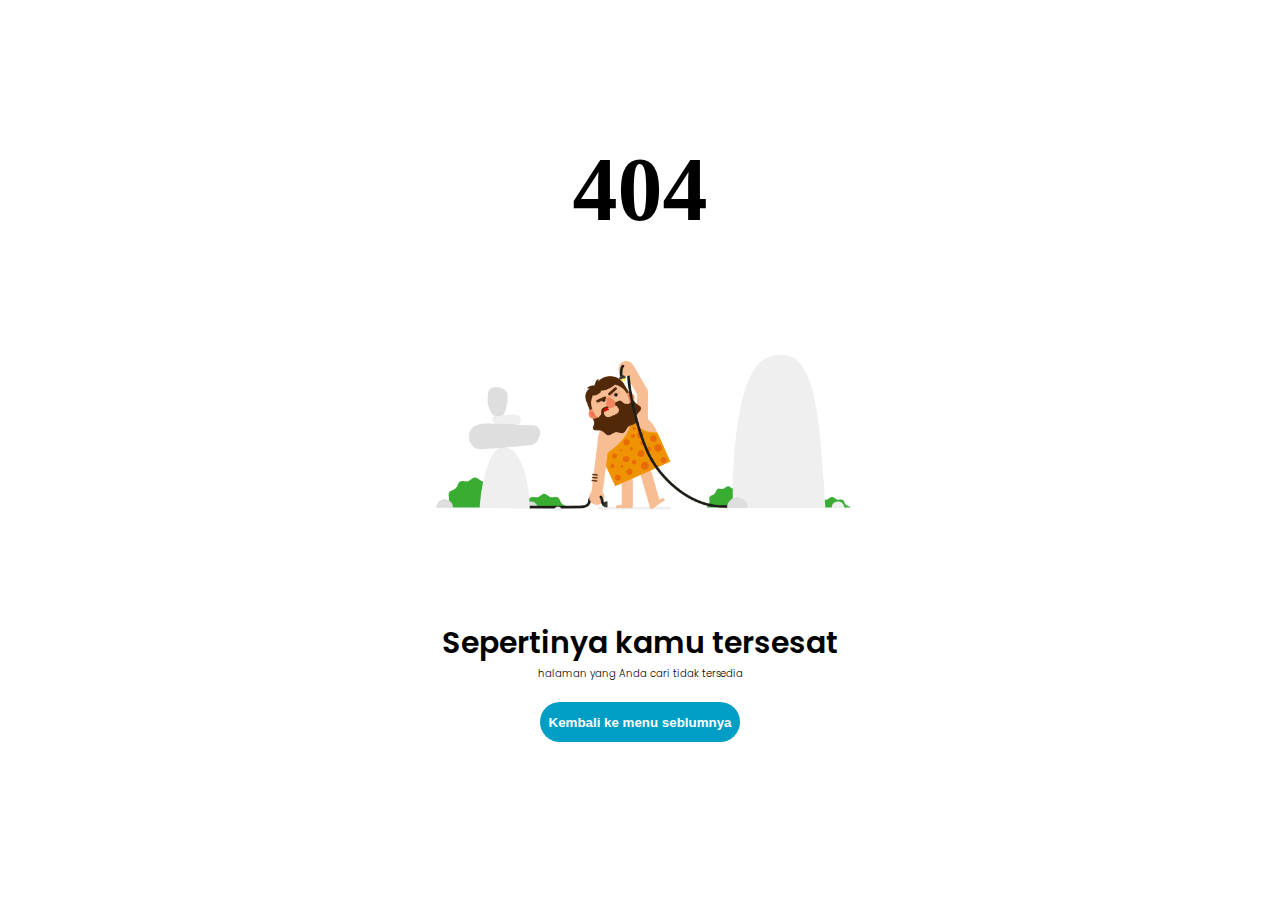
<file: eror/index.html>
<!DOCTYPE html>
<html lang="en">

<head>
    <meta charset="UTF-8">
    <meta name="viewport" content="width=device-width, initial-scale=1.0">
    <link rel="stylesheet" href="style.css">
    <title>404 Error</title>
</head>

<body>
    <div class="content">
        <h1>404</h1>
        <img src="gif/error.gif" alt="">
        <div class="text">
            <h2>Sepertinya kamu tersesat</h2>
            <p>halaman yang Anda cari tidak tersedia</p>
            <button id="goHomeBtn">Kembali ke menu seblumnya</button>
        </div>
    </div>
</body>
    <script>
        // Add event listener to the button
        document.getElementById('goHomeBtn').addEventListener('click', function() {
            // Use history.back() to go to the previous page
            // If no previous page exists, it will go to the home page
            window.history.back();
        });
    </script>
</html>
</file>
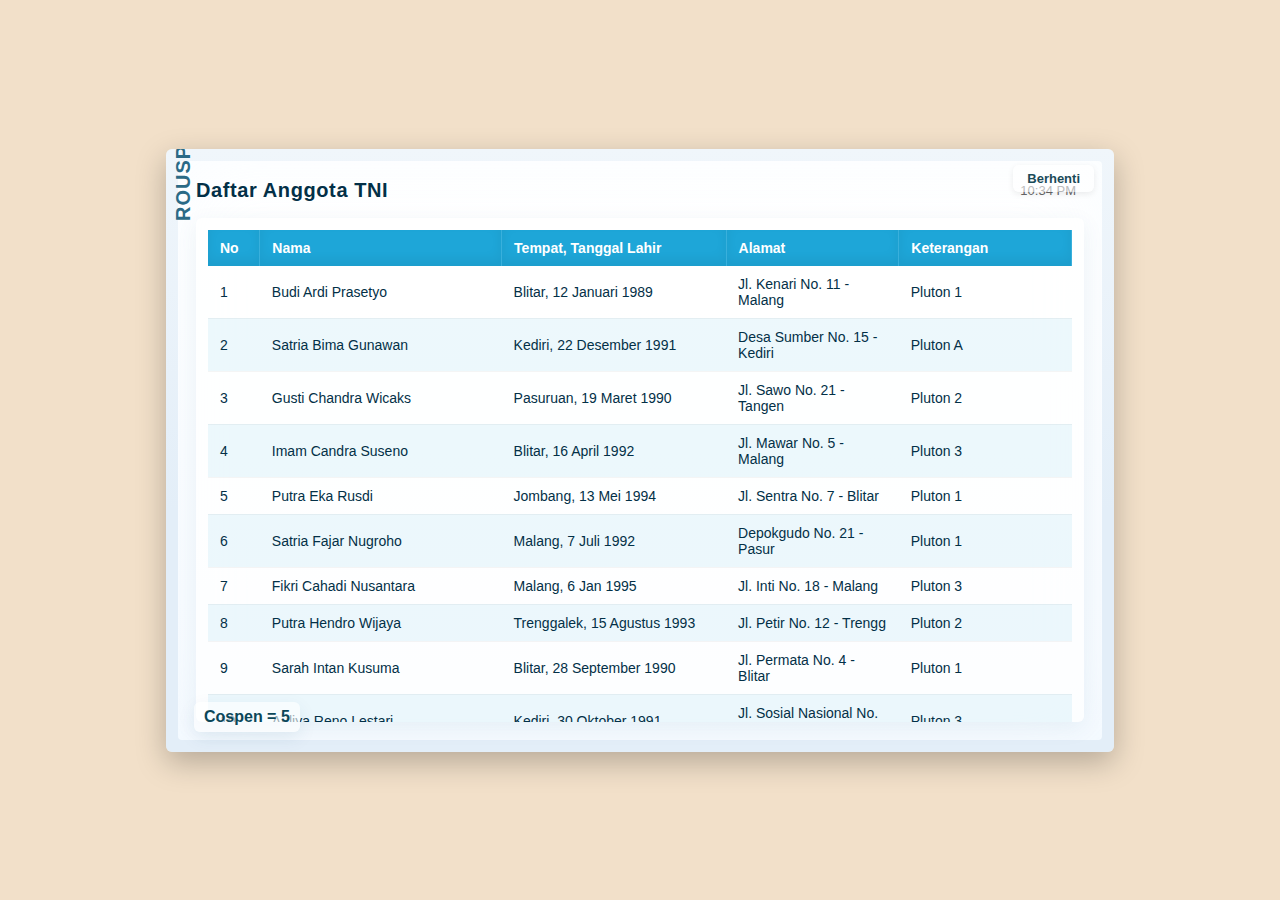
<file: projek2.html>
<!doctype html>
<html lang="id">
<head>
  <meta charset="utf-8" />
  <meta name="viewport" content="width=device-width,initial-scale=1" />
  <title>Papan Proyeksi - Tampilan Replika</title>
  <style>
    :root{
      --frame:#f0f6fb;
      --board-bg:#ffffff;
      --projector-glow: rgba(220,240,255,0.6);
      --blue-header: #1ea6d8;
      --blue-row: #cfeff9;
      --text:#033047;
    }
    html,body{height:100%;margin:0;font-family: "Segoe UI", Roboto, Arial, sans-serif;background:#f2e0c9;}
    .page{
      display:flex;
      align-items:center;
      justify-content:center;
      min-height:100vh;
      padding:24px;
      box-sizing:border-box;
    }

    /* frame papan */
    .frame{
      width:920px;
      max-width:95vw;
      aspect-ratio: 16 / 10;
      background: linear-gradient(180deg,var(--frame),#e3eef8 60%);
      border-radius:6px;
      padding:14px;
      box-shadow: 0 10px 30px rgba(0,0,0,0.25);
      position:relative;
      overflow:hidden;
    }

    /* bingkai putih papan tulis */
    .board{
      position:absolute;
      inset:12px;
      border-radius:4px;
      background: linear-gradient(180deg, #ffffff 0%, #f7fbff 100%);
      box-shadow: inset 0 0 120px var(--projector-glow);
      display:flex;
      flex-direction:column;
      padding:18px;
      box-sizing:border-box;
    }

    /* jam & atas kecil */
    .top-bar{
      display:flex;
      align-items:center;
      justify-content:space-between;
      margin-bottom:10px;
    }
    .title{
      font-weight:700;
      color:var(--text);
      font-size:20px;
      letter-spacing:0.6px;
    }
    .clock{
      font-size:13px;
      color:#666;
      background:#fff0;
      padding:4px 8px;
      border-radius:6px;
      box-shadow:none;
    }

    /* area tabel (mirip proyektor) */
    .proj-area{
      margin-top:6px;
      background: rgba(255,255,255,0.72);
      border-radius:6px;
      padding:12px;
      overflow:auto;
      box-shadow: 0 6px 22px rgba(18,90,130,0.07);
      flex:1;
      display:flex;
      flex-direction:column;
      gap:8px;
    }

    table{
      width:100%;
      border-collapse:collapse;
      font-size:14px;
      color:var(--text);
    }

    thead th{
      background:var(--blue-header);
      color:white;
      font-weight:800;
      padding:10px 12px;
      text-align:left;
      border-right:1px solid rgba(255,255,255,0.12);
      box-shadow: inset 0 -6px 12px rgba(0,0,0,0.06);
    }

    tbody td{
      padding:10px 12px;
      border-bottom:1px solid rgba(0,0,0,0.04);
    }

    tbody tr:nth-child(even) td{
      background: rgba(30,166,216,0.08); /* lembut biru */
    }

    /* footer text bar mirip gambar */
    .footer-bar{
      margin-top:8px;
      background: linear-gradient(90deg, rgba(26,140,180,0.08), rgba(26,140,180,0.04));
      padding:8px 12px;
      border-radius:6px;
      display:flex;
      justify-content:space-between;
      align-items:center;
      font-weight:700;
      color:var(--text);
      font-size:13px;
    }

    /* anotasi tebal "Rouspen" vertikal di sisi kiri */
    .annot-left{
      position:absolute;
      left:6px;
      top:72px;
      transform: rotate(-90deg);
      transform-origin:left top;
      font-weight:900;
      font-size:20px;
      color:#2b6a86;
      letter-spacing:1px;
      text-shadow: 0 1px 0 rgba(255,255,255,0.35);
    }

    /* anotasi bawah "Cospen = 5" */
    .annot-bottom{
      position:absolute;
      left:28px;
      bottom:20px;
      font-weight:900;
      font-size:16px;
      color:#0b4759;
      background: rgba(255,255,255,0.6);
      padding:6px 10px;
      border-radius:6px;
      box-shadow: 0 6px 18px rgba(10,80,110,0.08);
    }

    /* efek proyektor flare di kanan atas (mirip 'Berhenti') */
    .projector-button{
      position:absolute;
      right:20px;
      top:16px;
      background: linear-gradient(180deg,#fffb,#fff8);
      padding:6px 14px;
      border-radius:6px;
      font-weight:700;
      color:#1a4b58;
      box-shadow: 0 2px 6px rgba(0,0,0,0.08);
      font-size:13px;
    }

    /* responsif kecil */
    @media (max-width:520px){
      .annot-left{ display:none; }
      .annot-bottom{ left:12px; font-size:13px; }
      .title{ font-size:16px; }
    }
  </style>
</head>
<body>
  <div class="page">
    <div class="frame" role="region" aria-label="papan proyeksi">
      <div class="board">
        <div class="top-bar">
          <div class="title">Daftar Anggota TNI</div>
          <div class="clock">10:34 PM</div>
        </div>

        <div class="proj-area">
          <table aria-label="tabel data anggota">
            <thead>
              <tr>
                <th style="width:6%;">No</th>
                <th style="width:28%;">Nama</th>
                <th style="width:26%;">Tempat, Tanggal Lahir</th>
                <th style="width:20%;">Alamat</th>
                <th style="width:20%;">Keterangan</th>
              </tr>
            </thead>
            <tbody>
              <tr>
                <td>1</td>
                <td>Budi Ardi Prasetyo</td>
                <td>Blitar, 12 Januari 1989</td>
                <td>Jl. Kenari No. 11 - Malang</td>
                <td>Pluton 1</td>
              </tr>
              <tr>
                <td>2</td>
                <td>Satria Bima Gunawan</td>
                <td>Kediri, 22 Desember 1991</td>
                <td>Desa Sumber No. 15 - Kediri</td>
                <td>Pluton A</td>
              </tr>
              <tr>
                <td>3</td>
                <td>Gusti Chandra Wicaks</td>
                <td>Pasuruan, 19 Maret 1990</td>
                <td>Jl. Sawo No. 21 - Tangen</td>
                <td>Pluton 2</td>
              </tr>
              <tr>
                <td>4</td>
                <td>Imam Candra Suseno</td>
                <td>Blitar, 16 April 1992</td>
                <td>Jl. Mawar No. 5 - Malang</td>
                <td>Pluton 3</td>
              </tr>
              <tr>
                <td>5</td>
                <td>Putra Eka Rusdi</td>
                <td>Jombang, 13 Mei 1994</td>
                <td>Jl. Sentra No. 7 - Blitar</td>
                <td>Pluton 1</td>
              </tr>
              <tr>
                <td>6</td>
                <td>Satria Fajar Nugroho</td>
                <td>Malang, 7 Juli 1992</td>
                <td>Depokgudo No. 21 - Pasur</td>
                <td>Pluton 1</td>
              </tr>
              <tr>
                <td>7</td>
                <td>Fikri Cahadi Nusantara</td>
                <td>Malang, 6 Jan 1995</td>
                <td>Jl. Inti No. 18 - Malang</td>
                <td>Pluton 3</td>
              </tr>
              <tr>
                <td>8</td>
                <td>Putra Hendro Wijaya</td>
                <td>Trenggalek, 15 Agustus 1993</td>
                <td>Jl. Petir No. 12 - Trengg</td>
                <td>Pluton 2</td>
              </tr>
              <tr>
                <td>9</td>
                <td>Sarah Intan Kusuma</td>
                <td>Blitar, 28 September 1990</td>
                <td>Jl. Permata No. 4 - Blitar</td>
                <td>Pluton 1</td>
              </tr>
              <tr>
                <td>10</td>
                <td>Auliya Reno Lestari</td>
                <td>Kediri, 30 Oktober 1991</td>
                <td>Jl. Sosial Nasional No. 6 - Kediri</td>
                <td>Pluton 3</td>
              </tr>
            </tbody>
          </table>

          <div class="footer-bar">
            <div>Catatan: Kolom tebal pada header sesuai proyektor</div>
            <div>Jumlah Anggota: <strong>10 Orang</strong></div>
          </div>
        </div>

      </div>

      <!-- anotasi tebal seperti pada gambar -->
      <div class="annot-left">ROUSPEN</div>
      <div class="annot-bottom">Cospen = <strong>5</strong></div>

      <!-- tombol kecil di kanan atas (mirip kata "Berhenti" di gambar) -->
      <div class="projector-button">Berhenti</div>
    </div>
  </div>

  <script>
    // kecil: tambahkan efek glow yang perlahan untuk meniru proyektor
    (function(){
      const frame = document.querySelector('.board');
      let t = 0;
      setInterval(()=> {
        t += 0.02;
        const glow = 0.6 + Math.sin(t)*0.06;
        frame.style.boxShadow = `inset 0 0 ${Math.round(120*glow)}px rgba(220,240,255,${0.25*glow})`;
      },40);
    })();
  </script>
</body>
</html>
</file>
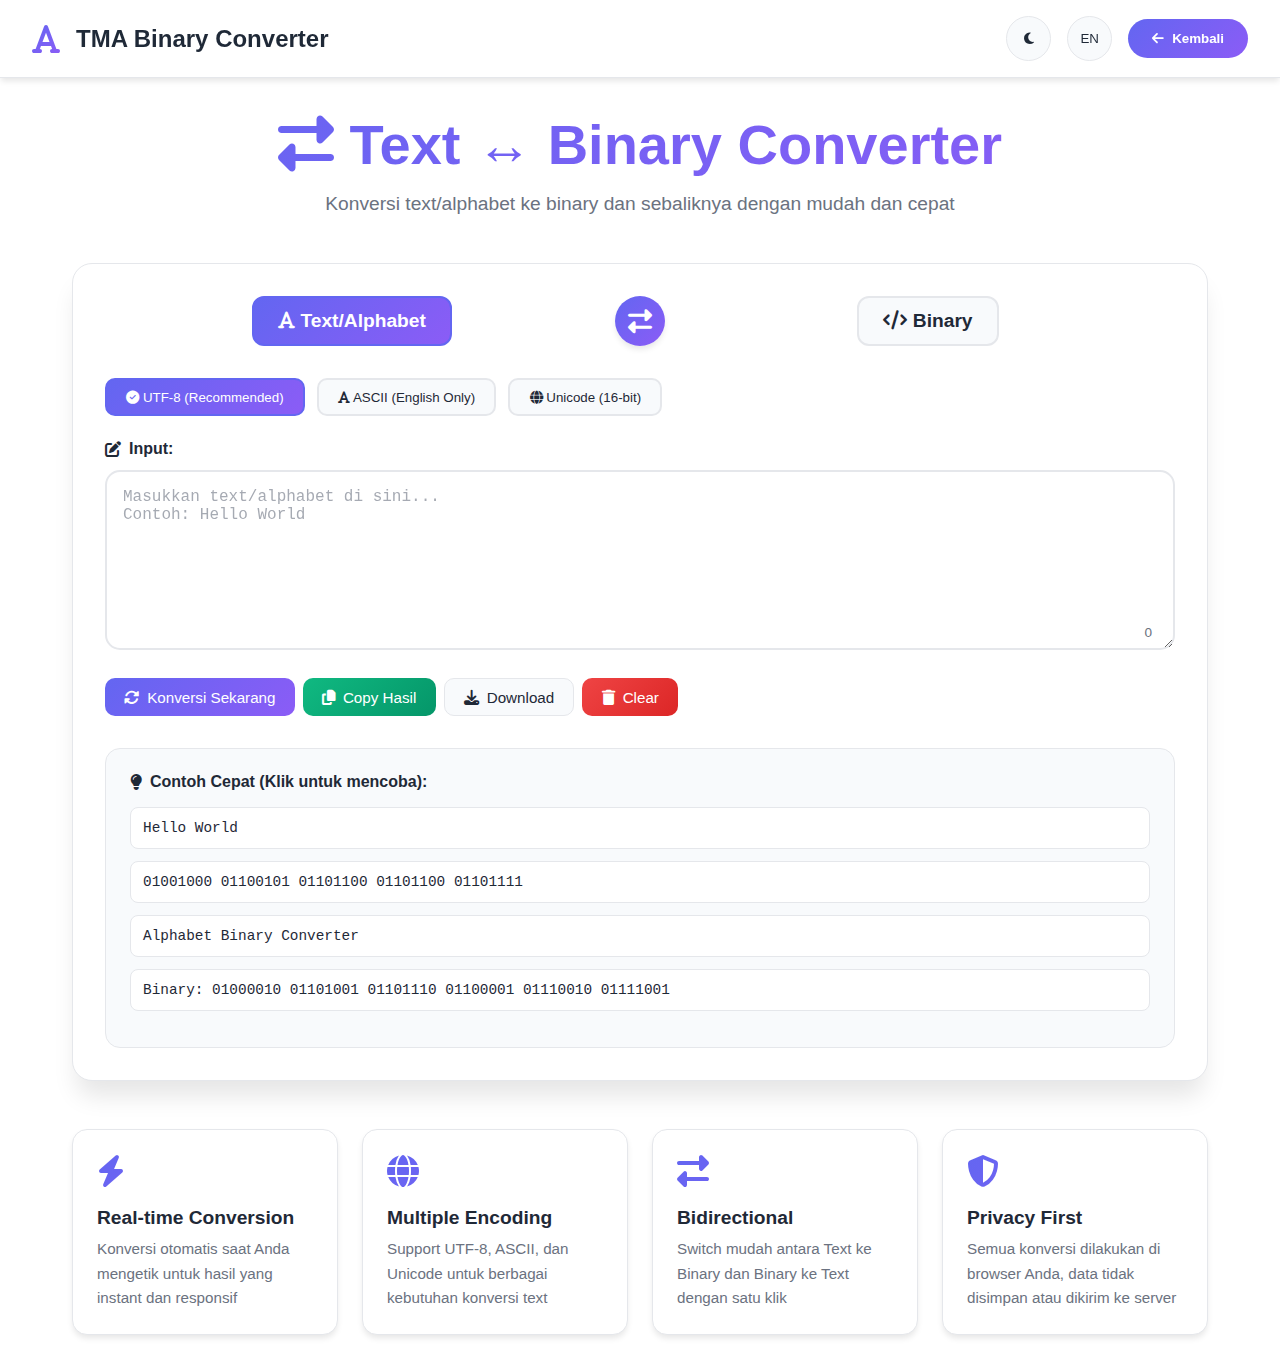
<file: tools/alphabet-binary-v4.html>
<!DOCTYPE html>
<html lang="id">
<head>
    <meta charset="UTF-8">
    <meta name="viewport" content="width=device-width, initial-scale=1.0">
    <title>TMA - Alphabet Binary Converter</title>
    <link href="https://cdnjs.cloudflare.com/ajax/libs/font-awesome/6.4.0/css/all.min.css" rel="stylesheet">
    <style>
        :root {
            --primary-color: #6366f1;
            --secondary-color: #8b5cf6;
            --accent-color: #06b6d4;
            --success-color: #10b981;
            --danger-color: #ef4444;
            --text-primary: #1f2937;
            --text-secondary: #6b7280;
            --bg-primary: #ffffff;
            --bg-secondary: #f8fafc;
            --bg-card: #ffffff;
            --border-color: #e5e7eb;
            --shadow: 0 4px 6px -1px rgb(0 0 0 / 0.1);
            --shadow-md: 0 10px 15px -3px rgb(0 0 0 / 0.1);
            --shadow-lg: 0 20px 25px -5px rgb(0 0 0 / 0.1);
        }

        [data-theme="dark"] {
            --text-primary: #f9fafb;
            --text-secondary: #d1d5db;
            --bg-primary: #0f172a;
            --bg-secondary: #1e293b;
            --bg-card: #1e293b;
            --border-color: #334155;
        }

        * {
            margin: 0;
            padding: 0;
            box-sizing: border-box;
            font-family: -apple-system, BlinkMacSystemFont, 'Segoe UI', Roboto, sans-serif;
        }

        body {
            background-color: var(--bg-primary);
            color: var(--text-primary);
            min-height: 100vh;
            transition: all 0.3s ease;
        }

        .navbar {
            background-color: var(--bg-card);
            backdrop-filter: blur(20px);
            padding: 1rem 2rem;
            position: fixed;
            width: 100%;
            top: 0;
            z-index: 1000;
            box-shadow: var(--shadow);
            border-bottom: 1px solid var(--border-color);
        }

        .nav-content {
            max-width: 1400px;
            margin: 0 auto;
            display: flex;
            justify-content: space-between;
            align-items: center;
        }

        .logo {
            display: flex;
            align-items: center;
            gap: 1rem;
            color: var(--text-primary);
        }

        .logo i {
            font-size: 2rem;
            background: linear-gradient(135deg, var(--primary-color), var(--secondary-color));
            -webkit-background-clip: text;
            -webkit-text-fill-color: transparent;
        }

        .logo h1 {
            font-size: 1.5rem;
        }

        .nav-actions {
            display: flex;
            align-items: center;
            gap: 1rem;
        }

        .theme-toggle, .lang-toggle {
            background: var(--bg-secondary);
            border: 1px solid var(--border-color);
            border-radius: 50%;
            width: 45px;
            height: 45px;
            display: flex;
            align-items: center;
            justify-content: center;
            cursor: pointer;
            color: var(--text-primary);
            transition: all 0.3s ease;
        }

        .theme-toggle:hover, .lang-toggle:hover {
            transform: scale(1.1);
            background: var(--bg-primary);
        }

        .back-button {
            background: linear-gradient(135deg, var(--primary-color), var(--secondary-color));
            color: white;
            border: none;
            padding: 0.75rem 1.5rem;
            border-radius: 50px;
            cursor: pointer;
            font-weight: 600;
            display: flex;
            align-items: center;
            gap: 0.5rem;
            transition: all 0.3s ease;
        }

        .back-button:hover {
            transform: translateY(-2px);
            box-shadow: var(--shadow-md);
        }

        .container {
            max-width: 1200px;
            margin: 7rem auto 2rem;
            padding: 0 2rem;
        }

        .hero {
            text-align: center;
            color: var(--text-primary);
            margin-bottom: 3rem;
            animation: fadeIn 1s ease;
        }

        .hero h1 {
            font-size: clamp(2rem, 5vw, 3.5rem);
            margin-bottom: 1rem;
            background: linear-gradient(135deg, var(--primary-color), var(--secondary-color));
            -webkit-background-clip: text;
            -webkit-text-fill-color: transparent;
        }

        .hero p {
            font-size: clamp(1rem, 2vw, 1.2rem);
            color: var(--text-secondary);
        }

        .converter-container {
            background: var(--bg-card);
            border-radius: 20px;
            padding: 2rem;
            box-shadow: var(--shadow-lg);
            border: 1px solid var(--border-color);
            animation: slideIn 0.5s ease;
        }

        .conversion-header {
            display: flex;
            align-items: center;
            justify-content: space-between;
            margin-bottom: 2rem;
            gap: 1rem;
            flex-wrap: wrap;
        }

        .conversion-type {
            flex: 1;
            min-width: 120px;
            text-align: center;
        }

        .type-label {
            font-size: 1.2rem;
            font-weight: 600;
            color: var(--text-primary);
            padding: 0.75rem 1.5rem;
            background: var(--bg-secondary);
            border-radius: 12px;
            display: inline-block;
            border: 2px solid var(--border-color);
            transition: all 0.3s ease;
        }

        .type-label.active {
            background: linear-gradient(135deg, var(--primary-color), var(--secondary-color));
            color: white;
            border-color: var(--primary-color);
        }

        .switch-button {
            background: linear-gradient(135deg, var(--primary-color), var(--secondary-color));
            color: white;
            border: none;
            width: 50px;
            height: 50px;
            border-radius: 50%;
            cursor: pointer;
            display: flex;
            align-items: center;
            justify-content: center;
            transition: all 0.4s ease;
            box-shadow: var(--shadow);
        }

        .switch-button:hover {
            transform: rotate(180deg) scale(1.1);
            box-shadow: var(--shadow-md);
        }

        .switch-button:active {
            transform: rotate(180deg) scale(0.95);
        }

        .switch-button i {
            font-size: 1.5rem;
        }

        .input-section {
            margin-bottom: 1.5rem;
        }

        .input-wrapper {
            position: relative;
        }

        .input-label {
            font-weight: 600;
            color: var(--text-primary);
            margin-bottom: 0.75rem;
            display: flex;
            align-items: center;
            gap: 0.5rem;
        }

        .input-area {
            width: 100%;
            min-height: 180px;
            padding: 1rem;
            border: 2px solid var(--border-color);
            border-radius: 15px;
            font-size: 1rem;
            transition: all 0.3s ease;
            background: var(--bg-primary);
            color: var(--text-primary);
            font-family: 'Courier New', monospace;
            resize: vertical;
        }

        .input-area:focus {
            outline: none;
            border-color: var(--primary-color);
            box-shadow: 0 0 0 3px rgba(99, 102, 241, 0.2);
        }

        .input-area::placeholder {
            color: var(--text-secondary);
            opacity: 0.6;
        }

        .char-count {
            position: absolute;
            bottom: 10px;
            right: 15px;
            font-size: 0.85rem;
            color: var(--text-secondary);
            background: var(--bg-card);
            padding: 0.25rem 0.5rem;
            border-radius: 5px;
        }

        .action-buttons {
            display: flex;
            gap: 0.5rem;
            margin-bottom: 1.5rem;
            flex-wrap: wrap;
        }

        .action-btn {
            padding: 0.6rem 1.2rem;
            background: var(--bg-secondary);
            color: var(--text-primary);
            border: 1px solid var(--border-color);
            border-radius: 10px;
            cursor: pointer;
            font-size: 0.95rem;
            transition: all 0.3s ease;
            display: flex;
            align-items: center;
            gap: 0.5rem;
            font-weight: 500;
        }

        .action-btn:hover {
            background: var(--bg-primary);
            transform: translateY(-2px);
            box-shadow: var(--shadow);
        }

        .action-btn.primary {
            background: linear-gradient(135deg, var(--primary-color), var(--secondary-color));
            color: white;
            border: none;
        }

        .action-btn.primary:hover {
            box-shadow: var(--shadow-md);
        }

        .action-btn.danger {
            background: linear-gradient(135deg, var(--danger-color), #dc2626);
            color: white;
            border: none;
        }

        .action-btn.success {
            background: linear-gradient(135deg, var(--success-color), #059669);
            color: white;
            border: none;
        }

        .output-section {
            margin-top: 1.5rem;
            padding: 1.5rem;
            background: var(--bg-secondary);
            border-radius: 15px;
            border-left: 4px solid var(--primary-color);
        }

        .output-label {
            font-weight: 600;
            color: var(--text-primary);
            margin-bottom: 1rem;
            display: flex;
            align-items: center;
            gap: 0.5rem;
        }

        .output-content {
            font-family: 'Courier New', monospace;
            color: var(--text-primary);
            line-height: 1.8;
            word-break: break-all;
            white-space: pre-wrap;
            max-height: 400px;
            overflow-y: auto;
            padding: 1rem;
            background: var(--bg-card);
            border-radius: 10px;
            border: 1px solid var(--border-color);
        }

        .info-cards {
            display: grid;
            grid-template-columns: repeat(auto-fit, minmax(250px, 1fr));
            gap: 1.5rem;
            margin-top: 3rem;
        }

        .info-card {
            background: var(--bg-card);
            border-radius: 15px;
            padding: 1.5rem;
            box-shadow: var(--shadow);
            border: 1px solid var(--border-color);
            transition: all 0.3s ease;
        }

        .info-card:hover {
            transform: translateY(-5px);
            box-shadow: var(--shadow-md);
        }

        .info-card-icon {
            font-size: 2rem;
            margin-bottom: 1rem;
            background: linear-gradient(135deg, var(--primary-color), var(--secondary-color));
            -webkit-background-clip: text;
            -webkit-text-fill-color: transparent;
        }

        .info-card h3 {
            font-size: 1.2rem;
            margin-bottom: 0.5rem;
            color: var(--text-primary);
        }

        .info-card p {
            color: var(--text-secondary);
            line-height: 1.6;
            font-size: 0.95rem;
        }

        .encoding-options {
            display: flex;
            gap: 0.75rem;
            margin-bottom: 1.5rem;
            flex-wrap: wrap;
        }

        .encoding-btn {
            padding: 0.6rem 1.2rem;
            background: var(--bg-secondary);
            color: var(--text-primary);
            border: 2px solid var(--border-color);
            border-radius: 10px;
            cursor: pointer;
            transition: all 0.3s ease;
            font-weight: 500;
        }

        .encoding-btn.active {
            background: linear-gradient(135deg, var(--primary-color), var(--secondary-color));
            color: white;
            border-color: var(--primary-color);
        }

        .encoding-btn:hover {
            transform: translateY(-2px);
            box-shadow: var(--shadow);
        }

        .binary-group {
            display: inline-block;
            margin: 0.25rem;
            padding: 0.25rem 0.5rem;
            background: var(--bg-primary);
            border-radius: 5px;
            border: 1px solid var(--border-color);
            font-size: 0.9rem;
        }

        .stats-bar {
            display: flex;
            gap: 1.5rem;
            margin-top: 1rem;
            padding: 1rem;
            background: var(--bg-card);
            border-radius: 10px;
            border: 1px solid var(--border-color);
            flex-wrap: wrap;
        }

        .stat-item {
            display: flex;
            flex-direction: column;
            gap: 0.25rem;
        }

        .stat-label {
            font-size: 0.85rem;
            color: var(--text-secondary);
        }

        .stat-value {
            font-size: 1.2rem;
            font-weight: 600;
            color: var(--primary-color);
        }

        .example-section {
            margin-top: 2rem;
            padding: 1.5rem;
            background: var(--bg-secondary);
            border-radius: 15px;
            border: 1px solid var(--border-color);
        }

        .example-title {
            font-weight: 600;
            color: var(--text-primary);
            margin-bottom: 1rem;
            display: flex;
            align-items: center;
            gap: 0.5rem;
        }

        .example-item {
            padding: 0.75rem;
            background: var(--bg-card);
            border-radius: 8px;
            margin-bottom: 0.75rem;
            cursor: pointer;
            transition: all 0.3s ease;
            border: 1px solid var(--border-color);
        }

        .example-item:hover {
            transform: translateX(5px);
            background: var(--bg-primary);
        }

        .example-text {
            font-family: 'Courier New', monospace;
            color: var(--text-primary);
            font-size: 0.9rem;
        }

        @keyframes fadeIn {
            from { opacity: 0; transform: translateY(20px); }
            to { opacity: 1; transform: translateY(0); }
        }

        @keyframes slideIn {
            from { opacity: 0; transform: translateX(-20px); }
            to { opacity: 1; transform: translateX(0); }
        }

        @media (max-width: 768px) {
            .navbar {
                padding: 1rem;
            }

            .nav-content {
                flex-wrap: wrap;
                gap: 1rem;
            }

            .logo h1 {
                font-size: 1.2rem;
            }

            .nav-actions {
                order: 3;
                width: 100%;
                justify-content: space-between;
            }

            .back-button {
                flex: 1;
            }

            .container {
                margin-top: 10rem;
                padding: 0 1rem;
            }

            .conversion-header {
                flex-direction: column;
            }

            .switch-button {
                transform: rotate(90deg);
            }

            .switch-button:hover {
                transform: rotate(270deg) scale(1.1);
            }

            .info-cards {
                grid-template-columns: 1fr;
            }

            .action-buttons {
                flex-direction: column;
            }

            .action-btn {
                width: 100%;
                justify-content: center;
            }

            .stats-bar {
                flex-direction: column;
                gap: 1rem;
            }

            .encoding-options {
                flex-direction: column;
            }

            .encoding-btn {
                width: 100%;
            }
        }
    </style>
</head>
<body>
    <nav class="navbar">
        <div class="nav-content">
            <div class="logo">
                <i class="fas fa-font"></i>
                <h1 data-id="TMA Binary Converter" data-en="TMA Binary Converter">TMA Binary Converter</h1>
            </div>
            <div class="nav-actions">
                <button class="theme-toggle" onclick="toggleTheme()" title="Toggle Theme">
                    <i class="fas fa-moon"></i>
                </button>
                <button class="lang-toggle" onclick="toggleLanguage()" title="Change Language">
                    <span>EN</span>
                </button>
                <button class="back-button" onclick="window.history.back()">
                    <i class="fas fa-arrow-left"></i>
                    <span data-id="Kembali" data-en="Back">Kembali</span>
                </button>
            </div>
        </div>
    </nav>

    <div class="container">
        <section class="hero">
            <h1>
                <i class="fas fa-exchange-alt"></i> 
                <span data-id="Text ↔ Binary Converter" data-en="Text ↔ Binary Converter">Text ↔ Binary Converter</span>
            </h1>
            <p data-id="Konversi text/alphabet ke binary dan sebaliknya dengan mudah dan cepat" data-en="Convert text/alphabet to binary and vice versa easily and quickly">
                Konversi text/alphabet ke binary dan sebaliknya dengan mudah dan cepat
            </p>
        </section>

        <div class="converter-container">
            <!-- Conversion Header with Switch -->
            <div class="conversion-header">
                <div class="conversion-type">
                    <div class="type-label active" id="sourceLabel">
                        <i class="fas fa-font"></i>
                        <span data-id="Text/Alphabet" data-en="Text/Alphabet">Text/Alphabet</span>
                    </div>
                </div>
                
                <button class="switch-button" onclick="switchConversion()" title="Switch Conversion">
                    <i class="fas fa-exchange-alt"></i>
                </button>
                
                <div class="conversion-type">
                    <div class="type-label" id="targetLabel">
                        <i class="fas fa-code"></i>
                        <span data-id="Binary" data-en="Binary">Binary</span>
                    </div>
                </div>
            </div>

            <!-- Encoding Options -->
            <div class="encoding-options">
                <button class="encoding-btn active" onclick="setEncoding('utf8')" data-encoding="utf8">
                    <i class="fas fa-check-circle"></i>
                    <span data-id="UTF-8 (Recommended)" data-en="UTF-8 (Recommended)">UTF-8 (Recommended)</span>
                </button>
                <button class="encoding-btn" onclick="setEncoding('ascii')" data-encoding="ascii">
                    <i class="fas fa-font"></i>
                    <span data-id="ASCII (English Only)" data-en="ASCII (English Only)">ASCII (English Only)</span>
                </button>
                <button class="encoding-btn" onclick="setEncoding('unicode')" data-encoding="unicode">
                    <i class="fas fa-globe"></i>
                    <span data-id="Unicode (16-bit)" data-en="Unicode (16-bit)">Unicode (16-bit)</span>
                </button>
            </div>

            <!-- Input Section -->
            <div class="input-section">
                <div class="input-label">
                    <i class="fas fa-edit"></i>
                    <span data-id="Input:" data-en="Input:">Input:</span>
                </div>
                <div class="input-wrapper">
                    <textarea 
                        class="input-area" 
                        id="inputText" 
                        placeholder="Masukkan text atau binary di sini..."
                        oninput="autoConvert()"
                    ></textarea>
                    <div class="char-count" id="charCount">0</div>
                </div>
            </div>

            <!-- Action Buttons -->
            <div class="action-buttons">
                <button class="action-btn primary" onclick="convert()">
                    <i class="fas fa-sync-alt"></i>
                    <span data-id="Konversi Sekarang" data-en="Convert Now">Konversi Sekarang</span>
                </button>
                <button class="action-btn success" onclick="copyOutput()">
                    <i class="fas fa-copy"></i>
                    <span data-id="Copy Hasil" data-en="Copy Result">Copy Hasil</span>
                </button>
                <button class="action-btn" onclick="downloadResult()">
                    <i class="fas fa-download"></i>
                    <span data-id="Download" data-en="Download">Download</span>
                </button>
                <button class="action-btn danger" onclick="clearAll()">
                    <i class="fas fa-trash"></i>
                    <span data-id="Clear" data-en="Clear">Clear</span>
                </button>
            </div>

            <!-- Output Section -->
            <div class="output-section" id="outputSection" style="display: none;">
                <div class="output-label">
                    <i class="fas fa-check-circle"></i>
                    <span data-id="Hasil Konversi:" data-en="Conversion Result:">Hasil Konversi:</span>
                </div>
                <div class="output-content" id="outputText"></div>
                
                <!-- Stats Bar -->
                <div class="stats-bar" id="statsBar">
                    <div class="stat-item">
                        <span class="stat-label" data-id="Karakter" data-en="Characters">Karakter</span>
                        <span class="stat-value" id="charStats">0</span>
                    </div>
                    <div class="stat-item">
                        <span class="stat-label" data-id="Kata" data-en="Words">Kata</span>
                        <span class="stat-value" id="wordStats">0</span>
                    </div>
                    <div class="stat-item">
                        <span class="stat-label" data-id="Binary Groups" data-en="Binary Groups">Binary Groups</span>
                        <span class="stat-value" id="binaryStats">0</span>
                    </div>
                    <div class="stat-item">
                        <span class="stat-label" data-id="Bytes" data-en="Bytes">Bytes</span>
                        <span class="stat-value" id="byteStats">0</span>
                    </div>
                </div>
            </div>

            <!-- Example Section -->
            <div class="example-section">
                <div class="example-title">
                    <i class="fas fa-lightbulb"></i>
                    <span data-id="Contoh Cepat (Klik untuk mencoba):" data-en="Quick Examples (Click to try):">Contoh Cepat (Klik untuk mencoba):</span>
                </div>
                <div class="example-item" onclick="loadExample('Hello World')">
                    <div class="example-text">Hello World</div>
                </div>
                <div class="example-item" onclick="loadExample('01001000 01100101 01101100 01101100 01101111')">
                    <div class="example-text">01001000 01100101 01101100 01101100 01101111</div>
                </div>
                <div class="example-item" onclick="loadExample('Alphabet Binary Converter')">
                    <div class="example-text">Alphabet Binary Converter</div>
                </div>
                <div class="example-item" onclick="loadExample('Binary: 01000010 01101001 01101110 01100001 01110010 01111001')">
                    <div class="example-text">Binary: 01000010 01101001 01101110 01100001 01110010 01111001</div>
                </div>
            </div>
        </div>

        <!-- Info Cards -->
        <div class="info-cards">
            <div class="info-card">
                <div class="info-card-icon">
                    <i class="fas fa-bolt"></i>
                </div>
                <h3 data-id="Real-time Conversion" data-en="Real-time Conversion">Real-time Conversion</h3>
                <p data-id="Konversi otomatis saat Anda mengetik untuk hasil yang instant dan responsif" data-en="Automatic conversion as you type for instant and responsive results">
                    Konversi otomatis saat Anda mengetik untuk hasil yang instant dan responsif
                </p>
            </div>

            <div class="info-card">
                <div class="info-card-icon">
                    <i class="fas fa-globe"></i>
                </div>
                <h3 data-id="Multiple Encoding" data-en="Multiple Encoding">Multiple Encoding</h3>
                <p data-id="Support UTF-8, ASCII, dan Unicode untuk berbagai kebutuhan konversi text" data-en="Support UTF-8, ASCII, and Unicode for various text conversion needs">
                    Support UTF-8, ASCII, dan Unicode untuk berbagai kebutuhan konversi text
                </p>
            </div>

            <div class="info-card">
                <div class="info-card-icon">
                    <i class="fas fa-exchange-alt"></i>
                </div>
                <h3 data-id="Bidirectional" data-en="Bidirectional">Bidirectional</h3>
                <p data-id="Switch mudah antara Text ke Binary dan Binary ke Text dengan satu klik" data-en="Easy switch between Text to Binary and Binary to Text with one click">
                    Switch mudah antara Text ke Binary dan Binary ke Text dengan satu klik
                </p>
            </div>

            <div class="info-card">
                <div class="info-card-icon">
                    <i class="fas fa-shield-alt"></i>
                </div>
                <h3 data-id="Privacy First" data-en="Privacy First">Privacy First</h3>
                <p data-id="Semua konversi dilakukan di browser Anda, data tidak disimpan atau dikirim ke server" data-en="All conversions done in your browser, no data stored or sent to server">
                    Semua konversi dilakukan di browser Anda, data tidak disimpan atau dikirim ke server
                </p>
            </div>
        </div>
    </div>

    <script>
        let currentLang = localStorage.getItem('language') || 'id';
        let isTextToBinary = true;
        let currentEncoding = 'utf8';
        
        function initTheme() {
            const savedTheme = localStorage.getItem('theme');
            const prefersDark = window.matchMedia && window.matchMedia('(prefers-color-scheme: dark)').matches;
            const themeIcon = document.querySelector('.theme-toggle i');
            
            if (savedTheme === 'dark' || (!savedTheme && prefersDark)) {
                document.body.setAttribute('data-theme', 'dark');
                if (themeIcon) themeIcon.className = 'fas fa-sun';
            }
        }

        function toggleTheme() {
            const body = document.body;
            const themeIcon = document.querySelector('.theme-toggle i');
            
            if (body.getAttribute('data-theme') === 'dark') {
                body.removeAttribute('data-theme');
                themeIcon.className = 'fas fa-moon';
                localStorage.setItem('theme', 'light');
            } else {
                body.setAttribute('data-theme', 'dark');
                themeIcon.className = 'fas fa-sun';
                localStorage.setItem('theme', 'dark');
            }
        }

        function toggleLanguage() {
            const langButton = document.querySelector('.lang-toggle span');
            const elements = document.querySelectorAll('[data-id][data-en]');
            
            if (currentLang === 'id') {
                currentLang = 'en';
                langButton.textContent = 'ID';
                elements.forEach(el => {
                    const newText = el.getAttribute('data-en');
                    if (newText) el.textContent = newText;
                });
            } else {
                currentLang = 'id';
                langButton.textContent = 'EN';
                elements.forEach(el => {
                    const newText = el.getAttribute('data-id');
                    if (newText) el.textContent = newText;
                });
            }
            localStorage.setItem('language', currentLang);
            updatePlaceholder();
        }

        function initLanguage() {
            if (currentLang === 'en') {
                const langButton = document.querySelector('.lang-toggle span');
                langButton.textContent = 'ID';
                const elements = document.querySelectorAll('[data-id][data-en]');
                elements.forEach(el => {
                    const newText = el.getAttribute('data-en');
                    if (newText) el.textContent = newText;
                });
            }
            updatePlaceholder();
        }

        function updatePlaceholder() {
            const input= document.getElementById('inputText');
            if (isTextToBinary) {
                input.placeholder = currentLang === 'id' ? 
                    'Masukkan text/alphabet di sini...\nContoh: Hello World' : 
                    'Enter text/alphabet here...\nExample: Hello World';
            } else {
                input.placeholder = currentLang === 'id' ? 
                    'Masukkan binary di sini...\nContoh: 01001000 01100101 01101100 01101100 01101111' : 
                    'Enter binary here...\nExample: 01001000 01100101 01101100 01101100 01101111';
            }
        }

        function switchConversion() {
            isTextToBinary = !isTextToBinary;
            
            const sourceLabel = document.getElementById('sourceLabel');
            const targetLabel = document.getElementById('targetLabel');
            
            // Toggle active class
            sourceLabel.classList.toggle('active');
            targetLabel.classList.toggle('active');
            
            // Update labels
            const sourceSpan = sourceLabel.querySelector('span');
            const targetSpan = targetLabel.querySelector('span');
            
            if (isTextToBinary) {
                sourceSpan.setAttribute('data-id', 'Text/Alphabet');
                sourceSpan.setAttribute('data-en', 'Text/Alphabet');
                targetSpan.setAttribute('data-id', 'Binary');
                targetSpan.setAttribute('data-en', 'Binary');
                sourceLabel.querySelector('i').className = 'fas fa-font';
                targetLabel.querySelector('i').className = 'fas fa-code';
            } else {
                sourceSpan.setAttribute('data-id', 'Binary');
                sourceSpan.setAttribute('data-en', 'Binary');
                targetSpan.setAttribute('data-id', 'Text/Alphabet');
                targetSpan.setAttribute('data-en', 'Text/Alphabet');
                sourceLabel.querySelector('i').className = 'fas fa-code';
                targetLabel.querySelector('i').className = 'fas fa-font';
            }
            
            // Update text based on current language
            if (currentLang === 'id') {
                sourceSpan.textContent = sourceSpan.getAttribute('data-id');
                targetSpan.textContent = targetSpan.getAttribute('data-id');
            } else {
                sourceSpan.textContent = sourceSpan.getAttribute('data-en');
                targetSpan.textContent = targetSpan.getAttribute('data-en');
            }
            
            // Swap input and output content
            const input = document.getElementById('inputText');
            const output = document.getElementById('outputText');
            
            if (output.textContent) {
                const temp = output.textContent;
                input.value = temp;
                output.textContent = '';
            } else {
                input.value = '';
            }
            
            updatePlaceholder();
            updateCharCount();
            
            // Auto convert if there's content
            if (input.value.trim()) {
                convert();
            } else {
                document.getElementById('outputSection').style.display = 'none';
            }
        }

        function setEncoding(encoding) {
            currentEncoding = encoding;
            
            // Update active button
            document.querySelectorAll('.encoding-btn').forEach(btn => {
                btn.classList.remove('active');
            });
            document.querySelector(`[data-encoding="${encoding}"]`).classList.add('active');
            
            // Reconvert if there's input
            if (document.getElementById('inputText').value.trim()) {
                convert();
            }
        }

        function textToBinary(text) {
            let result = [];
            
            for (let i = 0; i < text.length; i++) {
                let charCode = text.charCodeAt(i);
                let binary = '';
                
                switch(currentEncoding) {
                    case 'ascii':
                        if (charCode > 127) {
                            // Non-ASCII character, use UTF-8 encoding instead
                            binary = charCode.toString(2).padStart(8, '0');
                        } else {
                            binary = charCode.toString(2).padStart(8, '0');
                        }
                        break;
                    case 'utf8':
                        // Simple UTF-8 (for BMP characters)
                        if (charCode < 128) {
                            binary = charCode.toString(2).padStart(8, '0');
                        } else {
                            binary = charCode.toString(2).padStart(16, '0');
                        }
                        break;
                    case 'unicode':
                        binary = charCode.toString(2).padStart(16, '0');
                        break;
                }
                
                result.push(binary);
            }
            
            return result;
        }

        function binaryToText(binary) {
            // Remove extra spaces and split
            const binaryArray = binary.trim().replace(/\s+/g, ' ').split(' ');
            let result = '';
            
            for (let bin of binaryArray) {
                // Skip empty strings
                if (!bin) continue;
                
                // Validate binary
                if (!/^[01]+$/.test(bin)) {
                    continue;
                }
                
                const charCode = parseInt(bin, 2);
                
                // Validate char code
                if (isNaN(charCode) || charCode > 1114111) {
                    continue;
                }
                
                try {
                    result += String.fromCharCode(charCode);
                } catch (e) {
                    continue;
                }
            }
            
            return result;
        }

        function convert() {
            const input = document.getElementById('inputText').value;
            const outputSection = document.getElementById('outputSection');
            const outputText = document.getElementById('outputText');
            
            if (!input.trim()) {
                outputSection.style.display = 'none';
                return;
            }
            
            let result = '';
            
            try {
                if (isTextToBinary) {
                    // Text to Binary
                    const binaryArray = textToBinary(input);
                    result = binaryArray.join(' ');
                    
                    // Display with grouping
                    outputText.innerHTML = binaryArray.map(bin => 
                        `<span class="binary-group">${bin}</span>`
                    ).join(' ');
                    
                    // Update stats
                    updateStats(input, binaryArray, true);
                } else {
                    // Binary to Text
                    result = binaryToText(input);
                    outputText.textContent = result;
                    
                    // Update stats
                    const binaryArray = input.trim().split(/\s+/).filter(b => b);
                    updateStats(result, binaryArray, false);
                }
                
                outputSection.style.display = 'block';
            } catch (error) {
                outputText.textContent = currentLang === 'id' ? 
                    'Error: Format input tidak valid!' : 
                    'Error: Invalid input format!';
                outputSection.style.display = 'block';
            }
        }

        function updateStats(text, binaryArray, isTextInput) {
            const charStats = document.getElementById('charStats');
            const wordStats = document.getElementById('wordStats');
            const binaryStats = document.getElementById('binaryStats');
            const byteStats = document.getElementById('byteStats');
            
            if (isTextInput) {
                charStats.textContent = text.length;
                wordStats.textContent = text.trim().split(/\s+/).filter(w => w).length;
                binaryStats.textContent = binaryArray.length;
                
                // Calculate bytes based on encoding
                let bytes = 0;
                if (currentEncoding === 'ascii' || currentEncoding === 'utf8') {
                    bytes = binaryArray.filter(b => b.length === 8).length + 
                            binaryArray.filter(b => b.length === 16).length * 2;
                } else {
                    bytes = binaryArray.length * 2;
                }
                byteStats.textContent = bytes;
            } else {
                charStats.textContent = text.length;
                wordStats.textContent = text.trim().split(/\s+/).filter(w => w).length;
                binaryStats.textContent = binaryArray.length;
                
                let bytes = 0;
                binaryArray.forEach(bin => {
                    if (bin.length === 8) bytes += 1;
                    else if (bin.length === 16) bytes += 2;
                });
                byteStats.textContent = bytes;
            }
        }

        function autoConvert() {
            updateCharCount();
            // Add small delay for better performance
            clearTimeout(window.convertTimeout);
            window.convertTimeout = setTimeout(() => {
                convert();
            }, 300);
        }

        function updateCharCount() {
            const input = document.getElementById('inputText').value;
            const count = input.length;
            document.getElementById('charCount').textContent = count.toLocaleString();
        }

        function copyOutput() {
            const output = document.getElementById('outputText');
            const text = output.textContent;
            
            if (!text) {
                alert(currentLang === 'id' ? 'Tidak ada hasil untuk dicopy!' : 'No result to copy!');
                return;
            }
            
            navigator.clipboard.writeText(text).then(() => {
                // Show success feedback
                const btn = event.target.closest('.action-btn');
                const originalHTML = btn.innerHTML;
                btn.innerHTML = '<i class="fas fa-check"></i> ' + 
                    (currentLang === 'id' ? 'Tersalin!' : 'Copied!');
                
                setTimeout(() => {
                    btn.innerHTML = originalHTML;
                }, 2000);
            }).catch(() => {
                alert(currentLang === 'id' ? 'Gagal menyalin!' : 'Failed to copy!');
            });
        }

        function clearAll() {
            if (confirm(currentLang === 'id' ? 
                'Apakah Anda yakin ingin menghapus semua data?' : 
                'Are you sure you want to clear all data?')) {
                document.getElementById('inputText').value = '';
                document.getElementById('outputText').textContent = '';
                document.getElementById('outputSection').style.display = 'none';
                updateCharCount();
            }
        }

        function downloadResult() {
            const output = document.getElementById('outputText').textContent;
            
            if (!output) {
                alert(currentLang === 'id' ? 'Tidak ada hasil untuk didownload!' : 'No result to download!');
                return;
            }
            
            const filename = isTextToBinary ? 
                'binary_output.txt' : 
                'text_output.txt';
            
            const blob = new Blob([output], { type: 'text/plain;charset=utf-8' });
            const url = URL.createObjectURL(blob);
            const a = document.createElement('a');
            a.href = url;
            a.download = filename;
            document.body.appendChild(a);
            a.click();
            document.body.removeChild(a);
            URL.revokeObjectURL(url);
            
            // Show success message
            alert(currentLang === 'id' ? 
                'File berhasil didownload!' : 
                'File downloaded successfully!');
        }

        function loadExample(text) {
            const input = document.getElementById('inputText');
            
            // Detect if it's binary or text
            if (/^[01\s]+$/.test(text)) {
                // It's binary
                if (isTextToBinary) {
                    switchConversion();
                }
                input.value = text;
            } else {
                // It's text
                if (!isTextToBinary) {
                    switchConversion();
                }
                input.value = text.replace('Binary: ', '');
            }
            
            updateCharCount();
            convert();
            
            // Scroll to input
            input.scrollIntoView({ behavior: 'smooth', block: 'center' });
        }

        // Initialize
        document.addEventListener('DOMContentLoaded', () => {
            initTheme();
            initLanguage();
            
            // Add keyboard shortcuts
            document.addEventListener('keydown', (e) => {
                // Ctrl/Cmd + Enter to convert
                if ((e.ctrlKey || e.metaKey) && e.key === 'Enter') {
                    e.preventDefault();
                    convert();
                }
                
                // Ctrl/Cmd + K to clear
                if ((e.ctrlKey || e.metaKey) && e.key === 'k') {
                    e.preventDefault();
                    clearAll();
                }
                
                // Ctrl/Cmd + S to switch
                if ((e.ctrlKey || e.metaKey) && e.key === 's') {
                    e.preventDefault();
                    switchConversion();
                }
            });
        });
    </script>
</body>
</html>
</file>
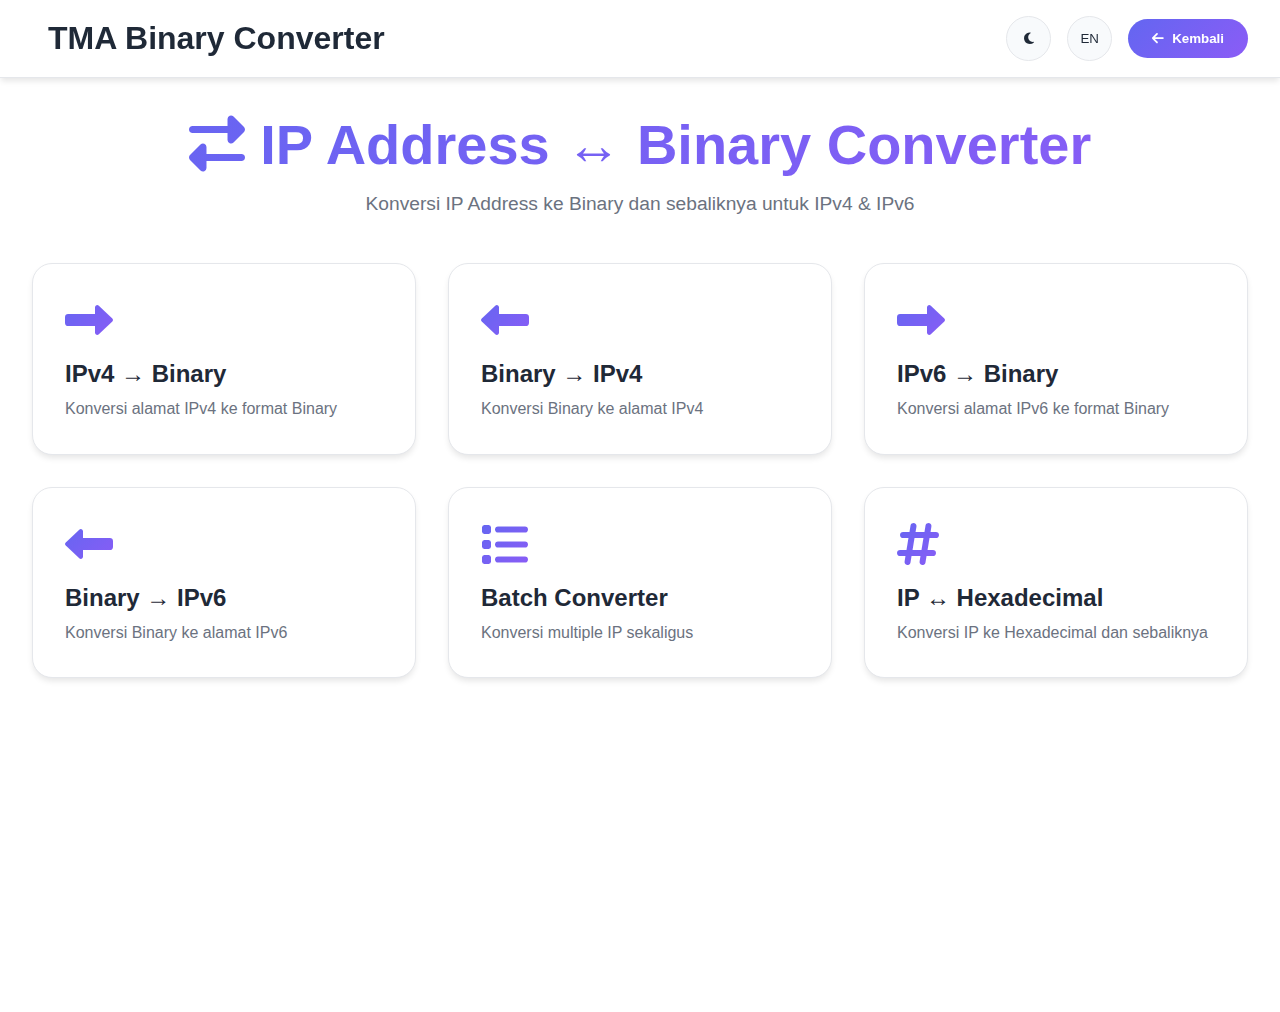
<file: tools/ip-to-binary.html>
<!DOCTYPE html>
<html lang="id">
<head>
    <meta charset="UTF-8">
    <meta name="viewport" content="width=device-width, initial-scale=1.0">
    <title>TMA - IP to Binary Converter</title>
    <link href="https://cdnjs.cloudflare.com/ajax/libs/font-awesome/6.4.0/css/all.min.css" rel="stylesheet">
    <style>
        :root {
            --primary-color: #6366f1;
            --secondary-color: #8b5cf6;
            --accent-color: #06b6d4;
            --success-color: #10b981;
            --danger-color: #ef4444;
            --text-primary: #1f2937;
            --text-secondary: #6b7280;
            --bg-primary: #ffffff;
            --bg-secondary: #f8fafc;
            --bg-card: #ffffff;
            --border-color: #e5e7eb;
            --shadow: 0 4px 6px -1px rgb(0 0 0 / 0.1);
            --shadow-md: 0 10px 15px -3px rgb(0 0 0 / 0.1);
            --shadow-lg: 0 20px 25px -5px rgb(0 0 0 / 0.1);
        }

        [data-theme="dark"] {
            --text-primary: #f9fafb;
            --text-secondary: #d1d5db;
            --bg-primary: #0f172a;
            --bg-secondary: #1e293b;
            --bg-card: #1e293b;
            --border-color: #334155;
        }

        * {
            margin: 0;
            padding: 0;
            box-sizing: border-box;
            font-family: -apple-system, BlinkMacSystemFont, 'Segoe UI', Roboto, sans-serif;
        }

        body {
            background-color: var(--bg-primary);
            color: var(--text-primary);
            min-height: 100vh;
            transition: all 0.3s ease;
        }

        .navbar {
            background-color: var(--bg-card);
            backdrop-filter: blur(20px);
            padding: 1rem 2rem;
            position: fixed;
            width: 100%;
            top: 0;
            z-index: 1000;
            box-shadow: var(--shadow);
            border-bottom: 1px solid var(--border-color);
        }

        .nav-content {
            max-width: 1400px;
            margin: 0 auto;
            display: flex;
            justify-content: space-between;
            align-items: center;
        }

        .logo {
            display: flex;
            align-items: center;
            gap: 1rem;
            color: var(--text-primary);
        }

        .logo i {
            font-size: 2rem;
            background: linear-gradient(135deg, var(--primary-color), var(--secondary-color));
            -webkit-background-clip: text;
            -webkit-text-fill-color: transparent;
        }

        .nav-actions {
            display: flex;
            align-items: center;
            gap: 1rem;
        }

        .theme-toggle, .lang-toggle {
            background: var(--bg-secondary);
            border: 1px solid var(--border-color);
            border-radius: 50%;
            width: 45px;
            height: 45px;
            display: flex;
            align-items: center;
            justify-content: center;
            cursor: pointer;
            color: var(--text-primary);
            transition: all 0.3s ease;
        }

        .theme-toggle:hover, .lang-toggle:hover {
            transform: scale(1.1);
            background: var(--bg-primary);
        }

        .back-button {
            background: linear-gradient(135deg, var(--primary-color), var(--secondary-color));
            color: white;
            border: none;
            padding: 0.75rem 1.5rem;
            border-radius: 50px;
            cursor: pointer;
            font-weight: 600;
            display: flex;
            align-items: center;
            gap: 0.5rem;
            transition: all 0.3s ease;
        }

        .back-button:hover {
            transform: translateY(-2px);
            box-shadow: var(--shadow-md);
        }

        .container {
            max-width: 1400px;
            margin: 7rem auto 2rem;
            padding: 0 2rem;
        }

        .hero {
            text-align: center;
            color: var(--text-primary);
            margin-bottom: 3rem;
            animation: fadeIn 1s ease;
        }

        .hero h1 {
            font-size: clamp(2rem, 5vw, 3.5rem);
            margin-bottom: 1rem;
            background: linear-gradient(135deg, var(--primary-color), var(--secondary-color));
            -webkit-background-clip: text;
            -webkit-text-fill-color: transparent;
        }

        .hero p {
            font-size: clamp(1rem, 2vw, 1.2rem);
            color: var(--text-secondary);
        }

        .tools-grid {
            display: grid;
            grid-template-columns: repeat(auto-fit, minmax(300px, 1fr));
            gap: 2rem;
            margin-bottom: 3rem;
        }

        .tool-card {
            background: var(--bg-card);
            border-radius: 20px;
            padding: 2rem;
            cursor: pointer;
            transition: all 0.4s ease;
            box-shadow: var(--shadow);
            border: 1px solid var(--border-color);
        }

        .tool-card:hover {
            transform: translateY(-10px);
            box-shadow: var(--shadow-lg);
        }

        .tool-card i {
            font-size: 3rem;
            margin-bottom: 1rem;
            background: linear-gradient(135deg, var(--primary-color), var(--secondary-color));
            -webkit-background-clip: text;
            -webkit-text-fill-color: transparent;
        }

        .tool-card h3 {
            font-size: 1.5rem;
            margin-bottom: 0.5rem;
            color: var(--text-primary);
        }

        .tool-card p {
            color: var(--text-secondary);
            line-height: 1.6;
        }

        .calculator-section {
            background: var(--bg-card);
            border-radius: 20px;
            padding: 2rem;
            margin-bottom: 2rem;
            display: none;
            animation: slideIn 0.5s ease;
            box-shadow: var(--shadow);
            border: 1px solid var(--border-color);
        }

        .calculator-section.active {
            display: block;
        }

        .form-group {
            margin-bottom: 1.5rem;
        }

        .form-group label {
            display: block;
            margin-bottom: 0.5rem;
            color: var(--text-primary);
            font-weight: 600;
        }

        .form-group input, .form-group select, .form-group textarea {
            width: 100%;
            padding: 0.8rem;
            border: 2px solid var(--border-color);
            border-radius: 10px;
            font-size: 1rem;
            transition: all 0.3s ease;
            background: var(--bg-primary);
            color: var(--text-primary);
            font-family: 'Courier New', monospace;
        }

        .form-group textarea {
            resize: vertical;
            min-height: 100px;
        }

        .form-group input:focus, .form-group select:focus, .form-group textarea:focus {
            outline: none;
            border-color: var(--primary-color);
            box-shadow: 0 0 0 3px rgba(99, 102, 241, 0.2);
        }

        .button-group {
            display: flex;
            gap: 1rem;
            flex-wrap: wrap;
        }

        .tool-button {
            flex: 1;
            min-width: 150px;
            padding: 1rem;
            background: linear-gradient(135deg, var(--primary-color), var(--secondary-color));
            color: white;
            border: none;
            border-radius: 10px;
            cursor: pointer;
            font-weight: 600;
            transition: all 0.3s ease;
            display: flex;
            align-items: center;
            justify-content: center;
            gap: 0.5rem;
        }

        .tool-button:hover {
            transform: translateY(-2px);
            box-shadow: var(--shadow-md);
        }

        .tool-button.secondary {
            background: linear-gradient(135deg, var(--danger-color), #dc2626);
        }

        .tool-button.copy-btn {
            background: linear-gradient(135deg, var(--success-color), #059669);
        }

        .results-container {
            background: var(--bg-card);
            border-radius: 20px;
            padding: 2rem;
            margin-top: 2rem;
            display: none;
            box-shadow: var(--shadow);
            border: 1px solid var(--border-color);
        }

        .results-container.show {
            display: block;
            animation: slideIn 0.5s ease;
        }

        .result-item {
            padding: 1rem;
            border-bottom: 1px solid var(--border-color);
            display: flex;
            justify-content: space-between;
            align-items: center;
            gap: 1rem;
        }

        .result-item:last-child {
            border-bottom: none;
        }

        .result-label {
            font-weight: 600;
            color: var(--text-primary);
            min-width: 150px;
        }

        .result-value {
            color: var(--text-secondary);
            font-family: 'Courier New', monospace;
            padding: 0.5rem 1rem;
            background: var(--bg-secondary);
            border-radius: 5px;
            word-break: break-all;
            flex: 1;
        }

        .binary-display {
            font-family: 'Courier New', monospace;
            background: var(--bg-secondary);
            padding: 1rem;
            border-radius: 10px;
            margin: 1rem 0;
            word-break: break-all;
            line-height: 1.8;
            border-left: 4px solid var(--primary-color);
        }

        .octet-group {
            display: inline-block;
            margin: 0.25rem;
            padding: 0.25rem 0.5rem;
            background: var(--bg-card);
            border-radius: 5px;
            border: 1px solid var(--border-color);
        }

        .info-box {
            background: var(--bg-secondary);
            border-left: 4px solid var(--primary-color);
            padding: 1rem;
            border-radius: 10px;
            margin: 1rem 0;
            color: var(--text-primary);
        }

        .info-box i {
            color: var(--primary-color);
            margin-right: 0.5rem;
        }

        .tab-buttons {
            display: flex;
            gap: 1rem;
            margin-bottom: 2rem;
            flex-wrap: wrap;
        }

        .tab-button {
            flex: 1;
            min-width: 120px;
            padding: 0.75rem 1.5rem;
            background: var(--bg-secondary);
            color: var(--text-primary);
            border: 2px solid var(--border-color);
            border-radius: 10px;
            cursor: pointer;
            font-weight: 600;
            transition: all 0.3s ease;
        }

        .tab-button.active {
            background: linear-gradient(135deg, var(--primary-color), var(--secondary-color));
            color: white;
            border-color: var(--primary-color);
        }

        @keyframes fadeIn {
            from { opacity: 0; transform: translateY(20px); }
            to { opacity: 1; transform: translateY(0); }
        }

        @keyframes slideIn {
            from { opacity: 0; transform: translateX(-20px); }
            to { opacity: 1; transform: translateX(0); }
        }

        @media (max-width: 768px) {
            .navbar {
                padding: 1rem;
            }

            .nav-content {
                flex-wrap: wrap;
                gap: 1rem;
            }

            .logo h1 {
                font-size: 1.2rem;
            }

            .nav-actions {
                order: 3;
                width: 100%;
                justify-content: space-between;
            }

            .back-button {
                flex: 1;
            }

            .container {
                margin-top: 10rem;
                padding: 0 1rem;
            }

            .tools-grid {
                grid-template-columns: 1fr;
                gap: 1rem;
            }

            .button-group {
                flex-direction: column;
            }

            .tool-button {
                width: 100%;
            }

            .result-item {
                flex-direction: column;
                align-items: flex-start;
                gap: 0.5rem;
            }

            .result-value {
                width: 100%;
            }

            .result-label {
                min-width: auto;
            }
        }
    </style>
</head>
<body>
    <nav class="navbar">
        <div class="nav-content">
            <div class="logo">
                <i class="fas fa-binary"></i>
                <h1 data-id="TMA Binary Converter" data-en="TMA Binary Converter">TMA Binary Converter</h1>
            </div>
            <div class="nav-actions">
                <button class="theme-toggle" onclick="toggleTheme()" title="Toggle Theme">
                    <i class="fas fa-moon"></i>
                </button>
                <button class="lang-toggle" onclick="toggleLanguage()" title="Change Language">
                    <span>EN</span>
                </button>
                <button class="back-button" onclick="window.history.back()">
                    <i class="fas fa-arrow-left"></i>
                    <span data-id="Kembali" data-en="Back">Kembali</span>
                </button>
            </div>
        </div>
    </nav>

    <div class="container">
        <section class="hero">
            <h1>
                <i class="fas fa-exchange-alt"></i> 
                <span data-id="IP Address ↔ Binary Converter" data-en="IP Address ↔ Binary Converter">IP Address ↔ Binary Converter</span>
            </h1>
            <p data-id="Konversi IP Address ke Binary dan sebaliknya untuk IPv4 & IPv6" data-en="Convert IP Address to Binary and vice versa for IPv4 & IPv6">
                Konversi IP Address ke Binary dan sebaliknya untuk IPv4 & IPv6
            </p>
        </section>

        <div class="tools-grid" id="toolsGrid">
            <div class="tool-card" onclick="showTool('ipv4ToBinary')">
                <i class="fas fa-long-arrow-alt-right"></i>
                <h3 data-id="IPv4 → Binary" data-en="IPv4 → Binary">IPv4 → Binary</h3>
                <p data-id="Konversi alamat IPv4 ke format Binary" data-en="Convert IPv4 address to Binary format">
                    Konversi alamat IPv4 ke format Binary
                </p>
            </div>

            <div class="tool-card" onclick="showTool('binaryToIPv4')">
                <i class="fas fa-long-arrow-alt-left"></i>
                <h3 data-id="Binary → IPv4" data-en="Binary → IPv4">Binary → IPv4</h3>
                <p data-id="Konversi Binary ke alamat IPv4" data-en="Convert Binary to IPv4 address">
                    Konversi Binary ke alamat IPv4
                </p>
            </div>

            <div class="tool-card" onclick="showTool('ipv6ToBinary')">
                <i class="fas fa-long-arrow-alt-right"></i>
                <h3 data-id="IPv6 → Binary" data-en="IPv6 → Binary">IPv6 → Binary</h3>
                <p data-id="Konversi alamat IPv6 ke format Binary" data-en="Convert IPv6 address to Binary format">
                    Konversi alamat IPv6 ke format Binary
                </p>
            </div>

            <div class="tool-card" onclick="showTool('binaryToIPv6')">
                <i class="fas fa-long-arrow-alt-left"></i>
                <h3 data-id="Binary → IPv6" data-en="Binary → IPv6">Binary → IPv6</h3>
                <p data-id="Konversi Binary ke alamat IPv6" data-en="Convert Binary to IPv6 address">
                    Konversi Binary ke alamat IPv6
                </p>
            </div>

            <div class="tool-card" onclick="showTool('batchConverter')">
                <i class="fas fa-list"></i>
                <h3 data-id="Batch Converter" data-en="Batch Converter">Batch Converter</h3>
                <p data-id="Konversi multiple IP sekaligus" data-en="Convert multiple IPs at once">
                    Konversi multiple IP sekaligus
                </p>
            </div>

            <div class="tool-card" onclick="showTool('hexConverter')">
                <i class="fas fa-hashtag"></i>
                <h3 data-id="IP ↔ Hexadecimal" data-en="IP ↔ Hexadecimal">IP ↔ Hexadecimal</h3>
                <p data-id="Konversi IP ke Hexadecimal dan sebaliknya" data-en="Convert IP to Hexadecimal and vice versa">
                    Konversi IP ke Hexadecimal dan sebaliknya
                </p>
            </div>
        </div>

        <!-- IPv4 to Binary -->
        <div id="ipv4ToBinary" class="calculator-section">
            <h2><i class="fas fa-long-arrow-alt-right"></i> <span data-id="IPv4 to Binary Converter" data-en="IPv4 to Binary Converter">IPv4 to Binary Converter</span></h2>
            <div class="info-box">
                <i class="fas fa-info-circle"></i>
                <span data-id="Masukkan alamat IPv4 untuk mengkonversinya ke format Binary" data-en="Enter IPv4 address to convert it to Binary format">
                    Masukkan alamat IPv4 untuk mengkonversinya ke format Binary
                </span>
            </div>

            <div class="form-group">
                <label data-id="IPv4 Address" data-en="IPv4 Address">IPv4 Address</label>
                <input type="text" id="ipv4Input" placeholder="192.168.1.1">
            </div>

            <div class="button-group">
                <button class="tool-button" onclick="convertIPv4ToBinary()">
                    <i class="fas fa-play"></i>
                    <span data-id="Konversi" data-en="Convert">Konversi</span>
                </button>
                <button class="tool-button copy-btn" onclick="copyIPv4BinaryResult()">
                    <i class="fas fa-copy"></i>
                    <span data-id="Copy Binary" data-en="Copy Binary">Copy Binary</span>
                </button>
                <button class="tool-button secondary" onclick="resetIPv4ToBinary()">
                    <i class="fas fa-redo"></i>
                    <span data-id="Reset" data-en="Reset">Reset</span>
                </button>
            </div>

            <div id="ipv4ToBinaryResults" class="results-container"></div>
        </div>

        <!-- Binary to IPv4 -->
        <div id="binaryToIPv4" class="calculator-section">
            <h2><i class="fas fa-long-arrow-alt-left"></i> <span data-id="Binary to IPv4 Converter" data-en="Binary to IPv4 Converter">Binary to IPv4 Converter</span></h2>
            <div class="info-box">
                <i class="fas fa-info-circle"></i>
                <span data-id="Masukkan 32-bit Binary untuk mengkonversinya ke IPv4" data-en="Enter 32-bit Binary to convert it to IPv4">
                    Masukkan 32-bit Binary untuk mengkonversinya ke IPv4
                </span>
            </div>

            <div class="form-group">
                <label data-id="Binary (32 bits)" data-en="Binary (32 bits)">Binary (32 bits)</label>
                <input type="text" id="binaryIPv4Input" placeholder="11000000101010000000000100000001">
            </div>

            <div class="button-group">
                <button class="tool-button" onclick="convertBinaryToIPv4()">
                    <i class="fas fa-play"></i>
                    <span data-id="Konversi" data-en="Convert">Konversi</span>
                </button>
                <button class="tool-button copy-btn" onclick="copyBinaryIPv4Result()">
                    <i class="fas fa-copy"></i>
                    <span data-id="Copy IPv4" data-en="Copy IPv4">Copy IPv4</span>
                </button>
                <button class="tool-button secondary" onclick="resetBinaryToIPv4()">
                    <i class="fas fa-redo"></i>
                    <span data-id="Reset" data-en="Reset">Reset</span>
                </button>
            </div>

            <div id="binaryToIPv4Results" class="results-container"></div>
        </div>

        <!-- IPv6 to Binary -->
        <div id="ipv6ToBinary" class="calculator-section">
            <h2><i class="fas fa-long-arrow-alt-right"></i> <span data-id="IPv6 to Binary Converter" data-en="IPv6 to Binary Converter">IPv6 to Binary Converter</span></h2>
            <div class="info-box">
                <i class="fas fa-info-circle"></i>
                <span data-id="Masukkan alamat IPv6 untuk mengkonversinya ke format Binary" data-en="Enter IPv6 address to convert it to Binary format">
                    Masukkan alamat IPv6 untuk mengkonversinya ke format Binary
                </span>
            </div>

            <div class="form-group">
                <label data-id="IPv6 Address" data-en="IPv6 Address">IPv6 Address</label>
                <input type="text" id="ipv6Input" placeholder="2001:0db8:85a3:0000:0000:8a2e:0370:7334">
            </div>

            <div class="button-group">
                <button class="tool-button" onclick="convertIPv6ToBinary()">
                    <i class="fas fa-play"></i>
                    <span data-id="Konversi" data-en="Convert">Konversi</span>
                </button>
                <button class="tool-button copy-btn" onclick="copyIPv6BinaryResult()">
                    <i class="fas fa-copy"></i>
                    <span data-id="Copy Binary" data-en="Copy Binary">Copy Binary</span>
                </button>
                <button class="tool-button secondary" onclick="resetIPv6ToBinary()">
                    <i class="fas fa-redo"></i>
                    <span data-id="Reset" data-en="Reset">Reset</span>
                </button>
            </div>

            <div id="ipv6ToBinaryResults" class="results-container"></div>
        </div>

        <!-- Binary to IPv6 -->
        <div id="binaryToIPv6" class="calculator-section">
            <h2><i class="fas fa-long-arrow-alt-left"></i> <span data-id="Binary to IPv6 Converter" data-en="Binary to IPv6 Converter">Binary to IPv6 Converter</span></h2>
            <div class="info-box">
                <i class="fas fa-info-circle"></i>
                <span data-id="Masukkan 128-bit Binary untuk mengkonversinya ke IPv6" data-en="Enter 128-bit Binary to convert it to IPv6">
                    Masukkan 128-bit Binary untuk mengkonversinya ke IPv6
                </span>
            </div>

            <div class="form-group">
                <label data-id="Binary (128 bits)" data-en="Binary (128 bits)">Binary (128 bits)</label>
                <textarea id="binaryIPv6Input" placeholder="00100000000000010000110110111000100001011010001100000000000000000000000000000000100010100010111000000011011100000111001100110100"></textarea>
            </div>

            <div class="button-group">
                <button class="tool-button" onclick="convertBinaryToIPv6()">
                    <i class="fas fa-play"></i>
                    <span data-id="Konversi" data-en="Convert">Konversi</span>
                </button>
                <button class="tool-button copy-btn" onclick="copyBinaryIPv6Result()">
                    <i class="fas fa-copy"></i>
                    <span data-id="Copy IPv6" data-en="Copy IPv6">Copy IPv6</span>
                </button>
                <button class="tool-button secondary" onclick="resetBinaryToIPv6()">
                    <i class="fas fa-redo"></i>
                    <span data-id="Reset" data-en="Reset">Reset</span>
                </button>
            </div>

            <div id="binaryToIPv6Results" class="results-container"></div>
        </div>

        <!-- Batch Converter -->
        <div id="batchConverter" class="calculator-section">
            <h2><i class="fas fa-list"></i> <span data-id="Batch IP Converter" data-en="Batch IP Converter">Batch IP Converter</span></h2>
            <div class="info-box">
                <i class="fas fa-info-circle"></i>
                <span data-id="Konversi multiple IP addresses sekaligus (satu per baris)" data-en="Convert multiple IP addresses at once (one per line)">
                    Konversi multiple IP addresses sekaligus (satu per baris)
                </span>
            </div>

            <div class="form-group">
                <label data-id="IP Addresses (satu per baris)" data-en="IP Addresses (one per line)">IP Addresses (satu per baris)</label>
                <textarea id="batchInput" placeholder="192.168.1.1&#10;10.0.0.1&#10;172.16.0.1"></textarea>
            </div>

            <div class="button-group">
                <button class="tool-button" onclick="convertBatch()">
                    <i class="fas fa-play"></i>
                    <span data-id="Konversi Semua" data-en="Convert All">Konversi Semua</span>
                </button>
                <button class="tool-button copy-btn" onclick="copyBatchResult()">
                    <i class="fas fa-copy"></i>
                    <span data-id="Copy Hasil" data-en="Copy Results">Copy Hasil</span>
                </button>
                <button class="tool-button secondary" onclick="resetBatch()">
                    <i class="fas fa-redo"></i>
                    <span data-id="Reset" data-en="Reset">Reset</span>
                </button>
            </div>

            <div id="batchResults" class="results-container"></div>
        </div>

        <!-- Hex Converter -->
        <div id="hexConverter" class="calculator-section">
            <h2><i class="fas fa-hashtag"></i> <span data-id="IP ↔ Hexadecimal Converter" data-en="IP ↔ Hexadecimal Converter">IP ↔ Hexadecimal Converter</span></h2>
            <div class="info-box">
                <i class="fas fa-info-circle"></i>
                <span data-id="Konversi antara IP Address dan Hexadecimal" data-en="Convert between IP Address and Hexadecimal">
                    Konversi antara IP Address dan Hexadecimal
                </span>
            </div>

            <div class="tab-buttons">
                <button class="tab-button active" onclick="setHexTab('ipToHex')" data-id="IP → Hex" data-en="IP → Hex">IP → Hex</button>
                <button class="tab-button" onclick="setHexTab('hexToIp')" data-id="Hex → IP" data-en="Hex → IP">Hex → IP</button>
            </div>

            <div id="ipToHexTab">
                <div class="form-group">
                    <label data-id="IP Address (IPv4 atau IPv6)" data-en="IP Address (IPv4 or IPv6)">IP Address (IPv4 atau IPv6)</label>
                    <input type="text" id="ipToHexInput" placeholder="192.168.1.1 atau 2001:db8::1">
                </div>
            </div>

            <div id="hexToIpTab" style="display: none;">
                <div class="form-group">
                    <label data-id="Hexadecimal" data-en="Hexadecimal">Hexadecimal</label>
                    <input type="text" id="hexToIpInput" placeholder="C0A80101 atau 20010db8000000000000000000000001">
                </div>
            </div>

            <div class="button-group">
                <button class="tool-button" onclick="convertHex()">
                    <i class="fas fa-sync"></i>
                    <span data-id="Konversi" data-en="Convert">Konversi</span>
                </button>
                <button class="tool-button copy-btn" onclick="copyHexResult()">
                    <i class="fas fa-copy"></i>
                    <span data-id="Copy Hasil" data-en="Copy Result">Copy Hasil</span>
                </button>
                <button class="tool-button secondary" onclick="resetHex()">
                    <i class="fas fa-redo"></i>
                    <span data-id="Reset" data-en="Reset">Reset</span>
                </button>
            </div>

            <div id="hexResults" class="results-container"></div>
        </div>
    </div>

    <script>
        let currentLang = localStorage.getItem('language') || 'id';
        let currentHexTab = 'ipToHex';
        let lastBinaryResult = '';
        let lastIPResult = '';
        let lastHexResult = '';
        
        function initTheme() {
            const savedTheme = localStorage.getItem('theme');
            const prefersDark = window.matchMedia && window.matchMedia('(prefers-color-scheme: dark)').matches;
            const themeIcon = document.querySelector('.theme-toggle i');
            
            if (savedTheme === 'dark' || (!savedTheme && prefersDark)) {
                document.body.setAttribute('data-theme', 'dark');
                if (themeIcon) themeIcon.className = 'fas fa-sun';
            }
        }

        function toggleTheme() {
            const body = document.body;
            const themeIcon = document.querySelector('.theme-toggle i');
            
            if (body.getAttribute('data-theme') === 'dark') {
                body.removeAttribute('data-theme');
                themeIcon.className = 'fas fa-moon';
                localStorage.setItem('theme', 'light');
            } else {
                body.setAttribute('data-theme', 'dark');
                themeIcon.className = 'fas fa-sun';
                localStorage.setItem('theme', 'dark');
            }
        }

        function toggleLanguage() {
            const langButton = document.querySelector('.lang-toggle span');
            const elements = document.querySelectorAll('[data-id][data-en]');
            
            if (currentLang === 'id') {
                currentLang = 'en';
                langButton.textContent = 'ID';
                elements.forEach(el => {
                    const newText = el.getAttribute('data-en');
                    if (newText) el.textContent = newText;
                });
            } else {
                currentLang = 'id';
                langButton.textContent = 'EN';
                elements.forEach(el => {
                    const newText = el.getAttribute('data-id');
                    if (newText) el.textContent = newText;
                });
            }
            localStorage.setItem('language', currentLang);
        }

        function initLanguage() {
            if (currentLang === 'en') {
                const langButton = document.querySelector('.lang-toggle span');
                langButton.textContent = 'ID';
                const elements = document.querySelectorAll('[data-id][data-en]');
                elements.forEach(el => {
                    const newText = el.getAttribute('data-en');
                    if (newText) el.textContent = newText;
                });
            }
        }

        // Utility Functions
        function validateIPv4(ip) {
            const regex = /^(25[0-5]|2[0-4][0-9]|[01]?[0-9][0-9]?)\.(25[0-5]|2[0-4][0-9]|[01]?[0-9][0-9]?)\.(25[0-5]|2[0-4][0-9]|[01]?[0-9][0-9]?)\.(25[0-5]|2[0-4][0-9]|[01]?[0-9][0-9]?)$/;
            return regex.test(ip);
        }

        function validateIPv6(ip) {
            // Expand IPv6 shorthand
            const regex = /^(([0-9a-fA-F]{1,4}:){7}[0-9a-fA-F]{1,4}|([0-9a-fA-F]{1,4}:){1,7}:|([0-9a-fA-F]{1,4}:){1,6}:[0-9a-fA-F]{1,4}|([0-9a-fA-F]{1,4}:){1,5}(:[0-9a-fA-F]{1,4}){1,2}|([0-9a-fA-F]{1,4}:){1,4}(:[0-9a-fA-F]{1,4}){1,3}|([0-9a-fA-F]{1,4}:){1,3}(:[0-9a-fA-F]{1,4}){1,4}|([0-9a-fA-F]{1,4}:){1,2}(:[0-9a-fA-F]{1,4}){1,5}|[0-9a-fA-F]{1,4}:((:[0-9a-fA-F]{1,4}){1,6})|:((:[0-9a-fA-F]{1,4}){1,7}|:)|fe80:(:[0-9a-fA-F]{0,4}){0,4}%[0-9a-zA-Z]{1,}|::(ffff(:0{1,4}){0,1}:){0,1}((25[0-5]|(2[0-4]|1{0,1}[0-9]){0,1}[0-9])\.){3}(25[0-5]|(2[0-4]|1{0,1}[0-9]){0,1}[0-9])|([0-9a-fA-F]{1,4}:){1,4}:((25[0-5]|(2[0-4]|1{0,1}[0-9]){0,1}[0-9])\.){3}(25[0-5]|(2[0-4]|1{0,1}[0-9]){0,1}[0-9]))$/;
            return regex.test(ip);
        }

        function expandIPv6(ip) {
            // Handle :: expansion
            if (ip.includes('::')) {
                const parts = ip.split('::');
                const left = parts[0] ? parts[0].split(':') : [];
                const right = parts[1] ? parts[1].split(':') : [];
                const missing = 8 - left.length - right.length;
                const middle = Array(missing).fill('0000');
                const expanded = [...left, ...middle, ...right];
                ip = expanded.join(':');
            }
            
            // Pad each segment to 4 digits
            return ip.split(':').map(segment => segment.padStart(4, '0')).join(':');
        }

        function showTool(toolId) {
            document.querySelectorAll('.calculator-section').forEach(section => {
                section.classList.remove('active');
            });
            document.getElementById(toolId).classList.add('active');
            window.scrollTo({ top: 0, behavior: 'smooth' });
        }

        function copyToClipboard(text) {
            navigator.clipboard.writeText(text).then(() => {
                alert(currentLang === 'id' ? 'Berhasil disalin!' : 'Copied successfully!');
            });
        }

        // IPv4 to Binary Converter
        function convertIPv4ToBinary() {
            const ip = document.getElementById('ipv4Input').value.trim();
            
            if (!validateIPv4(ip)) {
                alert(currentLang === 'id' ? 'Format IPv4 tidak valid!' : 'Invalid IPv4 format!');
                return;
            }

            const octets = ip.split('.');
            const binaryOctets = octets.map(octet => {
                const binary = parseInt(octet).toString(2).padStart(8, '0');
                return binary;
            });

            const fullBinary = binaryOctets.join('');
            lastBinaryResult = fullBinary;

            const labels = currentLang === 'id' ? {
                title: 'Hasil Konversi IPv4 → Binary',
                original: 'IPv4 Original',
                binary: 'Binary (32 bits)',
                decimal: 'Decimal Value',
                hex: 'Hexadecimal',
                breakdown: 'Breakdown per Octet'
            } : {
                title: 'IPv4 → Binary Conversion Result',
                original: 'Original IPv4',
                binary: 'Binary (32 bits)',
                decimal: 'Decimal Value',
                hex: 'Hexadecimal',
                breakdown: 'Breakdown per Octet'
            };

            let breakdownHTML = '<div style="margin-top: 1rem;">';
            octets.forEach((octet, index) => {
                const binary = binaryOctets[index];
                breakdownHTML += `
                    <div class="result-item">
                        <span class="result-label">Octet ${index + 1} (${octet})</span>
                        <span class="result-value"><span class="octet-group">${binary}</span></span>
                    </div>
                `;
            });
            breakdownHTML += '</div>';

            const decimalValue = parseInt(fullBinary, 2);
            const hexValue = octets.map(o => parseInt(o).toString(16).padStart(2, '0').toUpperCase()).join('.');

            const resultsHTML = `
                <h3>${labels.title}</h3>
                <div class="result-item">
                    <span class="result-label">${labels.original}</span>
                    <span class="result-value">${ip}</span>
                </div>
                <div class="result-item">
                    <span class="result-label">${labels.binary}</span>
                    <span class="result-value">${fullBinary}</span>
                </div>
                <div class="binary-display">
                    ${binaryOctets.map(b => `<span class="octet-group">${b}</span>`).join(' ')}
                </div>
                <div class="result-item">
                    <span class="result-label">${labels.hex}</span>
                    <span class="result-value">${hexValue}</span>
                </div>
                <h4 style="margin-top: 1.5rem; margin-bottom: 0.5rem;">${labels.breakdown}</h4>
                ${breakdownHTML}
            `;

            const resultsDiv = document.getElementById('ipv4ToBinaryResults');
            resultsDiv.innerHTML = resultsHTML;
            resultsDiv.classList.add('show');
        }

        function copyIPv4BinaryResult() {
            if (lastBinaryResult) {
                copyToClipboard(lastBinaryResult);
            } else {
                alert(currentLang === 'id' ? 'Belum ada hasil konversi!' : 'No conversion result yet!');
            }
        }

        function resetIPv4ToBinary() {
            document.getElementById('ipv4Input').value = '';
            document.getElementById('ipv4ToBinaryResults').classList.remove('show');
            lastBinaryResult = '';
        }

        // Binary to IPv4 Converter
        function convertBinaryToIPv4() {
            const binary = document.getElementById('binaryIPv4Input').value.trim().replace(/\s/g, '');
            
            if (!/^[01]{32}$/.test(binary)) {
                alert(currentLang === 'id' ? 'Binary harus 32 bit (hanya 0 dan 1)!' : 'Binary must be 32 bits (only 0 and 1)!');
                return;
            }

            const octets = [];
            for (let i = 0; i < 32; i += 8) {
                const octet = binary.substring(i, i + 8);
                const decimal = parseInt(octet, 2);
                octets.push(decimal);
            }

            const ipv4 = octets.join('.');
            lastIPResult = ipv4;

            const labels = currentLang === 'id' ? {
                title: 'Hasil Konversi Binary → IPv4',
                binary: 'Binary Input',
                ipv4: 'IPv4 Address',
                hex: 'Hexadecimal',
                breakdown: 'Breakdown per Octet'
            } : {
                title: 'Binary → IPv4 Conversion Result',
                binary: 'Binary Input',
                ipv4: 'IPv4 Address',
                hex: 'Hexadecimal',
                breakdown: 'Breakdown per Octet'
            };

            let breakdownHTML = '<div style="margin-top: 1rem;">';
            for (let i = 0; i < 32; i += 8) {
                const octet = binary.substring(i, i + 8);
                const decimal = parseInt(octet, 2);
                breakdownHTML += `
                    <div class="result-item">
                        <span class="result-label"><span class="octet-group">${octet}</span></span>
                        <span class="result-value">${decimal}</span>
                    </div>
                `;
            }
            breakdownHTML += '</div>';

            const hexValue = octets.map(o => o.toString(16).padStart(2, '0').toUpperCase()).join('.');

            const resultsHTML = `
                <h3>${labels.title}</h3>
                <div class="result-item">
                    <span class="result-label">${labels.binary}</span>
                    <span class="result-value">${binary}</span>
                </div>
                <div class="binary-display">
                    ${binary.match(/.{8}/g).map(b => `<span class="octet-group">${b}</span>`).join(' ')}
                </div>
                <div class="result-item">
                    <span class="result-label">${labels.ipv4}</span>
                    <span class="result-value">${ipv4}</span>
                </div>
                <div class="result-item">
                    <span class="result-label">${labels.hex}</span>
                    <span class="result-value">${hexValue}</span>
                </div>
                <h4 style="margin-top: 1.5rem; margin-bottom: 0.5rem;">${labels.breakdown}</h4>
                ${breakdownHTML}
            `;

            const resultsDiv = document.getElementById('binaryToIPv4Results');
            resultsDiv.innerHTML = resultsHTML;
            resultsDiv.classList.add('show');
        }

        function copyBinaryIPv4Result() {
            if (lastIPResult) {
                copyToClipboard(lastIPResult);
            } else {
                alert(currentLang === 'id' ? 'Belum ada hasil konversi!' : 'No conversion result yet!');
            }
        }

        function resetBinaryToIPv4() {
            document.getElementById('binaryIPv4Input').value = '';
            document.getElementById('binaryToIPv4Results').classList.remove('show');
            lastIPResult = '';
        }

        // IPv6 to Binary Converter
        function convertIPv6ToBinary() {
            const ip = document.getElementById('ipv6Input').value.trim();
            
            if (!validateIPv6(ip)) {
                alert(currentLang === 'id' ? 'Format IPv6 tidak valid!' : 'Invalid IPv6 format!');
                return;
            }

            const expanded = expandIPv6(ip);
            const segments = expanded.split(':');
            
            const binarySegments = segments.map(segment => {
                const decimal = parseInt(segment, 16);
                return decimal.toString(2).padStart(16, '0');
            });

            const fullBinary = binarySegments.join('');
            lastBinaryResult = fullBinary;

            const labels = currentLang === 'id' ? {
                title: 'Hasil Konversi IPv6 → Binary',
                original: 'IPv6 Original',
                expanded: 'IPv6 Expanded',
                binary: 'Binary (128 bits)',
                hex: 'Hexadecimal (Full)',
                breakdown: 'Breakdown per Segment'
            } : {
                title: 'IPv6 → Binary Conversion Result',
                original: 'Original IPv6',
                expanded: 'Expanded IPv6',
                binary: 'Binary (128 bits)',
                hex: 'Hexadecimal (Full)',
                breakdown: 'Breakdown per Segment'
            };

            let breakdownHTML = '<div style="margin-top: 1rem;">';
            segments.forEach((segment, index) => {
                const binary = binarySegments[index];
                breakdownHTML += `
                    <div class="result-item">
                        <span class="result-label">Segment ${index + 1} (${segment})</span>
                        <span class="result-value"><span class="octet-group">${binary}</span></span>
                    </div>
                `;
            });
            breakdownHTML += '</div>';

            const resultsHTML = `
                <h3>${labels.title}</h3>
                <div class="result-item">
                    <span class="result-label">${labels.original}</span>
                    <span class="result-value">${ip}</span>
                </div>
                <div class="result-item">
                    <span class="result-label">${labels.expanded}</span>
                    <span class="result-value">${expanded}</span>
                </div>
                <div class="result-item">
                    <span class="result-label">${labels.binary}</span>
                    <span class="result-value">${fullBinary}</span>
                </div>
                <div class="binary-display">
                    ${binarySegments.map(b => `<span class="octet-group">${b}</span>`).join(' ')}
                </div>
                <div class="result-item">
                    <span class="result-label">${labels.hex}</span>
                    <span class="result-value">${expanded.replace(/:/g, '')}</span>
                </div>
                <h4 style="margin-top: 1.5rem; margin-bottom: 0.5rem;">${labels.breakdown}</h4>
                ${breakdownHTML}
            `;

            const resultsDiv = document.getElementById('ipv6ToBinaryResults');
            resultsDiv.innerHTML = resultsHTML;
            resultsDiv.classList.add('show');
        }

        function copyIPv6BinaryResult() {
            if (lastBinaryResult) {
                copyToClipboard(lastBinaryResult);
            } else {
                alert(currentLang === 'id' ? 'Belum ada hasil konversi!' : 'No conversion result yet!');
            }
        }

        function resetIPv6ToBinary() {
            document.getElementById('ipv6Input').value = '';
            document.getElementById('ipv6ToBinaryResults').classList.remove('show');
            lastBinaryResult = '';
        }

        // Binary to IPv6 Converter
        function convertBinaryToIPv6() {
            const binary = document.getElementById('binaryIPv6Input').value.trim().replace(/\s/g, '');
            
            if (!/^[01]{128}$/.test(binary)) {
                alert(currentLang === 'id' ? 'Binary harus 128 bit (hanya 0 dan 1)!' : 'Binary must be 128 bits (only 0 and 1)!');
                return;
            }

            const segments = [];
            for (let i = 0; i < 128; i += 16) {
                const segment = binary.substring(i, i + 16);
                const hex = parseInt(segment, 2).toString(16).padStart(4, '0');
                segments.push(hex);
            }

            const ipv6Full = segments.join(':');
            
            // Compress IPv6
            let ipv6Compressed = ipv6Full.replace(/\b0+/g, '0');
            ipv6Compressed = ipv6Compressed.replace(/\b0(:\b0)+/g, '::');
            
            lastIPResult = ipv6Compressed;

            const labels = currentLang === 'id' ? {
                title: 'Hasil Konversi Binary → IPv6',
                binary: 'Binary Input',
                ipv6Full: 'IPv6 (Full)',
                ipv6Compressed: 'IPv6 (Compressed)',
                breakdown: 'Breakdown per Segment'
            } : {
                title: 'Binary → IPv6 Conversion Result',
                binary: 'Binary Input',
                ipv6Full: 'IPv6 (Full)',
                ipv6Compressed: 'IPv6 (Compressed)',
                breakdown: 'Breakdown per Segment'
            };

            let breakdownHTML = '<div style="margin-top: 1rem;">';
            for (let i = 0; i < 128; i += 16) {
                const segment = binary.substring(i, i + 16);
                const hex = parseInt(segment, 2).toString(16).padStart(4, '0');
                breakdownHTML += `
                    <div class="result-item">
                        <span class="result-label"><span class="octet-group">${segment}</span></span>
                        <span class="result-value">${hex}</span>
                    </div>
                `;
            }
            breakdownHTML += '</div>';

            const resultsHTML = `
                <h3>${labels.title}</h3>
                <div class="result-item">
                    <span class="result-label">${labels.binary}</span>
                    <span class="result-value" style="font-size: 0.8rem;">${binary}</span>
                </div>
                <div class="binary-display" style="font-size: 0.7rem; line-height: 1.5;">
                    ${binary.match(/.{16}/g).map(b => `<span class="octet-group">${b}</span>`).join(' ')}
                </div>
                <div class="result-item">
                    <span class="result-label">${labels.ipv6Full}</span>
                    <span class="result-value">${ipv6Full}</span>
                </div>
                <div class="result-item">
                    <span class="result-label">${labels.ipv6Compressed}</span>
                    <span class="result-value">${ipv6Compressed}</span>
                </div>
                <h4 style="margin-top: 1.5rem; margin-bottom: 0.5rem;">${labels.breakdown}</h4>
                ${breakdownHTML}
            `;

            const resultsDiv = document.getElementById('binaryToIPv6Results');
            resultsDiv.innerHTML = resultsHTML;
            resultsDiv.classList.add('show');
        }

        function copyBinaryIPv6Result() {
            if (lastIPResult) {
                copyToClipboard(lastIPResult);
            } else {
                alert(currentLang === 'id' ? 'Belum ada hasil konversi!' : 'No conversion result yet!');
            }
        }

        function resetBinaryToIPv6() {
            document.getElementById('binaryIPv6Input').value = '';
            document.getElementById('binaryToIPv6Results').classList.remove('show');
            lastIPResult = '';
        }

        // Batch Converter
        function convertBatch() {
            const input = document.getElementById('batchInput').value.trim();
            const lines = input.split('\n').filter(line => line.trim());
            
            if (lines.length === 0) {
                alert(currentLang === 'id' ? 'Masukkan minimal satu IP address!' : 'Enter at least one IP address!');
                return;
            }

            const labels = currentLang === 'id' ? {
                title: `Hasil Konversi Batch (${lines.length} IP)`,
                number: '#',
                ip: 'IP Address',
                binary: 'Binary',
                hex: 'Hexadecimal',
                invalid: 'Invalid'
            } : {
                title: `Batch Conversion Results (${lines.length} IPs)`,
                number: '#',
                ip: 'IP Address',
                binary: 'Binary',
                hex: 'Hexadecimal',
                invalid: 'Invalid'
            };

            let tableHTML = `
                <h3>${labels.title}</h3>
                <table>
                    <thead>
                        <tr>
                            <th>${labels.number}</th>
                            <th>${labels.ip}</th>
                            <th>${labels.binary}</th>
                            <th>${labels.hex}</th>
                        </tr>
                    </thead>
                    <tbody>
            `;

            let batchResults = [];

            lines.forEach((line, index) => {
                const ip = line.trim();
                let binary = '';
                let hex = '';
                let isValid = false;

                if (validateIPv4(ip)) {
                    isValid = true;
                    const octets = ip.split('.');
                    binary = octets.map(o => parseInt(o).toString(2).padStart(8, '0')).join('');
                    hex = octets.map(o => parseInt(o).toString(16).padStart(2, '0').toUpperCase()).join('');
                    batchResults.push(`${ip} → ${binary}`);
                } else if (validateIPv6(ip)) {
                    isValid = true;
                    const expanded = expandIPv6(ip);
                    const segments = expanded.split(':');
                    binary = segments.map(s => parseInt(s, 16).toString(2).padStart(16, '0')).join('');
                    hex = expanded.replace(/:/g, '').toUpperCase();
                    batchResults.push(`${ip} → ${binary}`);
                }

                tableHTML += `
                    <tr>
                        <td>${index + 1}</td>
                        <td>${ip}</td>
                        <td style="font-size: 0.75rem; word-break: break-all;">${isValid ? binary : `<span style="color: var(--danger-color);">${labels.invalid}</span>`}</td>
                        <td>${isValid ? hex : `<span style="color: var(--danger-color);">${labels.invalid}</span>`}</td>
                    </tr>
                `;
            });

            tableHTML += '</tbody></table>';

            lastBinaryResult = batchResults.join('\n');

            const resultsDiv = document.getElementById('batchResults');
            resultsDiv.innerHTML = tableHTML;
            resultsDiv.classList.add('show');
        }

        function copyBatchResult() {
            if (lastBinaryResult) {
                copyToClipboard(lastBinaryResult);
            } else {
                alert(currentLang === 'id' ? 'Belum ada hasil konversi!' : 'No conversion result yet!');
            }
        }

        function resetBatch() {
            document.getElementById('batchInput').value = '';
            document.getElementById('batchResults').classList.remove('show');
            lastBinaryResult = '';
        }

        // Hex Converter
        function setHexTab(tab) {
            currentHexTab = tab;
            const buttons = document.querySelectorAll('.tab-button');
            buttons.forEach(btn => btn.classList.remove('active'));
            
            if (tab === 'ipToHex') {
                buttons[0].classList.add('active');
                document.getElementById('ipToHexTab').style.display = 'block';
                document.getElementById('hexToIpTab').style.display = 'none';
            } else {
                buttons[1].classList.add('active');
                document.getElementById('ipToHexTab').style.display = 'none';
                document.getElementById('hexToIpTab').style.display = 'block';
            }
        }

        function convertHex() {
            if (currentHexTab === 'ipToHex') {
                convertIPToHex();
            } else {
                convertHexToIP();
            }
        }

        function convertIPToHex() {
            const ip = document.getElementById('ipToHexInput').value.trim();
            let hex = '';
            let binary = '';
            let type = '';
            
            if (validateIPv4(ip)) {
                type = 'IPv4';
                const octets = ip.split('.');
                hex = octets.map(o => parseInt(o).toString(16).padStart(2, '0').toUpperCase()).join('');
                binary = octets.map(o => parseInt(o).toString(2).padStart(8, '0')).join('');
            } else if (validateIPv6(ip)) {
                type = 'IPv6';
                const expanded = expandIPv6(ip);
                hex = expanded.replace(/:/g, '').toUpperCase();
                const segments = expanded.split(':');
                binary = segments.map(s => parseInt(s, 16).toString(2).padStart(16, '0')).join('');
            } else {
                alert(currentLang === 'id' ? 'Format IP tidak valid!' : 'Invalid IP format!');
                return;
            }

            lastHexResult = hex;

            const labels = currentLang === 'id' ? {
                title: 'Hasil Konversi IP → Hexadecimal',
                type: 'Type',
                ip: 'IP Address',
                hex: 'Hexadecimal',
                binary: 'Binary'
            } : {
                title: 'IP → Hexadecimal Conversion Result',
                type: 'Type',
                ip: 'IP Address',
                hex: 'Hexadecimal',
                binary: 'Binary'
            };

            const resultsHTML = `
                <h3>${labels.title}</h3>
                <div class="result-item">
                    <span class="result-label">${labels.type}</span>
                    <span class="result-value">${type}</span>
                </div>
                <div class="result-item">
                    <span class="result-label">${labels.ip}</span>
                    <span class="result-value">${ip}</span>
                </div>
                <div class="result-item">
                    <span class="result-label">${labels.hex}</span>
                    <span class="result-value">${hex}</span>
                </div>
                <div class="result-item">
                    <span class="result-label">${labels.binary}</span>
                    <span class="result-value" style="font-size: 0.8rem;">${binary}</span>
                </div>
            `;

            const resultsDiv = document.getElementById('hexResults');
            resultsDiv.innerHTML = resultsHTML;
            resultsDiv.classList.add('show');
        }

        function convertHexToIP() {
            const hex = document.getElementById('hexToIpInput').value.trim().replace(/[^0-9a-fA-F]/g, '');
            let ip = '';
            let binary = '';
            let type = '';

            if (hex.length === 8) {
                // IPv4
                type = 'IPv4';
                const octets = [];
                for (let i = 0; i < 8; i += 2) {
                    octets.push(parseInt(hex.substring(i, i + 2), 16));
                }
                ip = octets.join('.');
                binary = octets.map(o => o.toString(2).padStart(8, '0')).join('');
            } else if (hex.length === 32) {
                // IPv6
                type = 'IPv6';
                const segments = [];
                for (let i = 0; i < 32; i += 4) {
                    segments.push(hex.substring(i, i + 4).toLowerCase());
                }
                const ipv6Full= segments.join(':');
                
                // Compress IPv6
                ip = ipv6Full.replace(/\b0+/g, '0');
                ip = ip.replace(/\b0(:\b0)+/g, '::');
                
                binary = segments.map(s => parseInt(s, 16).toString(2).padStart(16, '0')).join('');
            } else {
                alert(currentLang === 'id' ? 'Hexadecimal harus 8 karakter (IPv4) atau 32 karakter (IPv6)!' : 'Hexadecimal must be 8 characters (IPv4) or 32 characters (IPv6)!');
                return;
            }

            lastIPResult = ip;

            const labels = currentLang === 'id' ? {
                title: 'Hasil Konversi Hexadecimal → IP',
                type: 'Type',
                hex: 'Hexadecimal',
                ip: 'IP Address',
                binary: 'Binary'
            } : {
                title: 'Hexadecimal → IP Conversion Result',
                type: 'Type',
                hex: 'Hexadecimal',
                ip: 'IP Address',
                binary: 'Binary'
            };

            const resultsHTML = `
                <h3>${labels.title}</h3>
                <div class="result-item">
                    <span class="result-label">${labels.type}</span>
                    <span class="result-value">${type}</span>
                </div>
                <div class="result-item">
                    <span class="result-label">${labels.hex}</span>
                    <span class="result-value">${hex}</span>
                </div>
                <div class="result-item">
                    <span class="result-label">${labels.ip}</span>
                    <span class="result-value">${ip}</span>
                </div>
                <div class="result-item">
                    <span class="result-label">${labels.binary}</span>
                    <span class="result-value" style="font-size: 0.8rem;">${binary}</span>
                </div>
            `;

            const resultsDiv = document.getElementById('hexResults');
            resultsDiv.innerHTML = resultsHTML;
            resultsDiv.classList.add('show');
        }

        function copyHexResult() {
            if (lastHexResult || lastIPResult) {
                copyToClipboard(lastHexResult || lastIPResult);
            } else {
                alert(currentLang === 'id' ? 'Belum ada hasil konversi!' : 'No conversion result yet!');
            }
        }

        function resetHex() {
            document.getElementById('ipToHexInput').value = '';
            document.getElementById('hexToIpInput').value = '';
            document.getElementById('hexResults').classList.remove('show');
            lastHexResult = '';
            lastIPResult = '';
        }

        // Initialize
        document.addEventListener('DOMContentLoaded', () => {
            initTheme();
            initLanguage();
        });
    </script>
</body>
</html>
</file>
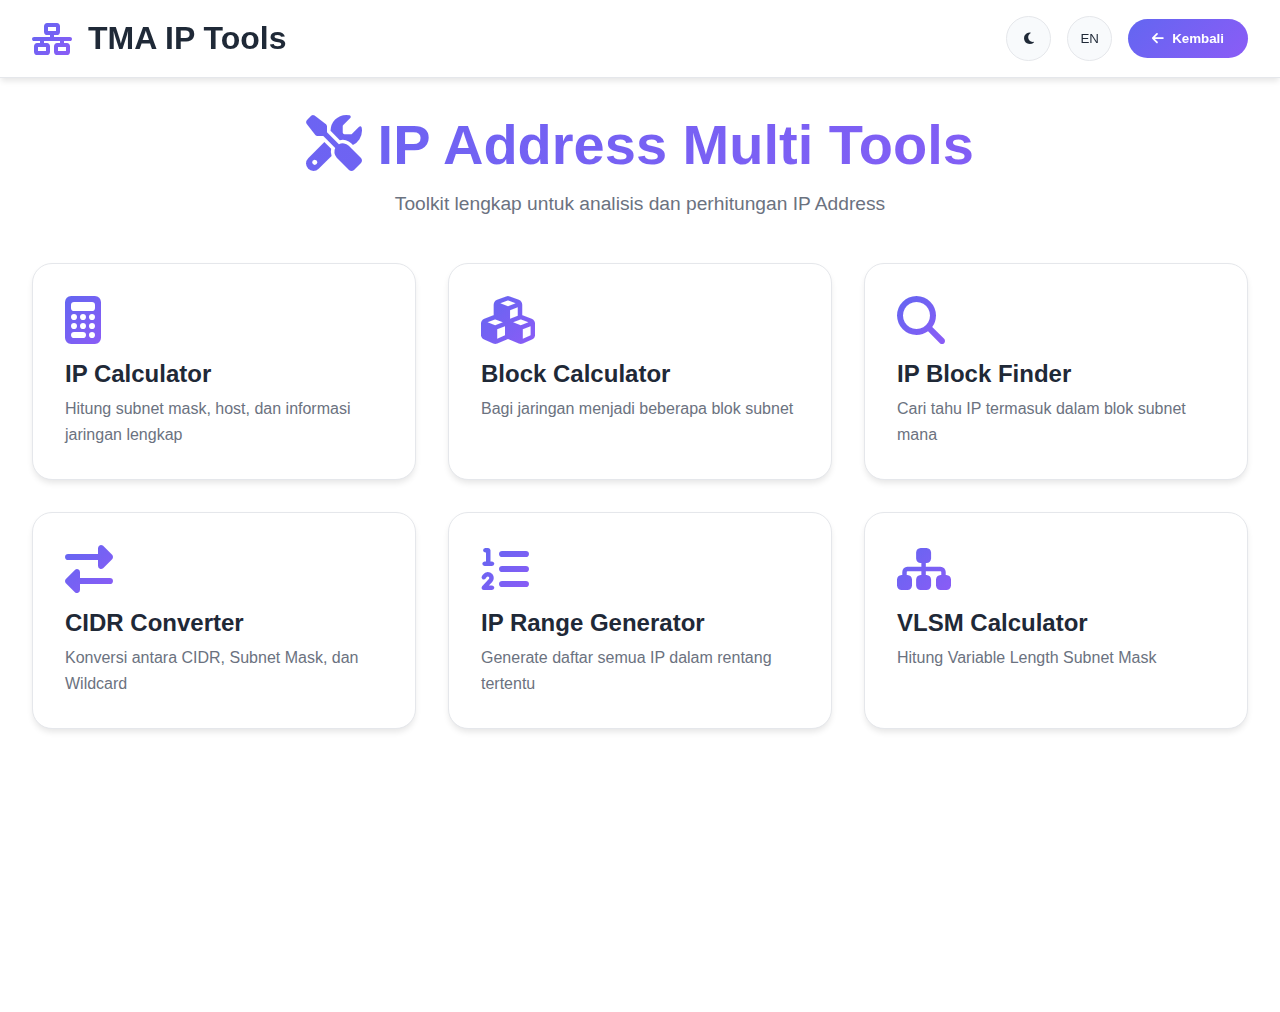
<file: tools/ipaddress.html>
<!DOCTYPE html>
<html lang="id">
<head>
    <meta charset="UTF-8">
    <meta name="viewport" content="width=device-width, initial-scale=1.0">
    <title>TMA - IP Address Multi Tools</title>
    <link href="https://cdnjs.cloudflare.com/ajax/libs/font-awesome/6.4.0/css/all.min.css" rel="stylesheet">
    <style>
        :root {
            --primary-color: #6366f1;
            --secondary-color: #8b5cf6;
            --accent-color: #06b6d4;
            --success-color: #10b981;
            --danger-color: #ef4444;
            --text-primary: #1f2937;
            --text-secondary: #6b7280;
            --bg-primary: #ffffff;
            --bg-secondary: #f8fafc;
            --bg-card: #ffffff;
            --border-color: #e5e7eb;
            --shadow: 0 4px 6px -1px rgb(0 0 0 / 0.1);
            --shadow-md: 0 10px 15px -3px rgb(0 0 0 / 0.1);
            --shadow-lg: 0 20px 25px -5px rgb(0 0 0 / 0.1);
        }

        [data-theme="dark"] {
            --text-primary: #f9fafb;
            --text-secondary: #d1d5db;
            --bg-primary: #0f172a;
            --bg-secondary: #1e293b;
            --bg-card: #1e293b;
            --border-color: #334155;
        }

        * {
            margin: 0;
            padding: 0;
            box-sizing: border-box;
            font-family: -apple-system, BlinkMacSystemFont, 'Segoe UI', Roboto, sans-serif;
        }

        body {
            background-color: var(--bg-primary);
            color: var(--text-primary);
            min-height: 100vh;
            transition: all 0.3s ease;
        }

        .navbar {
            background-color: var(--bg-card);
            backdrop-filter: blur(20px);
            padding: 1rem 2rem;
            position: fixed;
            width: 100%;
            top: 0;
            z-index: 1000;
            box-shadow: var(--shadow);
            border-bottom: 1px solid var(--border-color);
        }

        .nav-content {
            max-width: 1400px;
            margin: 0 auto;
            display: flex;
            justify-content: space-between;
            align-items: center;
        }

        .logo {
            display: flex;
            align-items: center;
            gap: 1rem;
            color: var(--text-primary);
        }

        .logo i {
            font-size: 2rem;
            background: linear-gradient(135deg, var(--primary-color), var(--secondary-color));
            -webkit-background-clip: text;
            -webkit-text-fill-color: transparent;
        }

        .nav-actions {
            display: flex;
            align-items: center;
            gap: 1rem;
        }

        .theme-toggle, .lang-toggle {
            background: var(--bg-secondary);
            border: 1px solid var(--border-color);
            border-radius: 50%;
            width: 45px;
            height: 45px;
            display: flex;
            align-items: center;
            justify-content: center;
            cursor: pointer;
            color: var(--text-primary);
            transition: all 0.3s ease;
        }

        .theme-toggle:hover, .lang-toggle:hover {
            transform: scale(1.1);
            background: var(--bg-primary);
        }

        .back-button {
            background: linear-gradient(135deg, var(--primary-color), var(--secondary-color));
            color: white;
            border: none;
            padding: 0.75rem 1.5rem;
            border-radius: 50px;
            cursor: pointer;
            font-weight: 600;
            display: flex;
            align-items: center;
            gap: 0.5rem;
            transition: all 0.3s ease;
        }

        .back-button:hover {
            transform: translateY(-2px);
            box-shadow: var(--shadow-md);
        }

        .container {
            max-width: 1400px;
            margin: 7rem auto 2rem;
            padding: 0 2rem;
        }

        .hero {
            text-align: center;
            color: var(--text-primary);
            margin-bottom: 3rem;
            animation: fadeIn 1s ease;
        }

        .hero h1 {
            font-size: clamp(2rem, 5vw, 3.5rem);
            margin-bottom: 1rem;
            background: linear-gradient(135deg, var(--primary-color), var(--secondary-color));
            -webkit-background-clip: text;
            -webkit-text-fill-color: transparent;
        }

        .hero p {
            font-size: clamp(1rem, 2vw, 1.2rem);
            color: var(--text-secondary);
        }

        .tools-grid {
            display: grid;
            grid-template-columns: repeat(auto-fit, minmax(300px, 1fr));
            gap: 2rem;
            margin-bottom: 3rem;
        }

        .tool-card {
            background: var(--bg-card);
            border-radius: 20px;
            padding: 2rem;
            cursor: pointer;
            transition: all 0.4s ease;
            box-shadow: var(--shadow);
            border: 1px solid var(--border-color);
        }

        .tool-card:hover {
            transform: translateY(-10px);
            box-shadow: var(--shadow-lg);
        }

        .tool-card i {
            font-size: 3rem;
            margin-bottom: 1rem;
            background: linear-gradient(135deg, var(--primary-color), var(--secondary-color));
            -webkit-background-clip: text;
            -webkit-text-fill-color: transparent;
        }

        .tool-card h3 {
            font-size: 1.5rem;
            margin-bottom: 0.5rem;
            color: var(--text-primary);
        }

        .tool-card p {
            color: var(--text-secondary);
            line-height: 1.6;
        }

        .calculator-section {
            background: var(--bg-card);
            border-radius: 20px;
            padding: 2rem;
            margin-bottom: 2rem;
            display: none;
            animation: slideIn 0.5s ease;
            box-shadow: var(--shadow);
            border: 1px solid var(--border-color);
        }

        .calculator-section.active {
            display: block;
        }

        .form-group {
            margin-bottom: 1.5rem;
        }

        .form-group label {
            display: block;
            margin-bottom: 0.5rem;
            color: var(--text-primary);
            font-weight: 600;
        }

        .form-group input, .form-group select {
            width: 100%;
            padding: 0.8rem;
            border: 2px solid var(--border-color);
            border-radius: 10px;
            font-size: 1rem;
            transition: all 0.3s ease;
            background: var(--bg-primary);
            color: var(--text-primary);
        }

        .form-group input:focus, .form-group select:focus {
            outline: none;
            border-color: var(--primary-color);
            box-shadow: 0 0 0 3px rgba(99, 102, 241, 0.2);
        }

        .button-group {
            display: flex;
            gap: 1rem;
            flex-wrap: wrap;
        }

        .tool-button {
            flex: 1;
            min-width: 150px;
            padding: 1rem;
            background: linear-gradient(135deg, var(--primary-color), var(--secondary-color));
            color: white;
            border: none;
            border-radius: 10px;
            cursor: pointer;
            font-weight: 600;
            transition: all 0.3s ease;
            display: flex;
            align-items: center;
            justify-content: center;
            gap: 0.5rem;
        }

        .tool-button:hover {
            transform: translateY(-2px);
            box-shadow: var(--shadow-md);
        }

        .tool-button.secondary {
            background: linear-gradient(135deg, var(--danger-color), #dc2626);
        }

        .results-container {
            background: var(--bg-card);
            border-radius: 20px;
            padding: 2rem;
            margin-top: 2rem;
            display: none;
            box-shadow: var(--shadow);
            border: 1px solid var(--border-color);
        }

        .results-container.show {
            display: block;
            animation: slideIn 0.5s ease;
        }

        .result-item {
            padding: 1rem;
            border-bottom: 1px solid var(--border-color);
            display: flex;
            justify-content: space-between;
            align-items: center;
        }

        .result-item:last-child {
            border-bottom: none;
        }

        .result-label {
            font-weight: 600;
            color: var(--text-primary);
        }

        .result-value {
            color: var(--text-secondary);
            font-family: 'Courier New', monospace;
            padding: 0.5rem 1rem;
            background: var(--bg-secondary);
            border-radius: 5px;
        }

        .info-box {
            background: var(--bg-secondary);
            border-left: 4px solid var(--primary-color);
            padding: 1rem;
            border-radius: 10px;
            margin: 1rem 0;
            color: var(--text-primary);
        }

        .info-box i {
            color: var(--primary-color);
            margin-right: 0.5rem;
        }

        table {
            width: 100%;
            border-collapse: collapse;
            margin-top: 1rem;
        }

        th, td {
            padding: 1rem;
            text-align: left;
            border-bottom: 1px solid var(--border-color);
            color: var(--text-primary);
        }

        th {
            background: linear-gradient(135deg, var(--primary-color), var(--secondary-color));
            color: white;
            font-weight: 600;
        }

        tr:hover {
            background-color: var(--bg-secondary);
        }

        .copy-button {
            background: linear-gradient(135deg, var(--success-color), #059669);
            color: white;
            border: none;
            padding: 0.5rem 1rem;
            border-radius: 5px;
            cursor: pointer;
            font-size: 0.9rem;
            transition: all 0.3s ease;
        }

        .copy-button:hover {
            transform: scale(1.05);
        }

        @keyframes fadeIn {
            from { opacity: 0; transform: translateY(20px); }
            to { opacity: 1; transform: translateY(0); }
        }

        @keyframes slideIn {
            from { opacity: 0; transform: translateX(-20px); }
            to { opacity: 1; transform: translateX(0); }
        }

        @media (max-width: 768px) {
            .navbar {
                padding: 1rem;
            }

            .nav-content {
                flex-wrap: wrap;
                gap: 1rem;
            }

            .logo h1 {
                font-size: 1.2rem;
            }

            .nav-actions {
                order: 3;
                width: 100%;
                justify-content: space-between;
            }

            .back-button {
                flex: 1;
            }

            .container {
                margin-top: 10rem;
                padding: 0 1rem;
            }

            .tools-grid {
                grid-template-columns: 1fr;
                gap: 1rem;
            }

            .button-group {
                flex-direction: column;
            }

            .tool-button {
                width: 100%;
            }

            table {
                font-size: 0.85rem;
                display: block;
                overflow-x: auto;
            }

            th, td {
                padding: 0.5rem;
                white-space: nowrap;
            }

            .result-item {
                flex-direction: column;
                align-items: flex-start;
                gap: 0.5rem;
            }

            .result-value {
                width: 100%;
                word-break: break-all;
            }
        }
    </style>
</head>
<body>
    <nav class="navbar">
        <div class="nav-content">
            <div class="logo">
                <i class="fas fa-network-wired"></i>
                <h1 data-id="TMA IP Tools" data-en="TMA IP Tools">TMA IP Tools</h1>
            </div>
            <div class="nav-actions">
                <button class="theme-toggle" onclick="toggleTheme()" title="Toggle Theme">
                    <i class="fas fa-moon"></i>
                </button>
                <button class="lang-toggle" onclick="toggleLanguage()" title="Change Language">
                    <span>EN</span>
                </button>
                <button class="back-button" onclick="window.history.back()">
                    <i class="fas fa-arrow-left"></i>
                    <span data-id="Kembali" data-en="Back">Kembali</span>
                </button>
            </div>
        </div>
    </nav>

    <div class="container">
        <section class="hero">
            <h1>
                <i class="fas fa-tools"></i> 
                <span data-id="IP Address Multi Tools" data-en="IP Address Multi Tools">IP Address Multi Tools</span>
            </h1>
            <p data-id="Toolkit lengkap untuk analisis dan perhitungan IP Address" data-en="Complete toolkit for IP Address analysis and calculations">
                Toolkit lengkap untuk analisis dan perhitungan IP Address
            </p>
        </section>

        <div class="tools-grid" id="toolsGrid">
            <div class="tool-card" onclick="showTool('ipCalculator')">
                <i class="fas fa-calculator"></i>
                <h3 data-id="IP Calculator" data-en="IP Calculator">IP Calculator</h3>
                <p data-id="Hitung subnet mask, host, dan informasi jaringan lengkap" data-en="Calculate subnet mask, hosts, and complete network information">
                    Hitung subnet mask, host, dan informasi jaringan lengkap
                </p>
            </div>

            <div class="tool-card" onclick="showTool('blockCalculator')">
                <i class="fas fa-cubes"></i>
                <h3 data-id="Block Calculator" data-en="Block Calculator">Block Calculator</h3>
                <p data-id="Bagi jaringan menjadi beberapa blok subnet" data-en="Divide network into multiple subnet blocks">
                    Bagi jaringan menjadi beberapa blok subnet
                </p>
            </div>

            <div class="tool-card" onclick="showTool('ipFinder')">
                <i class="fas fa-search"></i>
                <h3 data-id="IP Block Finder" data-en="IP Block Finder">IP Block Finder</h3>
                <p data-id="Cari tahu IP termasuk dalam blok subnet mana" data-en="Find which subnet block an IP belongs to">
                    Cari tahu IP termasuk dalam blok subnet mana
                </p>
            </div>

            <div class="tool-card" onclick="showTool('cidrConverter')">
                <i class="fas fa-exchange-alt"></i>
                <h3 data-id="CIDR Converter" data-en="CIDR Converter">CIDR Converter</h3>
                <p data-id="Konversi antara CIDR, Subnet Mask, dan Wildcard" data-en="Convert between CIDR, Subnet Mask, and Wildcard">
                    Konversi antara CIDR, Subnet Mask, dan Wildcard
                </p>
            </div>

            <div class="tool-card" onclick="showTool('ipRange')">
                <i class="fas fa-list-ol"></i>
                <h3 data-id="IP Range Generator" data-en="IP Range Generator">IP Range Generator</h3>
                <p data-id="Generate daftar semua IP dalam rentang tertentu" data-en="Generate list of all IPs in a specific range">
                    Generate daftar semua IP dalam rentang tertentu
                </p>
            </div>

            <div class="tool-card" onclick="showTool('vlsm')">
                <i class="fas fa-sitemap"></i>
                <h3 data-id="VLSM Calculator" data-en="VLSM Calculator">VLSM Calculator</h3>
                <p data-id="Hitung Variable Length Subnet Mask" data-en="Calculate Variable Length Subnet Mask">
                    Hitung Variable Length Subnet Mask
                </p>
            </div>
        </div>

        <!-- IP Calculator -->
        <div id="ipCalculator" class="calculator-section">
            <h2><i class="fas fa-calculator"></i> <span data-id="IP Calculator" data-en="IP Calculator">IP Calculator</span></h2>
            <div class="info-box">
                <i class="fas fa-info-circle"></i>
                <span data-id="Masukkan IP Address dan CIDR untuk mendapatkan informasi lengkap tentang subnet" data-en="Enter IP Address and CIDR to get complete subnet information">
                    Masukkan IP Address dan CIDR untuk mendapatkan informasi lengkap tentang subnet
                </span>
            </div>

            <div class="form-group">
                <label data-id="IP Address" data-en="IP Address">IP Address</label>
                <input type="text" id="ipCalcIP" placeholder="192.168.4.10">
            </div>

            <div class="form-group">
                <label data-id="CIDR / Prefix Length" data-en="CIDR / Prefix Length">CIDR / Prefix Length</label>
                <input type="number" id="ipCalcCIDR" placeholder="24" min="0" max="32">
            </div>

            <div class="button-group">
                <button class="tool-button" onclick="calculateIP()">
                    <i class="fas fa-play"></i>
                    <span data-id="Hitung" data-en="Calculate">Hitung</span>
                </button>
                <button class="tool-button secondary" onclick="resetIPCalc()">
                    <i class="fas fa-redo"></i>
                    <span data-id="Reset" data-en="Reset">Reset</span>
                </button>
            </div>

            <div id="ipCalcResults" class="results-container"></div>
        </div>

        <!-- Block Calculator -->
        <div id="blockCalculator" class="calculator-section">
            <h2><i class="fas fa-cubes"></i> <span data-id="Block Calculator" data-en="Block Calculator">Block Calculator</span></h2>
            <div class="info-box">
                <i class="fas fa-info-circle"></i>
                <span data-id="Bagi jaringan menjadi beberapa subnet dengan ukuran yang sama" data-en="Divide network into multiple subnets with equal size">
                    Bagi jaringan menjadi beberapa subnet dengan ukuran yang sama
                </span>
            </div>

            <div class="form-group">
                <label data-id="Network Address" data-en="Network Address">Network Address</label>
                <input type="text" id="blockIP" placeholder="192.168.4.0">
            </div>

            <div class="form-group">
                <label data-id="CIDR" data-en="CIDR">CIDR</label>
                <input type="number" id="blockCIDR" placeholder="24" min="0" max="32">
            </div>

            <div class="form-group">
                <label data-id="Jumlah Block" data-en="Number of Blocks">Jumlah Block</label>
                <input type="number" id="numBlocks" placeholder="4" min="1">
            </div>

            <div class="button-group">
                <button class="tool-button" onclick="calculateBlocks()">
                    <i class="fas fa-play"></i>
                    <span data-id="Hitung" data-en="Calculate">Hitung</span>
                </button>
                <button class="tool-button secondary" onclick="resetBlockCalc()">
                    <i class="fas fa-redo"></i>
                    <span data-id="Reset" data-en="Reset">Reset</span>
                </button>
            </div>

            <div id="blockResults" class="results-container"></div>
        </div>

        <!-- IP Finder -->
        <div id="ipFinder" class="calculator-section">
            <h2><i class="fas fa-search"></i> <span data-id="IP Block Finder" data-en="IP Block Finder">IP Block Finder</span></h2>
            <div class="info-box">
                <i class="fas fa-info-circle"></i>
                <span data-id="Cari tahu IP address termasuk dalam subnet/blok mana" data-en="Find which subnet/block an IP address belongs to">
                    Cari tahu IP address termasuk dalam subnet/blok mana
                </span>
            </div>

            <div class="form-group">
                <label data-id="IP Address yang Dicari" data-en="Search IP Address">IP Address yang Dicari</label>
                <input type="text" id="searchIP" placeholder="192.168.4.50">
            </div>

            <div class="form-group">
                <label data-id="Network Base" data-en="Network Base">Network Base</label>
                <input type="text" id="finderNetworkIP" placeholder="192.168.4.0">
            </div>

            <div class="form-group">
                <label data-id="CIDR per Block" data-en="CIDR per Block">CIDR per Block</label>
                <input type="number" id="finderCIDR" placeholder="26" min="0" max="32">
            </div>

            <div class="button-group">
                <button class="tool-button" onclick="findIPBlock()">
                    <i class="fas fa-search"></i>
                    <span data-id="Cari" data-en="Search">Cari</span>
                </button>
                <button class="tool-button secondary" onclick="resetFinder()">
                    <i class="fas fa-redo"></i>
                    <span data-id="Reset" data-en="Reset">Reset</span>
                </button>
            </div>

            <div id="finderResults" class="results-container"></div>
        </div>

        <!-- CIDR Converter -->
        <div id="cidrConverter" class="calculator-section">
            <h2><i class="fas fa-exchange-alt"></i> <span data-id="CIDR Converter" data-en="CIDR Converter">CIDR Converter</span></h2>
            <div class="info-box">
                <i class="fas fa-info-circle"></i>
                <span data-id="Konversi antara notasi CIDR, Subnet Mask, dan Wildcard Mask" data-en="Convert between CIDR notation, Subnet Mask, and Wildcard Mask">
                    Konversi antara notasi CIDR, Subnet Mask, dan Wildcard Mask
                </span>
            </div>

            <div class="form-group">
                <label data-id="CIDR / Prefix Length" data-en="CIDR / Prefix Length">CIDR / Prefix Length</label>
                <input type="number" id="cidrInput" placeholder="24" min="0" max="32">
            </div>

            <div class="button-group">
                <button class="tool-button" onclick="convertCIDR()">
                    <i class="fas fa-sync"></i>
                    <span data-id="Konversi" data-en="Convert">Konversi</span>
                </button>
                <button class="tool-button secondary" onclick="resetCIDR()">
                    <i class="fas fa-redo"></i>
                    <span data-id="Reset" data-en="Reset">Reset</span>
                </button>
            </div>

            <div id="cidrResults" class="results-container"></div>
        </div>

        <!-- IP Range Generator -->
        <div id="ipRange" class="calculator-section">
            <h2><i class="fas fa-list-ol"></i> <span data-id="IP Range Generator" data-en="IP Range Generator">IP Range Generator</span></h2>
            <div class="info-box">
                <i class="fas fa-info-circle"></i>
                <span data-id="Generate daftar semua IP address dalam rentang tertentu (maksimal 254 IP)" data-en="Generate list of all IP addresses in a specific range (max 254 IPs)">
                    Generate daftar semua IP address dalam rentang tertentu (maksimal 254 IP)
                </span>
            </div>

            <div class="form-group">
                <label data-id="Network Address" data-en="Network Address">Network Address</label>
                <input type="text" id="rangeIP" placeholder="192.168.4.0">
            </div>

            <div class="form-group">
                <label data-id="CIDR" data-en="CIDR">CIDR</label>
                <input type="number" id="rangeCIDR" placeholder="24" min="0" max="32">
            </div>

            <div class="button-group">
                <button class="tool-button" onclick="generateIPRange()">
                    <i class="fas fa-list"></i>
                    <span data-id="Generate" data-en="Generate">Generate</span>
                </button>
                <button class="tool-button secondary" onclick="resetRange()">
                    <i class="fas fa-redo"></i>
                    <span data-id="Reset" data-en="Reset">Reset</span>
                </button>
            </div>

            <div id="rangeResults" class="results-container"></div>
        </div>

        <!-- VLSM Calculator -->
        <div id="vlsm" class="calculator-section">
            <h2><i class="fas fa-sitemap"></i> <span data-id="VLSM Calculator" data-en="VLSM Calculator">VLSM Calculator</span></h2>
            <div class="info-box">
                <i class="fas fa-info-circle"></i>
                <span data-id="Hitung Variable Length Subnet Mask berdasarkan jumlah host yang dibutuhkan" data-en="Calculate Variable Length Subnet Mask based on required number of hosts">
                    Hitung Variable Length Subnet Mask berdasarkan jumlah host yang dibutuhkan
                </span>
            </div>

            <div class="form-group">
                <label data-id="Network Address" data-en="Network Address">Network Address</label>
                <input type="text" id="vlsmIP" placeholder="192.168.4.0">
            </div>

            <div class="form-group">
                <label data-id="Base CIDR" data-en="Base CIDR">Base CIDR</label>
                <input type="number" id="vlsmBaseCIDR" placeholder="24" min="0" max="32">
            </div>

            <div class="form-group">
                <label data-id="Jumlah Host yang Dibutuhkan (pisahkan dengan koma)" data-en="Required Hosts (comma separated)">Jumlah Host yang Dibutuhkan (pisahkan dengan koma)</label>
                <input type="text" id="vlsmHosts" placeholder="50, 25, 10, 5">
            </div>

            <div class="button-group">
                <button class="tool-button" onclick="calculateVLSM()">
                    <i class="fas fa-calculator"></i>
                    <span data-id="Hitung" data-en="Calculate">Hitung</span>
                </button>
                <button class="tool-button secondary" onclick="resetVLSM()">
                    <i class="fas fa-redo"></i>
                    <span data-id="Reset" data-en="Reset">Reset</span>
                </button>
            </div>

            <div id="vlsmResults" class="results-container"></div>
        </div>
    </div>

    <script>
        let currentLang = localStorage.getItem('language') || 'id';
        
        function initTheme() {
            const savedTheme = localStorage.getItem('theme');
            const prefersDark = window.matchMedia && window.matchMedia('(prefers-color-scheme: dark)').matches;
            const themeIcon = document.querySelector('.theme-toggle i');
            
            if (savedTheme === 'dark' || (!savedTheme && prefersDark)) {
                document.body.setAttribute('data-theme', 'dark');
                if (themeIcon) themeIcon.className = 'fas fa-sun';
            }
        }

        function toggleTheme() {
            const body = document.body;
            const themeIcon = document.querySelector('.theme-toggle i');
            
            if (body.getAttribute('data-theme') === 'dark') {
                body.removeAttribute('data-theme');
                themeIcon.className = 'fas fa-moon';
                localStorage.setItem('theme', 'light');
            } else {
                body.setAttribute('data-theme', 'dark');
                themeIcon.className = 'fas fa-sun';
                localStorage.setItem('theme', 'dark');
            }
        }

        function toggleLanguage() {
            const langButton = document.querySelector('.lang-toggle span');
            const elements = document.querySelectorAll('[data-id][data-en]');
            
            if (currentLang === 'id') {
                currentLang = 'en';
                langButton.textContent = 'ID';
                elements.forEach(el => {
                    const newText = el.getAttribute('data-en');
                    if (newText) el.textContent = newText;
                });
            } else {
                currentLang = 'id';
                langButton.textContent = 'EN';
                elements.forEach(el => {
                    const newText = el.getAttribute('data-id');
                    if (newText) el.textContent = newText;
                });
            }
            localStorage.setItem('language', currentLang);
        }

        function initLanguage() {
            if (currentLang === 'en') {
                const langButton = document.querySelector('.lang-toggle span');
                langButton.textContent = 'ID';
                const elements = document.querySelectorAll('[data-id][data-en]');
                elements.forEach(el => {
                    const newText = el.getAttribute('data-en');
                    if (newText) el.textContent = newText;
                });
            }
        }

        // Utility Functions
        function ipToNumber(ip) {
            return ip.split('.').reduce((total, octet) => (total << 8) + parseInt(octet), 0) >>> 0;
        }

        function numberToIP(num) {
            return [(num >>> 24) & 255, (num >>> 16) & 255, (num >>> 8) & 255, num & 255].join('.');
        }

        function validateIP(ip) {
            const regex = /^(25[0-5]|2[0-4][0-9]|[01]?[0-9][0-9]?)\.(25[0-5]|2[0-4][0-9]|[01]?[0-9][0-9]?)\.(25[0-5]|2[0-4][0-9]|[01]?[0-9][0-9]?)\.(25[0-5]|2[0-4][0-9]|[01]?[0-9][0-9]?)$/;
            return regex.test(ip);
        }

        function cidrToMask(cidr) {
            const mask = ~((1 << (32 - cidr)) - 1);
            return numberToIP(mask >>> 0);
        }

        function cidrToWildcard(cidr) {
            const wildcard = (1 << (32 - cidr)) - 1;
            return numberToIP(wildcard >>> 0);
        }

        function showTool(toolId) {
            document.querySelectorAll('.calculator-section').forEach(section => {
                section.classList.remove('active');
            });
            document.getElementById(toolId).classList.add('active');
            window.scrollTo({ top: 0, behavior: 'smooth' });
        }

        function copyToClipboard(text) {
            navigator.clipboard.writeText(text).then(() => {
                alert(currentLang === 'id' ? 'Berhasil disalin!' : 'Copied successfully!');
            });
        }

        function getIPClass(ip) {
            const firstOctet = parseInt(ip.split('.')[0]);
            if (firstOctet >= 1 && firstOctet <= 126) return 'Class A';
            if (firstOctet >= 128 && firstOctet <= 191) return 'Class B';
            if (firstOctet >= 192 && firstOctet <= 223) return 'Class C';
            if (firstOctet >= 224 && firstOctet <= 239) return 'Class D (Multicast)';
            if (firstOctet >= 240 && firstOctet <= 255) return 'Class E (Reserved)';
            return 'Unknown';
        }

        // IP Calculator
        function calculateIP() {
            const ip = document.getElementById('ipCalcIP').value;
            const cidr = parseInt(document.getElementById('ipCalcCIDR').value);
            
            if (!validateIP(ip) || isNaN(cidr) || cidr < 0 || cidr > 32) {
                alert(currentLang === 'id' ? 'Input tidak valid!' : 'Invalid input!');
                return;
            }

            const ipNum = ipToNumber(ip);
            const maskNum = ~((1 << (32 - cidr)) - 1) >>> 0;
            const networkNum = (ipNum & maskNum) >>> 0;
            const broadcastNum = (networkNum | ~maskNum) >>> 0;
            const firstUsable = networkNum + 1;
            const lastUsable = broadcastNum - 1;
            const totalHosts = Math.pow(2, 32 - cidr);
            const usableHosts = totalHosts - 2;

            const labels = currentLang === 'id' ? {
                title: 'Informasi Subnet',
                ipAddress: 'IP Address',
                network: 'Network Address',
                broadcast: 'Broadcast Address',
                firstUsable: 'First Usable IP',
                lastUsable: 'Last Usable IP',
                subnetMask: 'Subnet Mask',
                wildcardMask: 'Wildcard Mask',
                totalIPs: 'Total IP Addresses',
                usableIPs: 'Usable IP Addresses',
                ipClass: 'IP Class'
            } : {
                title: 'Subnet Information',
                ipAddress: 'IP Address',
                network: 'Network Address',
                broadcast: 'Broadcast Address',
                firstUsable: 'First Usable IP',
                lastUsable: 'Last Usable IP',
                subnetMask: 'Subnet Mask',
                wildcardMask: 'Wildcard Mask',
                totalIPs: 'Total IP Addresses',
                usableIPs: 'Usable IP Addresses',
                ipClass: 'IP Class'
            };

            const resultsHTML = `
                <h3>${labels.title}</h3>
                <div class="result-item">
                    <span class="result-label">${labels.ipAddress}</span>
                    <span class="result-value">${ip}/${cidr}</span>
                </div>
                <div class="result-item">
                    <span class="result-label">${labels.network}</span>
                    <span class="result-value">${numberToIP(networkNum)}</span>
                </div>
                <div class="result-item">
                    <span class="result-label">${labels.broadcast}</span>
                    <span class="result-value">${numberToIP(broadcastNum)}</span>
                </div>
                <div class="result-item">
                    <span class="result-label">${labels.firstUsable}</span>
                    <span class="result-value">${numberToIP(firstUsable)}</span>
                </div>
                <div class="result-item">
                    <span class="result-label">${labels.lastUsable}</span>
                    <span class="result-value">${numberToIP(lastUsable)}</span>
                </div>
                <div class="result-item">
                    <span class="result-label">${labels.subnetMask}</span>
                    <span class="result-value">${cidrToMask(cidr)}</span>
                </div>
                <div class="result-item">
                    <span class="result-label">${labels.wildcardMask}</span>
                    <span class="result-value">${cidrToWildcard(cidr)}</span>
                </div>
                <div class="result-item">
                    <span class="result-label">${labels.totalIPs}</span>
                    <span class="result-value">${totalHosts.toLocaleString()}</span>
                </div>
                <div class="result-item">
                    <span class="result-label">${labels.usableIPs}</span>
                    <span class="result-value">${usableHosts.toLocaleString()}</span>
                </div>
                <div class="result-item">
                    <span class="result-label">${labels.ipClass}</span>
                    <span class="result-value">${getIPClass(ip)}</span>
                </div>
            `;

            const resultsDiv = document.getElementById('ipCalcResults');
            resultsDiv.innerHTML = resultsHTML;
            resultsDiv.classList.add('show');
        }

        function resetIPCalc() {
            document.getElementById('ipCalcIP').value = '';
            document.getElementById('ipCalcCIDR').value = '';
            document.getElementById('ipCalcResults').classList.remove('show');
        }

        // Block Calculator
        function calculateBlocks() {
            const startIP = document.getElementById('blockIP').value;
            const cidr = parseInt(document.getElementById('blockCIDR').value);
            const numBlocks = parseInt(document.getElementById('numBlocks').value);

            if (!validateIP(startIP) || isNaN(cidr) || isNaN(numBlocks)) {
                alert(currentLang === 'id' ? 'Input tidak valid!' : 'Invalid input!');
                return;
            }

            const blockSize = Math.pow(2, 32 - cidr);
            let currentIP = ipToNumber(startIP);
            
            const labels = currentLang === 'id' ? {
                title: `Hasil Pembagian ${numBlocks} Block`,
                block: 'Block #',
                network: 'Network',
                firstUsable: 'First Usable',
                lastUsable: 'Last Usable',
                broadcast: 'Broadcast',
                hosts: 'Hosts'
            } : {
                title: `${numBlocks} Block Division Results`,
                block: 'Block #',
                network: 'Network',
                firstUsable: 'First Usable',
                lastUsable: 'Last Usable',
                broadcast: 'Broadcast',
                hosts: 'Hosts'
            };

            let tableHTML = `
                <h3>${labels.title}</h3>
                <table>
                    <thead>
                        <tr>
                            <th>${labels.block}</th>
                            <th>${labels.network}</th>
                            <th>${labels.firstUsable}</th>
                            <th>${labels.lastUsable}</th>
                            <th>${labels.broadcast}</th>
                            <th>${labels.hosts}</th>
                        </tr>
                    </thead>
                    <tbody>
            `;

            for (let i = 0; i < numBlocks; i++) {
                const networkAddr = numberToIP(currentIP);
                const firstUsable = numberToIP(currentIP + 1);
                const lastUsable = numberToIP(currentIP + blockSize - 2);
                const broadcast = numberToIP(currentIP + blockSize - 1);
                const usableHosts = blockSize - 2;

                tableHTML += `
                    <tr>
                        <td>${i + 1}</td>
                        <td>${networkAddr}/${cidr}</td>
                        <td>${firstUsable}</td>
                        <td>${lastUsable}</td>
                        <td>${broadcast}</td>
                        <td>${usableHosts}</td>
                    </tr>
                `;

                currentIP += blockSize;
            }

            tableHTML += '</tbody></table>';

            const resultsDiv = document.getElementById('blockResults');
            resultsDiv.innerHTML = tableHTML;
            resultsDiv.classList.add('show');
        }

        function resetBlockCalc() {
            document.getElementById('blockIP').value = '';
            document.getElementById('blockCIDR').value = '';
            document.getElementById('numBlocks').value = '';
            document.getElementById('blockResults').classList.remove('show');
        }

        // IP Finder
        function findIPBlock() {
            const searchIP = document.getElementById('searchIP').value;
            const networkIP = document.getElementById('finderNetworkIP').value;
            const cidr = parseInt(document.getElementById('finderCIDR').value);

            if (!validateIP(searchIP) || !validateIP(networkIP) || isNaN(cidr)) {
                alert(currentLang === 'id' ? 'Input tidak valid!' : 'Invalid input!');
                return;
            }

            const searchNum = ipToNumber(searchIP);
            const blockSize = Math.pow(2, 32 - cidr);
            let baseNum = ipToNumber(networkIP);
            let blockNumber = 0;
            let found = false;
            let blockInfo = {};

            for (let i = 0; i < 1000; i++) {
                const networkNum = baseNum;
                const broadcastNum = networkNum + blockSize - 1;

                if (searchNum >= networkNum && searchNum <= broadcastNum) {
                    found = true;
                    blockNumber = i + 1;
                    blockInfo = {
                        network: numberToIP(networkNum),
                        first: numberToIP(networkNum + 1),
                        last: numberToIP(broadcastNum - 1),
                        broadcast: numberToIP(broadcastNum),
                        hosts: blockSize - 2
                    };
                    break;
                }

                baseNum += blockSize;
            }

            let resultsHTML = '';
            if (found) {
                const labels = currentLang === 'id' ? {
                    found: '✅ IP Ditemukan!',
                    message: `IP Address <strong>${searchIP}</strong> berada di <strong>Block ${blockNumber}</strong>`,
                    blockNumber: 'Block Number',
                    network: 'Network Address',
                    firstUsable: 'First Usable IP',
                    lastUsable: 'Last Usable IP',
                    broadcast: 'Broadcast Address',
                    usableHosts: 'Usable Hosts'
                } : {
                    found: '✅ IP Found!',
                    message: `IP Address <strong>${searchIP}</strong> is in <strong>Block ${blockNumber}</strong>`,
                    blockNumber: 'Block Number',
                    network: 'Network Address',
                    firstUsable: 'First Usable IP',
                    lastUsable: 'Last Usable IP',
                    broadcast: 'Broadcast Address',
                    usableHosts: 'Usable Hosts'
                };

                resultsHTML = `
                    <h3>${labels.found}</h3>
                    <div class="info-box" style="background: var(--bg-secondary); border-left-color: var(--success-color);">
                        <i class="fas fa-check-circle"></i>
                        ${labels.message}
                    </div>
                    <div class="result-item">
                        <span class="result-label">${labels.blockNumber}</span>
                        <span class="result-value">Block ${blockNumber}</span>
                    </div>
                    <div class="result-item">
                        <span class="result-label">${labels.network}</span>
                        <span class="result-value">${blockInfo.network}/${cidr}</span>
                    </div>
                    <div class="result-item">
                        <span class="result-label">${labels.firstUsable}</span>
                        <span class="result-value">${blockInfo.first}</span>
                    </div>
                    <div class="result-item">
                        <span class="result-label">${labels.lastUsable}</span>
                        <span class="result-value">${blockInfo.last}</span>
                    </div>
                    <div class="result-item">
                        <span class="result-label">${labels.broadcast}</span>
                        <span class="result-value">${blockInfo.broadcast}</span>
                    </div>
                    <div class="result-item">
                        <span class="result-label">${labels.usableHosts}</span>
                        <span class="result-value">${blockInfo.hosts.toLocaleString()}</span>
                    </div>
                `;
            } else {
                const notFound = currentLang === 'id' 
                    ? `❌ IP Tidak Ditemukan<br><br>IP Address <strong>${searchIP}</strong> tidak ditemukan dalam rentang yang dicari dari base <strong>${networkIP}/${cidr}</strong>`
                    : `❌ IP Not Found<br><br>IP Address <strong>${searchIP}</strong> not found in the search range from base <strong>${networkIP}/${cidr}</strong>`;
                
                resultsHTML = `
                    <div class="info-box" style="background: var(--bg-secondary); border-left-color: var(--danger-color);">
                        <i class="fas fa-exclamation-triangle"></i>
                        ${notFound}
                    </div>
                `;
            }

            const resultsDiv = document.getElementById('finderResults');
            resultsDiv.innerHTML = resultsHTML;
            resultsDiv.classList.add('show');
        }

        function resetFinder() {
            document.getElementById('searchIP').value = '';
            document.getElementById('finderNetworkIP').value = '';
            document.getElementById('finderCIDR').value = '';
            document.getElementById('finderResults').classList.remove('show');
        }

        // CIDR Converter
        function convertCIDR() {
            const cidr = parseInt(document.getElementById('cidrInput').value);

            if (isNaN(cidr) || cidr < 0 || cidr > 32) {
                alert(currentLang === 'id' ? 'CIDR harus antara 0-32!' : 'CIDR must be between 0-32!');
                return;
            }

            const subnetMask = cidrToMask(cidr);
            const wildcardMask = cidrToWildcard(cidr);
            const totalHosts = Math.pow(2, 32 - cidr);
            const usableHosts = totalHosts - 2;

            const labels = currentLang === 'id' ? {
                title: `Konversi CIDR /${cidr}`,
                cidr: 'CIDR Notation',
                subnetMask: 'Subnet Mask',
                wildcardMask: 'Wildcard Mask',
                totalIPs: 'Total IP Addresses',
                usableIPs: 'Usable IP Addresses',
                networkBits: 'Network Bits',
                hostBits: 'Host Bits',
                binaryMask: 'Binary Subnet Mask'
            } : {
                title: `CIDR /${cidr} Conversion`,
                cidr: 'CIDR Notation',
                subnetMask: 'Subnet Mask',
                wildcardMask: 'Wildcard Mask',
                totalIPs: 'Total IP Addresses',
                usableIPs: 'Usable IP Addresses',
                networkBits: 'Network Bits',
                hostBits: 'Host Bits',
                binaryMask: 'Binary Subnet Mask'
            };

            const resultsHTML = `
                <h3>${labels.title}</h3>
                <div class="result-item">
                    <span class="result-label">${labels.cidr}</span>
                    <span class="result-value">/${cidr}</span>
                </div>
                <div class="result-item">
                    <span class="result-label">${labels.subnetMask}</span>
                    <span class="result-value">${subnetMask}</span>
                </div>
                <div class="result-item">
                    <span class="result-label">${labels.wildcardMask}</span>
                    <span class="result-value">${wildcardMask}</span>
                </div>
                <div class="result-item">
                    <span class="result-label">${labels.totalIPs}</span>
                    <span class="result-value">${totalHosts.toLocaleString()}</span>
                </div>
                <div class="result-item">
                    <span class="result-label">${labels.usableIPs}</span>
                    <span class="result-value">${usableHosts.toLocaleString()}</span>
                </div>
                <div class="result-item">
                    <span class="result-label">${labels.networkBits}</span>
                    <span class="result-value">${cidr} bits</span>
                </div>
                <div class="result-item">
                    <span class="result-label">${labels.hostBits}</span>
                    <span class="result-value">${32 - cidr} bits</span>
                </div>
                <div class="result-item">
                    <span class="result-label">${labels.binaryMask}</span>
                    <span class="result-value">${'1'.repeat(cidr)}${'0'.repeat(32 - cidr)}</span>
                </div>
            `;

            const resultsDiv = document.getElementById('cidrResults');
            resultsDiv.innerHTML = resultsHTML;
            resultsDiv.classList.add('show');
        }

        function resetCIDR() {
            document.getElementById('cidrInput').value = '';
            document.getElementById('cidrResults').classList.remove('show');
        }

        // IP Range Generator
        function generateIPRange() {
            const networkIP = document.getElementById('rangeIP').value;
            const cidr = parseInt(document.getElementById('rangeCIDR').value);

            if (!validateIP(networkIP) || isNaN(cidr)) {
                alert(currentLang === 'id' ? 'Input tidak valid!' : 'Invalid input!');
                return;
            }

            const totalHosts = Math.pow(2, 32 - cidr);
            if (totalHosts > 256) {
                alert(currentLang === 'id' ? 'Range terlalu besar! Maksimal 256 IP' : 'Range too large! Maximum 256 IPs');
                return;
            }

            const networkNum = ipToNumber(networkIP);
            const broadcastNum = networkNum + totalHosts - 1;

            const labels = currentLang === 'id' ? {
                title: `IP Range List (Total: ${totalHosts} addresses)`,
                info: `Menampilkan semua IP dari ${numberToIP(networkNum)} sampai ${numberToIP(broadcastNum)}`,
                number: '#',
                ipAddress: 'IP Address',
                type: 'Type',
                action: 'Action',
                network: 'Network',
                usable: 'Usable',
                broadcast: 'Broadcast',
                copy: 'Copy'
            } : {
                title: `IP Range List (Total: ${totalHosts} addresses)`,
                info: `Showing all IPs from ${numberToIP(networkNum)} to ${numberToIP(broadcastNum)}`,
                number: '#',
                ipAddress: 'IP Address',
                type: 'Type',
                action: 'Action',
                network: 'Network',
                usable: 'Usable',
                broadcast: 'Broadcast',
                copy: 'Copy'
            };

            let tableHTML = `
                <h3>${labels.title}</h3>
                <div class="info-box">
                    <i class="fas fa-info-circle"></i>
                    ${labels.info}
                </div>
                <table>
                    <thead>
                        <tr>
                            <th>${labels.number}</th>
                            <th>${labels.ipAddress}</th>
                            <th>${labels.type}</th>
                            <th>${labels.action}</th>
                        </tr>
                    </thead>
                    <tbody>
            `;

            for (let i = 0; i < totalHosts; i++) {
                const currentIP = numberToIP(networkNum + i);
                let type = labels.usable;
                if (i === 0) type = labels.network;
                else if (i === totalHosts - 1) type = labels.broadcast;

                tableHTML += `
                    <tr>
                        <td>${i + 1}</td>
                        <td>${currentIP}</td>
                        <td>${type}</td>
                        <td><button class="copy-button" onclick="copyToClipboard('${currentIP}')"><i class="fas fa-copy"></i> ${labels.copy}</button></td>
                    </tr>
                `;
            }

            tableHTML += '</tbody></table>';

            const resultsDiv = document.getElementById('rangeResults');
            resultsDiv.innerHTML = tableHTML;
            resultsDiv.classList.add('show');
        }

        function resetRange() {
            document.getElementById('rangeIP').value = '';
            document.getElementById('rangeCIDR').value = '';
            document.getElementById('rangeResults').classList.remove('show');
        }

        // VLSM Calculator
        function calculateVLSM() {
            const networkIP = document.getElementById('vlsmIP').value;
            const baseCIDR = parseInt(document.getElementById('vlsmBaseCIDR').value);
            const hostsInput = document.getElementById('vlsmHosts').value;

            if (!validateIP(networkIP) || isNaN(baseCIDR)) {
                alert(currentLang === 'id' ? 'Input tidak valid!' : 'Invalid input!');
                return;
            }

            const hostRequirements = hostsInput.split(',').map(h => parseInt(h.trim())).filter(h => !isNaN(h));
            
            if (hostRequirements.length === 0) {
                alert(currentLang === 'id' ? 'Masukkan jumlah host yang valid!' : 'Enter valid host numbers!');
                return;
            }

            hostRequirements.sort((a, b) => b - a);

            let currentIP = ipToNumber(networkIP);
            let subnets = [];

            for (let requiredHosts of hostRequirements) {
                const totalIPs = requiredHosts + 2;
                const cidr = 32 - Math.ceil(Math.log2(totalIPs));
                const blockSize = Math.pow(2, 32 - cidr);
                const usableHosts = blockSize - 2;

                const subnetInfo = {
                    network: numberToIP(currentIP),
                    cidr: cidr,
                    mask: cidrToMask(cidr),
                    first: numberToIP(currentIP + 1),
                    last: numberToIP(currentIP + blockSize - 2),
                    broadcast: numberToIP(currentIP + blockSize - 1),
                    requiredHosts: requiredHosts,
                    availableHosts: usableHosts
                };

                subnets.push(subnetInfo);
                currentIP += blockSize;
            }

            const labels = currentLang === 'id' ? {
                title: 'Hasil Perhitungan VLSM',
                info: 'Subnet dibagi berdasarkan kebutuhan host (dari yang terbesar ke terkecil)',
                subnet: 'Subnet',
                network: 'Network',
                mask: 'Mask',
                first: 'First IP',
                last: 'Last IP',
                broadcast: 'Broadcast',
                required: 'Required',
                available: 'Available'
            } : {
                title: 'VLSM Calculation Results',
                info: 'Subnets divided based on host requirements (largest to smallest)',
                subnet: 'Subnet',
                network: 'Network',
                mask: 'Mask',
                first: 'First IP',
                last: 'Last IP',
                broadcast: 'Broadcast',
                required: 'Required',
                available: 'Available'
            };

            let tableHTML = `
                <h3>${labels.title}</h3>
                <div class="info-box">
                    <i class="fas fa-info-circle"></i>
                    ${labels.info}
                </div>
                <table>
                    <thead>
                        <tr>
                            <th>${labels.subnet}</th>
                            <th>${labels.network}</th>
                            <th>${labels.mask}</th>
                            <th>${labels.first}</th>
                            <th>${labels.last}</th>
                            <th>${labels.broadcast}</th>
                            <th>${labels.required}</th>
                            <th>${labels.available}</th>
                        </tr>
                    </thead>
                    <tbody>
            `;

            subnets.forEach((subnet, index) => {
                tableHTML += `
                    <tr>
                        <td>${labels.subnet} ${index + 1}</td>
                        <td>${subnet.network}/${subnet.cidr}</td>
                        <td>${subnet.mask}</td>
                        <td>${subnet.first}</td>
                        <td>${subnet.last}</td>
                        <td>${subnet.broadcast}</td>
                        <td>${subnet.requiredHosts}</td>
                        <td>${subnet.availableHosts}</td>
                    </tr>
                `;
            });

            tableHTML += '</tbody></table>';

            const resultsDiv = document.getElementById('vlsmResults');
            resultsDiv.innerHTML = tableHTML;
            resultsDiv.classList.add('show');
        }

        function resetVLSM() {
            document.getElementById('vlsmIP').value = '';
            document.getElementById('vlsmBaseCIDR').value = '';
            document.getElementById('vlsmHosts').value = '';
            document.getElementById('vlsmResults').classList.remove('show');
        }

        // Initialize
        document.addEventListener('DOMContentLoaded', () => {
            initTheme();
            initLanguage();
        });
    </script>
</body>
</html>
</file>
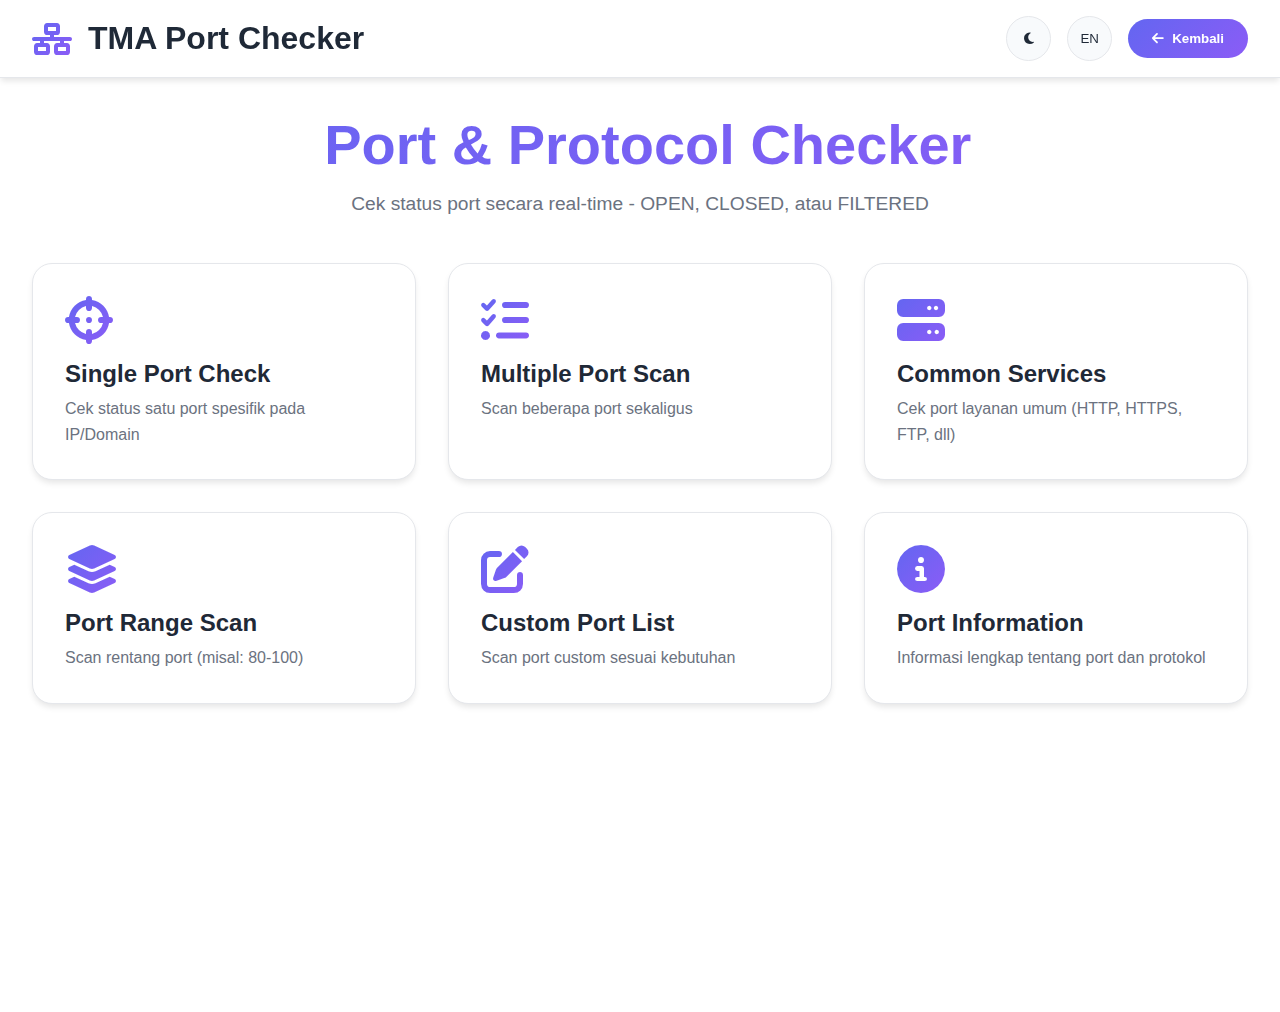
<file: tools/port-protocol.html>
<!DOCTYPE html>
<html lang="id">
<head>
    <meta charset="UTF-8">
    <meta name="viewport" content="width=device-width, initial-scale=1.0">
    <title>TMA - Port & Protocol Checker</title>
    <link href="https://cdnjs.cloudflare.com/ajax/libs/font-awesome/6.4.0/css/all.min.css" rel="stylesheet">
    <style>
        :root {
            --primary-color: #6366f1;
            --secondary-color: #8b5cf6;
            --accent-color: #06b6d4;
            --success-color: #10b981;
            --danger-color: #ef4444;
            --warning-color: #f59e0b;
            --text-primary: #1f2937;
            --text-secondary: #6b7280;
            --bg-primary: #ffffff;
            --bg-secondary: #f8fafc;
            --bg-card: #ffffff;
            --border-color: #e5e7eb;
            --shadow: 0 4px 6px -1px rgb(0 0 0 / 0.1);
            --shadow-md: 0 10px 15px -3px rgb(0 0 0 / 0.1);
            --shadow-lg: 0 20px 25px -5px rgb(0 0 0 / 0.1);
        }

        [data-theme="dark"] {
            --text-primary: #f9fafb;
            --text-secondary: #d1d5db;
            --bg-primary: #0f172a;
            --bg-secondary: #1e293b;
            --bg-card: #1e293b;
            --border-color: #334155;
        }

        * {
            margin: 0;
            padding: 0;
            box-sizing: border-box;
            font-family: -apple-system, BlinkMacSystemFont, 'Segoe UI', Roboto, sans-serif;
        }

        body {
            background-color: var(--bg-primary);
            color: var(--text-primary);
            min-height: 100vh;
            transition: all 0.3s ease;
        }

        .navbar {
            background-color: var(--bg-card);
            backdrop-filter: blur(20px);
            padding: 1rem 2rem;
            position: fixed;
            width: 100%;
            top: 0;
            z-index: 1000;
            box-shadow: var(--shadow);
            border-bottom: 1px solid var(--border-color);
        }

        .nav-content {
            max-width: 1400px;
            margin: 0 auto;
            display: flex;
            justify-content: space-between;
            align-items: center;
        }

        .logo {
            display: flex;
            align-items: center;
            gap: 1rem;
            color: var(--text-primary);
        }

        .logo i {
            font-size: 2rem;
            background: linear-gradient(135deg, var(--primary-color), var(--secondary-color));
            -webkit-background-clip: text;
            -webkit-text-fill-color: transparent;
        }

        .nav-actions {
            display: flex;
            align-items: center;
            gap: 1rem;
        }

        .theme-toggle, .lang-toggle {
            background: var(--bg-secondary);
            border: 1px solid var(--border-color);
            border-radius: 50%;
            width: 45px;
            height: 45px;
            display: flex;
            align-items: center;
            justify-content: center;
            cursor: pointer;
            color: var(--text-primary);
            transition: all 0.3s ease;
        }

        .theme-toggle:hover, .lang-toggle:hover {
            transform: scale(1.1);
            background: var(--bg-primary);
        }

        .back-button {
            background: linear-gradient(135deg, var(--primary-color), var(--secondary-color));
            color: white;
            border: none;
            padding: 0.75rem 1.5rem;
            border-radius: 50px;
            cursor: pointer;
            font-weight: 600;
            display: flex;
            align-items: center;
            gap: 0.5rem;
            transition: all 0.3s ease;
        }

        .back-button:hover {
            transform: translateY(-2px);
            box-shadow: var(--shadow-md);
        }

        .container {
            max-width: 1400px;
            margin: 7rem auto 2rem;
            padding: 0 2rem;
        }

        .hero {
            text-align: center;
            color: var(--text-primary);
            margin-bottom: 3rem;
            animation: fadeIn 1s ease;
        }

        .hero h1 {
            font-size: clamp(2rem, 5vw, 3.5rem);
            margin-bottom: 1rem;
            background: linear-gradient(135deg, var(--primary-color), var(--secondary-color));
            -webkit-background-clip: text;
            -webkit-text-fill-color: transparent;
        }

        .hero p {
            font-size: clamp(1rem, 2vw, 1.2rem);
            color: var(--text-secondary);
        }

        .tools-grid {
            display: grid;
            grid-template-columns: repeat(auto-fit, minmax(300px, 1fr));
            gap: 2rem;
            margin-bottom: 3rem;
        }

        .tool-card {
            background: var(--bg-card);
            border-radius: 20px;
            padding: 2rem;
            cursor: pointer;
            transition: all 0.4s ease;
            box-shadow: var(--shadow);
            border: 1px solid var(--border-color);
        }

        .tool-card:hover {
            transform: translateY(-10px);
            box-shadow: var(--shadow-lg);
        }

        .tool-card i {
            font-size: 3rem;
            margin-bottom: 1rem;
            background: linear-gradient(135deg, var(--primary-color), var(--secondary-color));
            -webkit-background-clip: text;
            -webkit-text-fill-color: transparent;
        }

        .tool-card h3 {
            font-size: 1.5rem;
            margin-bottom: 0.5rem;
            color: var(--text-primary);
        }

        .tool-card p {
            color: var(--text-secondary);
            line-height: 1.6;
        }

        .tool-section {
            background: var(--bg-card);
            border-radius: 20px;
            padding: 2rem;
            margin-bottom: 2rem;
            display: none;
            animation: slideIn 0.5s ease;
            box-shadow: var(--shadow);
            border: 1px solid var(--border-color);
        }

        .tool-section.active {
            display: block;
        }

        .form-group {
            margin-bottom: 1.5rem;
        }

        .form-group label {
            display: block;
            margin-bottom: 0.5rem;
            color: var(--text-primary);
            font-weight: 600;
        }

        .form-group input, .form-group select {
            width: 100%;
            padding: 0.8rem;
            border: 2px solid var(--border-color);
            border-radius: 10px;
            font-size: 1rem;
            transition: all 0.3s ease;
            background: var(--bg-primary);
            color: var(--text-primary);
        }

        .form-group input:focus, .form-group select:focus {
            outline: none;
            border-color: var(--primary-color);
            box-shadow: 0 0 0 3px rgba(99, 102, 241, 0.2);
        }

        .button-group {
            display: flex;
            gap: 1rem;
            flex-wrap: wrap;
        }

        .tool-button {
            flex: 1;
            min-width: 150px;
            padding: 1rem;
            background: linear-gradient(135deg, var(--primary-color), var(--secondary-color));
            color: white;
            border: none;
            border-radius: 10px;
            cursor: pointer;
            font-weight: 600;
            transition: all 0.3s ease;
            display: flex;
            align-items: center;
            justify-content: center;
            gap: 0.5rem;
        }

        .tool-button:hover:not(:disabled) {
            transform: translateY(-2px);
            box-shadow: var(--shadow-md);
        }

        .tool-button:disabled {
            opacity: 0.6;
            cursor: not-allowed;
        }

        .tool-button.secondary {
            background: linear-gradient(135deg, var(--danger-color), #dc2626);
        }

        .results-container {
            background: var(--bg-card);
            border-radius: 20px;
            padding: 2rem;
            margin-top: 2rem;
            display: none;
            box-shadow: var(--shadow);
            border: 1px solid var(--border-color);
        }

        .results-container.show {
            display: block;
            animation: slideIn 0.5s ease;
        }

        .info-box {
            background: var(--bg-secondary);
            border-left: 4px solid var(--primary-color);
            padding: 1rem;
            border-radius: 10px;
            margin: 1rem 0;
            color: var(--text-primary);
        }

        .info-box i {
            color: var(--primary-color);
            margin-right: 0.5rem;
        }

        .port-result-card {
            background: var(--bg-secondary);
            border-radius: 15px;
            padding: 1.5rem;
            margin-bottom: 1rem;
            transition: all 0.3s ease;
            border-left: 4px solid var(--border-color);
        }

        .port-result-card.open {
            border-left-color: var(--success-color);
            background: linear-gradient(135deg, rgba(16, 185, 129, 0.1), rgba(16, 185, 129, 0.05));
        }

        .port-result-card.closed {
            border-left-color: var(--danger-color);
            background: linear-gradient(135deg, rgba(239, 68, 68, 0.1), rgba(239, 68, 68, 0.05));
        }

        .port-result-card.checking {
            border-left-color: var(--warning-color);
            background: linear-gradient(135deg, rgba(245, 158, 11, 0.1), rgba(245, 158, 11, 0.05));
        }

        .port-header {
            display: flex;
            justify-content: space-between;
            align-items: center;
            margin-bottom: 1rem;
        }

        .port-info {
            display: flex;
            align-items: center;
            gap: 1rem;
        }

        .port-number {
            font-size: 2rem;
            font-weight: 700;
            color: var(--text-primary);
        }

        .port-service {
            font-size: 1.2rem;
            color: var(--text-secondary);
        }

        .status-badge {
            padding: 0.5rem 1.5rem;
            border-radius: 25px;
            font-size: 1rem;
            font-weight: 700;
            text-transform: uppercase;
            letter-spacing: 1px;
            display: flex;
            align-items: center;
            gap: 0.5rem;
        }

        .status-badge.open {
            background: var(--success-color);
            color: white;
        }

        .status-badge.closed {
            background: var(--danger-color);
            color: white;
        }

        .status-badge.checking {
            background: var(--warning-color);
            color: white;
        }

        .port-details {
            color: var(--text-secondary);
            line-height: 1.8;
        }

        .port-details p {
            margin: 0.3rem 0;
        }

        .quick-ports {
            display: flex;
            gap: 0.5rem;
            flex-wrap: wrap;
            margin-top: 1rem;
        }

        .quick-port-btn {
            padding: 0.5rem 1rem;
            background: var(--bg-secondary);
            border: 2px solid var(--border-color);
            border-radius: 10px;
            cursor: pointer;
            transition: all 0.3s ease;
            color: var(--text-primary);
            font-weight: 600;
        }

        .quick-port-btn:hover {
            background: linear-gradient(135deg, var(--primary-color), var(--secondary-color));
            color: white;
            border-color: transparent;
            transform: translateY(-2px);
        }

        .scanning-animation {
            text-align: center;
            padding: 2rem;
        }

        .spinner {
            border: 4px solid var(--border-color);
            border-top: 4px solid var(--primary-color);
            border-radius: 50%;
            width: 50px;
            height: 50px;
            animation: spin 1s linear infinite;
            margin: 0 auto 1rem;
        }

        @keyframes spin {
            0% { transform: rotate(0deg); }
            100% { transform: rotate(360deg); }
        }

        @keyframes fadeIn {
            from { opacity: 0; transform: translateY(20px); }
            to { opacity: 1; transform: translateY(0); }
        }

        @keyframes slideIn {
            from { opacity: 0; transform: translateX(-20px); }
            to { opacity: 1; transform: translateX(0); }
        }

        @keyframes pulse {
            0%, 100% { opacity: 1; }
            50% { opacity: 0.5; }
        }

        table {
            width: 100%;
            border-collapse: collapse;
            margin-top: 1rem;
        }

        th, td {
            padding: 1rem;
            text-align: left;
            border-bottom: 1px solid var(--border-color);
            color: var(--text-primary);
        }

        th {
            background: linear-gradient(135deg, var(--primary-color), var(--secondary-color));
            color: white;
            font-weight: 600;
        }

        tr:hover {
            background-color: var(--bg-secondary);
        }

        @media (max-width: 768px) {
            .navbar {
                padding: 1rem;
            }

            .nav-content {
                flex-wrap: wrap;
                gap: 1rem;
            }

            .logo h1 {
                font-size: 1.2rem;
            }

            .nav-actions {
                order: 3;
                width: 100%;
                justify-content: space-between;
            }

            .back-button {
                flex: 1;
            }

            .container {
                margin-top: 10rem;
                padding: 0 1rem;
            }

            .tools-grid {
                grid-template-columns: 1fr;
                gap: 1rem;
            }

            .button-group {
                flex-direction: column;
            }

            .tool-button {
                width: 100%;
            }

            .port-header {
                flex-direction: column;
                align-items: flex-start;
                gap: 1rem;
            }

            .port-number {
                font-size: 1.5rem;
            }

            .quick-ports {
                justify-content: center;
            }
        }
    </style>
</head>
<body>
    <nav class="navbar">
        <div class="nav-content">
            <div class="logo">
                <i class="fas fa-network-wired"></i>
                <h1 data-id="TMA Port Checker" data-en="TMA Port Checker">TMA Port Checker</h1>
            </div>
            <div class="nav-actions">
                <button class="theme-toggle" onclick="toggleTheme()" title="Toggle Theme">
                    <i class="fas fa-moon"></i>
                </button>
                <button class="lang-toggle" onclick="toggleLanguage()" title="Change Language">
                    <span>EN</span>
                </button>
                <button class="back-button" onclick="window.history.back()">
                    <i class="fas fa-arrow-left"></i>
                    <span data-id="Kembali" data-en="Back">Kembali</span>
                </button>
            </div>
        </div>
    </nav>

    <div class="container">
        <section class="hero">
            <h1>
                <i class="fas fa-radar"></i> 
                <span data-id="Port & Protocol Checker" data-en="Port & Protocol Checker">Port & Protocol Checker</span>
            </h1>
            <p data-id="Cek status port secara real-time - OPEN, CLOSED, atau FILTERED" data-en="Check port status in real-time - OPEN, CLOSED, or FILTERED">
                Cek status port secara real-time - OPEN, CLOSED, atau FILTERED
            </p>
        </section>

        <div class="tools-grid" id="toolsGrid">
            <div class="tool-card" onclick="showTool('singlePort')">
                <i class="fas fa-crosshairs"></i>
                <h3 data-id="Single Port Check" data-en="Single Port Check">Single Port Check</h3>
                <p data-id="Cek status satu port spesifik pada IP/Domain" data-en="Check status of a specific port on IP/Domain">
                    Cek status satu port spesifik pada IP/Domain
                </p>
            </div>

            <div class="tool-card" onclick="showTool('multiPort')">
                <i class="fas fa-list-check"></i>
                <h3 data-id="Multiple Port Scan" data-en="Multiple Port Scan">Multiple Port Scan</h3>
                <p data-id="Scan beberapa port sekaligus" data-en="Scan multiple ports at once">
                    Scan beberapa port sekaligus
                </p>
            </div>

            <div class="tool-card" onclick="showTool('commonServices')">
                <i class="fas fa-server"></i>
                <h3 data-id="Common Services" data-en="Common Services">Common Services</h3>
                <p data-id="Cek port layanan umum (HTTP, HTTPS, FTP, dll)" data-en="Check common service ports (HTTP, HTTPS, FTP, etc)">
                    Cek port layanan umum (HTTP, HTTPS, FTP, dll)
                </p>
            </div>

            <div class="tool-card" onclick="showTool('portRange')">
                <i class="fas fa-layer-group"></i>
                <h3 data-id="Port Range Scan" data-en="Port Range Scan">Port Range Scan</h3>
                <p data-id="Scan rentang port (misal: 80-100)" data-en="Scan port range (e.g., 80-100)">
                    Scan rentang port (misal: 80-100)
                </p>
            </div>

            <div class="tool-card" onclick="showTool('customPorts')">
                <i class="fas fa-edit"></i>
                <h3 data-id="Custom Port List" data-en="Custom Port List">Custom Port List</h3>
                <p data-id="Scan port custom sesuai kebutuhan" data-en="Scan custom ports as needed">
                    Scan port custom sesuai kebutuhan
                </p>
            </div>

            <div class="tool-card" onclick="showTool('portInfo')">
                <i class="fas fa-info-circle"></i>
                <h3 data-id="Port Information" data-en="Port Information">Port Information</h3>
                <p data-id="Informasi lengkap tentang port dan protokol" data-en="Complete information about ports and protocols">
                    Informasi lengkap tentang port dan protokol
                </p>
            </div>
        </div>

        <!-- Single Port Check -->
        <div id="singlePort" class="tool-section">
            <h2><i class="fas fa-crosshairs"></i> <span data-id="Single Port Check" data-en="Single Port Check">Single Port Check</span></h2>
            <div class="info-box">
                <i class="fas fa-info-circle"></i>
                <span data-id="Cek apakah port tertentu OPEN atau CLOSED pada server" data-en="Check if a specific port is OPEN or CLOSED on server">
                    Cek apakah port tertentu OPEN atau CLOSED pada server
                </span>
            </div>

            <div class="form-group">
                <label data-id="IP Address / Domain" data-en="IP Address / Domain">IP Address / Domain</label>
                <input type="text" id="singleHost" placeholder="192.168.1.10 atau example.com">
            </div>

            <div class="form-group">
                <label data-id="Port Number" data-en="Port Number">Port Number</label>
                <input type="number" id="singlePortNum" placeholder="80" min="1" max="65535">
                <div class="quick-ports">
                    <button class="quick-port-btn" onclick="setPort('singlePortNum', 80)">HTTP (80)</button>
                    <button class="quick-port-btn" onclick="setPort('singlePortNum', 443)">HTTPS (443)</button>
                    <button class="quick-port-btn" onclick="setPort('singlePortNum', 22)">SSH (22)</button>
                    <button class="quick-port-btn" onclick="setPort('singlePortNum', 21)">FTP (21)</button>
                    <button class="quick-port-btn" onclick="setPort('singlePortNum', 3306)">MySQL (3306)</button>
                </div>
            </div>

            <div class="button-group">
                <button class="tool-button" id="singleCheckBtn" onclick="checkSinglePort()">
                    <i class="fas fa-play"></i>
                    <span data-id="Check Port" data-en="Check Port">Check Port</span>
                </button>
                <button class="tool-button secondary" onclick="resetSinglePort()">
                    <i class="fas fa-redo"></i>
                    <span data-id="Reset" data-en="Reset">Reset</span>
                </button>
            </div>

            <div id="singlePortResults" class="results-container"></div>
        </div>

        <!-- Multiple Port Scan -->
        <div id="multiPort" class="tool-section">
            <h2><i class="fas fa-list-check"></i> <span data-id="Multiple Port Scan" data-en="Multiple Port Scan">Multiple Port Scan</span></h2>
            <div class="info-box">
                <i class="fas fa-info-circle"></i>
                <span data-id="Scan beberapa port sekaligus untuk mengecek status" data-en="Scan multiple ports at once to check status">
                    Scan beberapa port sekaligus untuk mengecek status
                </span>
            </div>

            <div class="form-group">
                <label data-id="IP Address / Domain" data-en="IP Address / Domain">IP Address / Domain</label>
                <input type="text" id="multiHost" placeholder="192.168.1.10">
            </div>

            <div class="form-group">
                <label data-id="Port Numbers (pisahkan dengan koma)" data-en="Port Numbers (comma separated)">Port Numbers (pisahkan dengan koma)</label>
                <input type="text" id="multiPorts" placeholder="80, 443, 22, 3306, 8080">
            </div>

            <div class="button-group">
                <button class="tool-button" id="multiCheckBtn" onclick="checkMultiplePorts()">
                    <i class="fas fa-play"></i>
                    <span data-id="Scan Ports" data-en="Scan Ports">Scan Ports</span>
                </button>
                <button class="tool-button secondary" onclick="resetMultiPort()">
                    <i class="fas fa-redo"></i>
                    <span data-id="Reset" data-en="Reset">Reset</span>
                </button>
            </div>

            <div id="multiPortResults" class="results-container"></div>
        </div>

        <!-- Common Services -->
        <div id="commonServices" class="tool-section">
            <h2><i class="fas fa-server"></i> <span data-id="Common Services Check" data-en="Common Services Check">Common Services Check</span></h2>
            <div class="info-box">
                <i class="fas fa-info-circle"></i>
                <span data-id="Scan port layanan yang sering digunakan" data-en="Scan commonly used service ports">
                    Scan port layanan yang sering digunakan
                </span>
            </div>

            <div class="form-group">
                <label data-id="IP Address / Domain" data-en="IP Address / Domain">IP Address / Domain</label>
                <input type="text" id="commonHost" placeholder="192.168.1.10">
            </div>

            <div class="button-group">
                <button class="tool-button" id="commonCheckBtn" onclick="checkCommonServices()">
                    <i class="fas fa-play"></i>
                    <span data-id="Scan Services" data-en="Scan Services">Scan Services</span>
                </button>
                <button class="tool-button secondary" onclick="resetCommonServices()">
                    <i class="fas fa-redo"></i>
                    <span data-id="Reset" data-en="Reset">Reset</span>
                </button>
            </div>

            <div id="commonServicesResults" class="results-container"></div>
        </div>

        <!-- Port Range Scan -->
        <div id="portRange" class="tool-section">
            <h2><i class="fas fa-layer-group"></i> <span data-id="Port Range Scan" data-en="Port Range Scan">Port Range Scan</span></h2>
            <div class="info-box">
                <i class="fas fa-info-circle"></i>
                <span data-id="Scan rentang port tertentu (maksimal 20 port)" data-en="Scan specific port range (max 20 ports)">
                    Scan rentang port tertentu (maksimal 20 port)
                </span>
            </div>

            <div class="form-group">
                <label data-id="IP Address / Domain" data-en="IP Address / Domain">IP Address / Domain</label>
                <input type="text" id="rangeHost" placeholder="192.168.1.10">
            </div>

            <div class="form-group">
                <label data-id="Port Start" data-en="Port Start">Port Start</label>
                <input type="number" id="rangeStart" placeholder="80" min="1" max="65535">
            </div>

            <div class="form-group">
                <label data-id="Port End" data-en="Port End">Port End</label>
                <input type="number" id="rangeEnd" placeholder="100" min="1" max="65535">
            </div>

            <div class="button-group">
                <button class="tool-button" id="rangeCheckBtn" onclick="checkPortRange()">
                    <i class="fas fa-play"></i>
                    <span data-id="Scan Range" data-en="Scan Range">Scan Range</span>
                </button>
                <button class="tool-button secondary" onclick="resetPortRange()">
                    <i class="fas fa-redo"></i>
                    <span data-id="Reset" data-en="Reset">Reset</span>
                </button>
            </div>

            <div id="rangeResults" class="results-container"></div>
        </div>

        <!-- Custom Ports -->
        <div id="customPorts" class="tool-section">
            <h2><i class="fas fa-edit"></i> <span data-id="Custom Port List" data-en="Custom Port List">Custom Port List</span></h2>
            <div class="info-box">
                <i class="fas fa-info-circle"></i>
                <span data-id="Scan port custom sesuai kebutuhan Anda" data-en="Scan custom ports as per your needs">
                    Scan port custom sesuai kebutuhan Anda
                </span>
            </div>

            <div class="form-group">
                <label data-id="IP Address / Domain" data-en="IP Address / Domain">IP Address / Domain</label>
                <input type="text" id="customHost" placeholder="192.168.1.10">
            </div>

            <div class="form-group">
                <label data-id="Custom Ports (pisahkan dengan koma)" data-en="Custom Ports (comma separated)">Custom Ports (pisahkan dengan koma)</label>
                <input type="text" id="customPortList" placeholder="8080, 8443, 9000, 9090">
            </div>

            <div class="button-group">
                <button class="tool-button" id="customCheckBtn" onclick="checkCustomPorts()">
                    <i class="fas fa-play"></i>
                    <span data-id="Scan Ports" data-en="Scan Ports">Scan Ports</span>
                </button>
                <button class="tool-button secondary" onclick="resetCustomPorts()">
                    <i class="fas fa-redo"></i>
                    <span data-id="Reset" data-en="Reset">Reset</span>
                </button>
            </div>

            <div id="customPortsResults" class="results-container"></div>
        </div>

        <!-- Port Information -->
        <div id="portInfo" class="tool-section">
            <h2><i class="fas fa-info-circle"></i> <span data-id="Port Information Database" data-en="Port Information Database">Port Information Database</span></h2>
            
            <div class="info-box">
                <i class="fas fa-info-circle"></i>
                <span data-id="Referensi port dan protokol yang umum digunakan" data-en="Reference of commonly used ports and protocols">
                    Referensi port dan protokol yang umum digunakan
                </span>
            </div>

            <div id="portInfoTable"></div>
        </div>
    </div>

    <script>
        let currentLang = localStorage.getItem('language') || 'id';
        
        const portDatabase = {
            20: { service: 'FTP Data', protocol: 'TCP', description: 'File Transfer Protocol - Data Transfer' },
            21: { service: 'FTP Control', protocol: 'TCP', description: 'File Transfer Protocol - Control' },
            22: { service: 'SSH', protocol: 'TCP', description: 'Secure Shell - Remote Login' },
            23: { service: 'Telnet', protocol: 'TCP', description: 'Unencrypted Text Communications' },
            25: { service: 'SMTP', protocol: 'TCP', description: 'Simple Mail Transfer Protocol' },
            53: { service: 'DNS', protocol: 'TCP/UDP', description: 'Domain Name System' },
            80: { service: 'HTTP', protocol: 'TCP', description: 'Hypertext Transfer Protocol' },
            110: { service: 'POP3', protocol: 'TCP', description: 'Post Office Protocol v3' },
            143: { service: 'IMAP', protocol: 'TCP', description: 'Internet Message Access Protocol' },
            443: { service: 'HTTPS', protocol: 'TCP', description: 'HTTP Secure (SSL/TLS)' },
            3306: { service: 'MySQL', protocol: 'TCP', description: 'MySQL Database' },
            3389: { service: 'RDP', protocol: 'TCP', description: 'Remote Desktop Protocol' },
            5432: { service: 'PostgreSQL', protocol: 'TCP', description: 'PostgreSQL Database' },
            8080: { service: 'HTTP Alt', protocol: 'TCP', description: 'HTTP Alternative Port' },
            27017: { service: 'MongoDB', protocol: 'TCP', description: 'MongoDB Database' }
        };

        const commonServicePorts = [20, 21, 22, 23, 25, 53, 80, 110, 143, 443, 3306, 3389, 5432, 8080];

        function initTheme() {
            const savedTheme = localStorage.getItem('theme');
            const prefersDark = window.matchMedia && window.matchMedia('(prefers-color-scheme: dark)').matches;
            const themeIcon = document.querySelector('.theme-toggle i');
            
            if (savedTheme === 'dark' || (!savedTheme && prefersDark)) {
                document.body.setAttribute('data-theme', 'dark');
                if (themeIcon) themeIcon.className = 'fas fa-sun';
            }
        }

        function toggleTheme() {
            const body = document.body;
            const themeIcon = document.querySelector('.theme-toggle i');
            
            if (body.getAttribute('data-theme') === 'dark') {
                body.removeAttribute('data-theme');
                themeIcon.className = 'fas fa-moon';
                localStorage.setItem('theme', 'light');
            } else {
                body.setAttribute('data-theme', 'dark');
                themeIcon.className = 'fas fa-sun';
                localStorage.setItem('theme', 'dark');
            }
        }

        function toggleLanguage() {
            const langButton = document.querySelector('.lang-toggle span');
            const elements = document.querySelectorAll('[data-id][data-en]');
            
            if (currentLang === 'id') {
                currentLang = 'en';
                langButton.textContent = 'ID';
                elements.forEach(el => {
                    const newText = el.getAttribute('data-en');
                    if (newText) el.textContent = newText;
                });
            } else {
                currentLang = 'id';
                langButton.textContent = 'EN';
                elements.forEach(el => {
                    const newText = el.getAttribute('data-id');
                    if (newText) el.textContent = newText;
                });
            }
            localStorage.setItem('language', currentLang);
        }

        function initLanguage() {
            if (currentLang === 'en') {
                const langButton = document.querySelector('.lang-toggle span');
                langButton.textContent = 'ID';
                const elements = document.querySelectorAll('[data-id][data-en]');
                elements.forEach(el => {
                    const newText = el.getAttribute('data-en');
                    if (newText) el.textContent = newText;
                });
            }
        }

        function showTool(toolId) {
            document.querySelectorAll('.tool-section').forEach(section => {
                section.classList.remove('active');
            });
            document.getElementById(toolId).classList.add('active');
            window.scrollTo({ top: 0, behavior: 'smooth' });

            if (toolId === 'portInfo') {
                displayPortInfo();
            }
        }

        function setPort(inputId, port) {
            document.getElementById(inputId).value = port;
        }

        async function checkPort(host, port) {
            return new Promise((resolve) => {
                const startTime = Date.now();
                const img = new Image();
                const timeout = setTimeout(() => {
                    img.src = '';
                    resolve({ 
                        port: port, 
                        status: 'closed', 
                        time: Date.now() - startTime 
                    });
                }, 3000);

                img.onload = () => {
                    clearTimeout(timeout);
                    resolve({ 
                        port: port, 
                        status: 'open', 
                        time: Date.now() - startTime 
                    });
                };

                img.onerror = () => {
                    clearTimeout(timeout);
                    resolve({ 
                        port: port, 
                        status: 'open', 
                        time: Date.now() - startTime 
                    });
                };

                img.src = `http://${host}:${port}/favicon.ico?_=${Date.now()}`;
            });
        }

        function getPortInfo(port) {
            return portDatabase[port] || { 
                service: 'Unknown', 
                protocol: 'N/A', 
                description: 'Not in database' 
            };
        }

        function createPortResultCard(result, host) {
            const portInfo = getPortInfo(result.port);
            const statusClass = result.status === 'open' ? 'open' : 'closed';
            const statusIcon = result.status === 'open' ? 'fa-check-circle' : 'fa-times-circle';
            const statusText = result.status === 'open' ? 
                (currentLang === 'id' ? 'TERBUKA' : 'OPEN') : 
                (currentLang === 'id' ? 'TERTUTUP' : 'CLOSED');

            const labels = currentLang === 'id' ? {
                service: 'Layanan',
                protocol: 'Protokol',
                description: 'Deskripsi',
                responseTime: 'Waktu Respons',
                target: 'Target'
            } : {
                service: 'Service',
                protocol: 'Protocol',
                description: 'Description',
                responseTime: 'Response Time',
                target: 'Target'
            };

            return `
                <div class="port-result-card ${statusClass}">
                    <div class="port-header">
                        <div class="port-info">
                            <div class="port-number">${result.port}</div>
                            <div class="port-service">${portInfo.service}</div>
                        </div>
                        <div class="status-badge ${statusClass}">
                            <i class="fas ${statusIcon}"></i>
                            ${statusText}
                        </div>
                    </div>
                    <div class="port-details">
                        <p><strong>${labels.target}:</strong> ${host}:${result.port}</p>
                        <p><strong>${labels.protocol}:</strong> ${portInfo.protocol}</p>
                        <p><strong>${labels.description}:</strong> ${portInfo.description}</p>
                        <p><strong>${labels.responseTime}:</strong> ${result.time}ms</p>
                    </div>
                </div>
            `;
        }

        async function checkSinglePort() {
            const host = document.getElementById('singleHost').value.trim();
            const port = parseInt(document.getElementById('singlePortNum').value);
            const resultsDiv = document.getElementById('singlePortResults');
            const btn = document.getElementById('singleCheckBtn');

            if (!host || !port) {
                alert(currentLang === 'id' ? 'Mohon isi semua field!' : 'Please fill all fields!');
                return;
            }

            if (port < 1 || port > 65535) {
                alert(currentLang === 'id' ? 'Port harus antara 1-65535!' : 'Port must be between 1-65535!');
                return;
            }

            btn.disabled = true;
            resultsDiv.innerHTML = `
                <div class="scanning-animation">
                    <div class="spinner"></div>
                    <p style="color: var(--text-secondary);">${currentLang === 'id' ? 'Memeriksa port...' : 'Checking port...'}</p>
                </div>
            `;
            resultsDiv.classList.add('show');

            const result = await checkPort(host, port);
            resultsDiv.innerHTML = createPortResultCard(result, host);
            btn.disabled = false;
        }

        function resetSinglePort() {
            document.getElementById('singleHost').value = '';
            document.getElementById('singlePortNum').value = '';
            document.getElementById('singlePortResults').classList.remove('show');
        }

        async function checkMultiplePorts() {
            const host = document.getElementById('multiHost').value.trim();
            const portsInput = document.getElementById('multiPorts').value.trim();
            const resultsDiv = document.getElementById('multiPortResults');
            const btn = document.getElementById('multiCheckBtn');

            if (!host || !portsInput) {
                alert(currentLang === 'id' ? 'Mohon isi semua field!' : 'Please fill all fields!');
                return;
            }

            const ports = portsInput.split(',').map(p => parseInt(p.trim())).filter(p => !isNaN(p) && p >= 1 && p <= 65535);

            if (ports.length === 0) {
                alert(currentLang === 'id' ? 'Port tidak valid!' : 'Invalid ports!');
                return;
            }

            if (ports.length > 20) {
                alert(currentLang === 'id' ? 'Maksimal 20 port!' : 'Maximum 20 ports!');
                return;
            }

            btn.disabled = true;
            resultsDiv.innerHTML = `
                <div class="scanning-animation">
                    <div class="spinner"></div>
                    <p style="color: var(--text-secondary);">${currentLang === 'id' ? `Memeriksa ${ports.length} port...` : `Checking ${ports.length} ports...`}</p>
                </div>
            `;
            resultsDiv.classList.add('show');

            let html = `<h3>${currentLang === 'id' ? `Hasil Scan ${ports.length} Port` : `${ports.length} Port Scan Results`}</h3>`;
            
            for (const port of ports) {
                const result = await checkPort(host, port);
                html += createPortResultCard(result, host);
            }

            resultsDiv.innerHTML = html;
            btn.disabled = false;
        }

        function resetMultiPort() {
            document.getElementById('multiHost').value = '';
            document.getElementById('multiPorts').value = '';
            document.getElementById('multiPortResults').classList.remove('show');
        }

        async function checkCommonServices() {
            const host = document.getElementById('commonHost').value.trim();
            const resultsDiv = document.getElementById('commonServicesResults');
            const btn = document.getElementById('commonCheckBtn');

            if (!host) {
                alert(currentLang === 'id' ? 'Mohon isi IP/Domain!' : 'Please enter IP/Domain!');
                return;
            }

            btn.disabled = true;
            resultsDiv.innerHTML = `
                <div class="scanning-animation">
                    <div class="spinner"></div>
                    <p style="color: var(--text-secondary);">${currentLang === 'id' ? `Memeriksa ${commonServicePorts.length} layanan umum...` : `Checking ${commonServicePorts.length} common services...`}</p>
                </div>
            `;
            resultsDiv.classList.add('show');

            let html = `<h3>${currentLang === 'id' ? 'Hasil Scan Layanan Umum' : 'Common Services Scan Results'}</h3>`;
            let openCount = 0;

            for (const port of commonServicePorts) {
                const result = await checkPort(host, port);
                if (result.status === 'open') openCount++;
                html += createPortResultCard(result, host);
            }

            const summary = currentLang === 'id' ? 
                `Ditemukan ${openCount} port terbuka dari ${commonServicePorts.length} layanan` :
                `Found ${openCount} open ports out of ${commonServicePorts.length} services`;

            resultsDiv.innerHTML = `
                <div class="info-box" style="border-left-color: var(--success-color);">
                    <i class="fas fa-chart-bar"></i>
                    <strong>${summary}</strong>
                </div>
                ${html}
            `;
            btn.disabled = false;
        }

        function resetCommonServices() {
            document.getElementById('commonHost').value = '';
            document.getElementById('commonServicesResults').classList.remove('show');
        }

        async function checkPortRange() {
            const host = document.getElementById('rangeHost').value.trim();
            const startPort = parseInt(document.getElementById('rangeStart').value);
            const endPort = parseInt(document.getElementById('rangeEnd').value);
            const resultsDiv = document.getElementById('rangeResults');
            const btn = document.getElementById('rangeCheckBtn');

            if (!host || !startPort || !endPort) {
                alert(currentLang === 'id' ? 'Mohon isi semua field!' : 'Please fill all fields!');
                return;
            }

            if (startPort >= endPort) {
                alert(currentLang === 'id' ? 'Port start harus lebih kecil dari port end!' : 'Start port must be less than end port!');
                return;
            }

            const portCount = endPort - startPort + 1;
            if (portCount > 20) {
                alert(currentLang === 'id' ? 'Maksimal 20 port! Kurangi rentang.' : 'Maximum 20 ports! Reduce the range.');
                return;
            }

            btn.disabled = true;
            resultsDiv.innerHTML = `
                <div class="scanning-animation">
                    <div class="spinner"></div>
                    <p style="color: var(--text-secondary);">${currentLang === 'id' ? `Memeriksa port ${startPort}-${endPort}...` : `Checking ports ${startPort}-${endPort}...`}</p>
                </div>
            `;
            resultsDiv.classList.add('show');

            let html = `<h3>${currentLang === 'id' ? `Hasil Scan Port ${startPort}-${endPort}` : `Port Scan Results ${startPort}-${endPort}`}</h3>`;
            let openCount = 0;

            for (let port = startPort; port <= endPort; port++) {
                const result = await checkPort(host, port);
                if (result.status === 'open') openCount++;
                html += createPortResultCard(result, host);
            }

            const summary = currentLang === 'id' ? 
                `Ditemukan ${openCount} port terbuka dari ${portCount} port` :
                `Found ${openCount} open ports out of ${portCount} ports`;

            resultsDiv.innerHTML = `
                <div class="info-box" style="border-left-color: var(--success-color);">
                    <i class="fas fa-chart-bar"></i>
                    <strong>${summary}</strong>
                </div>
                ${html}
            `;
            btn.disabled = false;
        }

        function resetPortRange() {
            document.getElementById('rangeHost').value = '';
            document.getElementById('rangeStart').value = '';
            document.getElementById('rangeEnd').value = '';
            document.getElementById('rangeResults').classList.remove('show');
        }

        async function checkCustomPorts() {
            const host = document.getElementById('customHost').value.trim();
            const portsInput = document.getElementById('customPortList').value.trim();
            const resultsDiv = document.getElementById('customPortsResults');
            const btn = document.getElementById('customCheckBtn');

            if (!host || !portsInput) {
                alert(currentLang === 'id' ? 'Mohon isi semua field!' : 'Please fill all fields!');
                return;
            }

            const ports = portsInput.split(',').map(p => parseInt(p.trim())).filter(p => !isNaN(p) && p >= 1 && p <= 65535);

            if (ports.length === 0) {
                alert(currentLang === 'id' ? 'Port tidak valid!' : 'Invalid ports!');
                return;
            }

            if (ports.length > 20) {
                alert(currentLang === 'id' ? 'Maksimal 20 port!' : 'Maximum 20 ports!');
                return;
            }

            btn.disabled = true;
            resultsDiv.innerHTML = `
                <div class="scanning-animation">
                    <div class="spinner"></div>
                    <p style="color: var(--text-secondary);">${currentLang === 'id' ? `Memeriksa ${ports.length} port...` : `Checking ${ports.length} ports...`}</p>
                </div>
            `;
            resultsDiv.classList.add('show');

            let html = `<h3>${currentLang === 'id' ? `Hasil Scan Custom Port` : `Custom Port Scan Results`}</h3>`;
            let openCount = 0;

            for (const port of ports) {
                const result = await checkPort(host, port);
                if (result.status === 'open') openCount++;
                html += createPortResultCard(result, host);
            }

            const summary = currentLang === 'id' ? 
                `Ditemukan ${openCount} port terbuka dari ${ports.length} port` :
                `Found ${openCount} open ports out of ${ports.length} ports`;

            resultsDiv.innerHTML = `
                <div class="info-box" style="border-left-color: var(--success-color);">
                    <i class="fas fa-chart-bar"></i>
                    <strong>${summary}</strong>
                </div>
                ${html}
            `;
            btn.disabled = false;
        }

        function resetCustomPorts() {
            document.getElementById('customHost').value = '';
            document.getElementById('customPortList').value = '';
            document.getElementById('customPortsResults').classList.remove('show');
        }

        function displayPortInfo() {
            const tableDiv = document.getElementById('portInfoTable');
            const labels = currentLang === 'id' ? {
                title: 'Database Port & Protokol',
                port: 'Port',
                service: 'Layanan',
                protocol: 'Protokol',
                description: 'Deskripsi'
            } : {
                title: 'Port & Protocol Database',
                port: 'Port',
                service: 'Service',
                protocol: 'Protocol',
                description: 'Description'
            };

            let html = `
                <h3>${labels.title}</h3>
                <table>
                    <thead>
                        <tr>
                            <th>${labels.port}</th>
                            <th>${labels.service}</th>
                            <th>${labels.protocol}</th>
                            <th>${labels.description}</th>
                        </tr>
                    </thead>
                    <tbody>
            `;

            const sortedPorts = Object.entries(portDatabase).sort((a, b) => parseInt(a[0]) - parseInt(b[0]));
            
            sortedPorts.forEach(([port, info]) => {
                html += `
                    <tr>
                        <td><strong>${port}</strong></td>
                        <td>${info.service}</td>
                        <td>${info.protocol}</td>
                        <td>${info.description}</td>
                    </tr>
                `;
            });

            html += '</tbody></table>';
            tableDiv.innerHTML = html;
        }

        document.addEventListener('DOMContentLoaded', () => {
            initTheme();
            initLanguage();
        });
    </script>
</body>
</html>
</file>
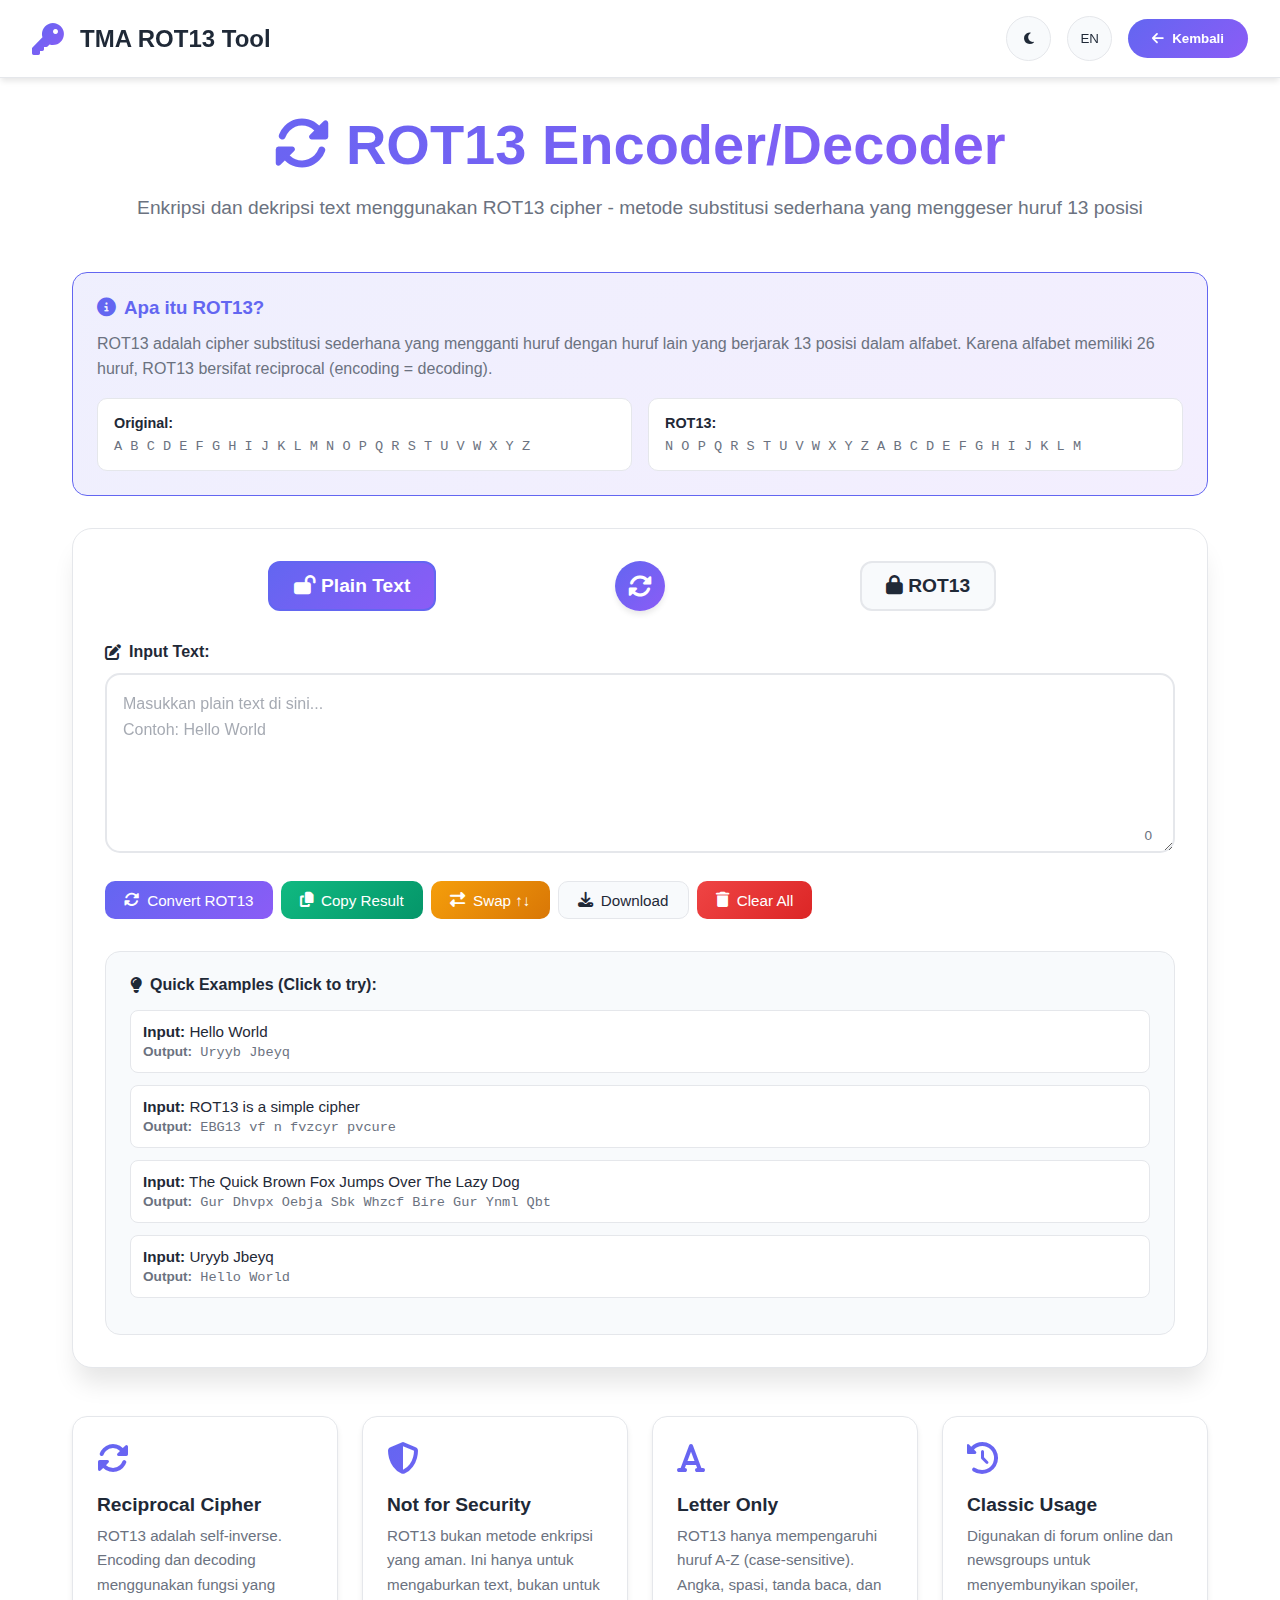
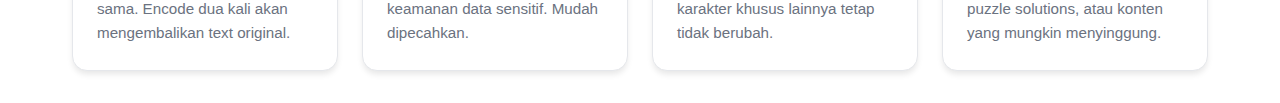
<file: tools/rot13.html>
<!DOCTYPE html>
<html lang="id">
<head>
    <meta charset="UTF-8">
    <meta name="viewport" content="width=device-width, initial-scale=1.0">
    <title>TMA - ROT13 Encoder/Decoder</title>
    <link href="https://cdnjs.cloudflare.com/ajax/libs/font-awesome/6.4.0/css/all.min.css" rel="stylesheet">
    <style>
        :root {
            --primary-color: #6366f1;
            --secondary-color: #8b5cf6;
            --accent-color: #06b6d4;
            --success-color: #10b981;
            --danger-color: #ef4444;
            --warning-color: #f59e0b;
            --text-primary: #1f2937;
            --text-secondary: #6b7280;
            --bg-primary: #ffffff;
            --bg-secondary: #f8fafc;
            --bg-card: #ffffff;
            --border-color: #e5e7eb;
            --shadow: 0 4px 6px -1px rgb(0 0 0 / 0.1);
            --shadow-md: 0 10px 15px -3px rgb(0 0 0 / 0.1);
            --shadow-lg: 0 20px 25px -5px rgb(0 0 0 / 0.1);
        }

        [data-theme="dark"] {
            --text-primary: #f9fafb;
            --text-secondary: #d1d5db;
            --bg-primary: #0f172a;
            --bg-secondary: #1e293b;
            --bg-card: #1e293b;
            --border-color: #334155;
        }

        * {
            margin: 0;
            padding: 0;
            box-sizing: border-box;
            font-family: -apple-system, BlinkMacSystemFont, 'Segoe UI', Roboto, sans-serif;
        }

        body {
            background-color: var(--bg-primary);
            color: var(--text-primary);
            min-height: 100vh;
            transition: all 0.3s ease;
        }

        .navbar {
            background-color: var(--bg-card);
            backdrop-filter: blur(20px);
            padding: 1rem 2rem;
            position: fixed;
            width: 100%;
            top: 0;
            z-index: 1000;
            box-shadow: var(--shadow);
            border-bottom: 1px solid var(--border-color);
        }

        .nav-content {
            max-width: 1400px;
            margin: 0 auto;
            display: flex;
            justify-content: space-between;
            align-items: center;
        }

        .logo {
            display: flex;
            align-items: center;
            gap: 1rem;
            color: var(--text-primary);
        }

        .logo i {
            font-size: 2rem;
            background: linear-gradient(135deg, var(--primary-color), var(--secondary-color));
            -webkit-background-clip: text;
            -webkit-text-fill-color: transparent;
        }

        .logo h1 {
            font-size: 1.5rem;
        }

        .nav-actions {
            display: flex;
            align-items: center;
            gap: 1rem;
        }

        .theme-toggle, .lang-toggle {
            background: var(--bg-secondary);
            border: 1px solid var(--border-color);
            border-radius: 50%;
            width: 45px;
            height: 45px;
            display: flex;
            align-items: center;
            justify-content: center;
            cursor: pointer;
            color: var(--text-primary);
            transition: all 0.3s ease;
        }

        .theme-toggle:hover, .lang-toggle:hover {
            transform: scale(1.1);
            background: var(--bg-primary);
        }

        .back-button {
            background: linear-gradient(135deg, var(--primary-color), var(--secondary-color));
            color: white;
            border: none;
            padding: 0.75rem 1.5rem;
            border-radius: 50px;
            cursor: pointer;
            font-weight: 600;
            display: flex;
            align-items: center;
            gap: 0.5rem;
            transition: all 0.3s ease;
        }

        .back-button:hover {
            transform: translateY(-2px);
            box-shadow: var(--shadow-md);
        }

        .container {
            max-width: 1200px;
            margin: 7rem auto 2rem;
            padding: 0 2rem;
        }

        .hero {
            text-align: center;
            color: var(--text-primary);
            margin-bottom: 3rem;
            animation: fadeIn 1s ease;
        }

        .hero h1 {
            font-size: clamp(2rem, 5vw, 3.5rem);
            margin-bottom: 1rem;
            background: linear-gradient(135deg, var(--primary-color), var(--secondary-color));
            -webkit-background-clip: text;
            -webkit-text-fill-color: transparent;
        }

        .hero p {
            font-size: clamp(1rem, 2vw, 1.2rem);
            color: var(--text-secondary);
            line-height: 1.6;
        }

        .converter-container {
            background: var(--bg-card);
            border-radius: 20px;
            padding: 2rem;
            box-shadow: var(--shadow-lg);
            border: 1px solid var(--border-color);
            animation: slideIn 0.5s ease;
        }

        .conversion-header {
            display: flex;
            align-items: center;
            justify-content: space-between;
            margin-bottom: 2rem;
            gap: 1rem;
            flex-wrap: wrap;
        }

        .conversion-type {
            flex: 1;
            min-width: 120px;
            text-align: center;
        }

        .type-label {
            font-size: 1.2rem;
            font-weight: 600;
            color: var(--text-primary);
            padding: 0.75rem 1.5rem;
            background: var(--bg-secondary);
            border-radius: 12px;
            display: inline-block;
            border: 2px solid var(--border-color);
            transition: all 0.3s ease;
        }

        .type-label.active {
            background: linear-gradient(135deg, var(--primary-color), var(--secondary-color));
            color: white;
            border-color: var(--primary-color);
        }

        .switch-button {
            background: linear-gradient(135deg, var(--primary-color), var(--secondary-color));
            color: white;
            border: none;
            width: 50px;
            height: 50px;
            border-radius: 50%;
            cursor: pointer;
            display: flex;
            align-items: center;
            justify-content: center;
            transition: all 0.4s ease;
            box-shadow: var(--shadow);
        }

        .switch-button:hover {
            transform: rotate(180deg) scale(1.1);
            box-shadow: var(--shadow-md);
        }

        .switch-button:active {
            transform: rotate(180deg) scale(0.95);
        }

        .switch-button i {
            font-size: 1.5rem;
        }

        .input-section {
            margin-bottom: 1.5rem;
        }

        .input-wrapper {
            position: relative;
        }

        .input-label {
            font-weight: 600;
            color: var(--text-primary);
            margin-bottom: 0.75rem;
            display: flex;
            align-items: center;
            gap: 0.5rem;
        }

        .input-area {
            width: 100%;
            min-height: 180px;
            padding: 1rem;
            border: 2px solid var(--border-color);
            border-radius: 15px;
            font-size: 1rem;
            transition: all 0.3s ease;
            background: var(--bg-primary);
            color: var(--text-primary);
            resize: vertical;
            line-height: 1.6;
        }

        .input-area:focus {
            outline: none;
            border-color: var(--primary-color);
            box-shadow: 0 0 0 3px rgba(99, 102, 241, 0.2);
        }

        .input-area::placeholder {
            color: var(--text-secondary);
            opacity: 0.6;
        }

        .char-count {
            position: absolute;
            bottom: 10px;
            right: 15px;
            font-size: 0.85rem;
            color: var(--text-secondary);
            background: var(--bg-card);
            padding: 0.25rem 0.5rem;
            border-radius: 5px;
        }

        .action-buttons {
            display: flex;
            gap: 0.5rem;
            margin-bottom: 1.5rem;
            flex-wrap: wrap;
        }

        .action-btn {
            padding: 0.6rem 1.2rem;
            background: var(--bg-secondary);
            color: var(--text-primary);
            border: 1px solid var(--border-color);
            border-radius: 10px;
            cursor: pointer;
            font-size: 0.95rem;
            transition: all 0.3s ease;
            display: flex;
            align-items: center;
            gap: 0.5rem;
            font-weight: 500;
        }

        .action-btn:hover {
            background: var(--bg-primary);
            transform: translateY(-2px);
            box-shadow: var(--shadow);
        }

        .action-btn.primary {
            background: linear-gradient(135deg, var(--primary-color), var(--secondary-color));
            color: white;
            border: none;
        }

        .action-btn.primary:hover {
            box-shadow: var(--shadow-md);
        }

        .action-btn.danger {
            background: linear-gradient(135deg, var(--danger-color), #dc2626);
            color: white;
            border: none;
        }

        .action-btn.success {
            background: linear-gradient(135deg, var(--success-color), #059669);
            color: white;
            border: none;
        }

        .action-btn.warning {
            background: linear-gradient(135deg, var(--warning-color), #d97706);
            color: white;
            border: none;
        }

        .output-section {
            margin-top: 1.5rem;
            padding: 1.5rem;
            background: var(--bg-secondary);
            border-radius: 15px;
            border-left: 4px solid var(--primary-color);
        }

        .output-label {
            font-weight: 600;
            color: var(--text-primary);
            margin-bottom: 1rem;
            display: flex;
            align-items: center;
            gap: 0.5rem;
        }

        .output-content {
            color: var(--text-primary);
            line-height: 1.8;
            word-break: break-word;
            white-space: pre-wrap;
            max-height: 400px;
            overflow-y: auto;
            padding: 1rem;
            background: var(--bg-card);
            border-radius: 10px;
            border: 1px solid var(--border-color);
        }

        .rot13-info {
            background: linear-gradient(135deg, rgba(99, 102, 241, 0.1), rgba(139, 92, 246, 0.1));
            border: 1px solid var(--primary-color);
            border-radius: 15px;
            padding: 1.5rem;
            margin-bottom: 2rem;
        }

        .rot13-info h3 {
            color: var(--primary-color);
            margin-bottom: 0.75rem;
            display: flex;
            align-items: center;
            gap: 0.5rem;
        }

        .rot13-info p {
            color: var(--text-secondary);
            line-height: 1.6;
            margin-bottom: 0.5rem;
        }

        .rot13-alphabet {
            display: grid;
            grid-template-columns: repeat(2, 1fr);
            gap: 1rem;
            margin-top: 1rem;
        }

        .alphabet-box {
            background: var(--bg-card);
            padding: 1rem;
            border-radius: 10px;
            border: 1px solid var(--border-color);
        }

        .alphabet-box h4 {
            color: var(--text-primary);
            margin-bottom: 0.5rem;
            font-size: 0.9rem;
        }

        .alphabet-text {
            font-family: 'Courier New', monospace;
            color: var(--text-secondary);
            font-size: 0.85rem;
            word-break: break-all;
        }

        .info-cards {
            display: grid;
            grid-template-columns: repeat(auto-fit, minmax(250px, 1fr));
            gap: 1.5rem;
            margin-top: 3rem;
        }

        .info-card {
            background: var(--bg-card);
            border-radius: 15px;
            padding: 1.5rem;
            box-shadow: var(--shadow);
            border: 1px solid var(--border-color);
            transition: all 0.3s ease;
        }

        .info-card:hover {
            transform: translateY(-5px);
            box-shadow: var(--shadow-md);
        }

        .info-card-icon {
            font-size: 2rem;
            margin-bottom: 1rem;
            background: linear-gradient(135deg, var(--primary-color), var(--secondary-color));
            -webkit-background-clip: text;
            -webkit-text-fill-color: transparent;
        }

        .info-card h3 {
            font-size: 1.2rem;
            margin-bottom: 0.5rem;
            color: var(--text-primary);
        }

        .info-card p {
            color: var(--text-secondary);
            line-height: 1.6;
            font-size: 0.95rem;
        }

        .stats-bar {
            display: flex;
            gap: 1.5rem;
            margin-top: 1rem;
            padding: 1rem;
            background: var(--bg-card);
            border-radius: 10px;
            border: 1px solid var(--border-color);
            flex-wrap: wrap;
        }

        .stat-item {
            display: flex;
            flex-direction: column;
            gap: 0.25rem;
        }

        .stat-label {
            font-size: 0.85rem;
            color: var(--text-secondary);
        }

        .stat-value {
            font-size: 1.2rem;
            font-weight: 600;
            color: var(--primary-color);
        }

        .example-section {
            margin-top: 2rem;
            padding: 1.5rem;
            background: var(--bg-secondary);
            border-radius: 15px;
            border: 1px solid var(--border-color);
        }

        .example-title {
            font-weight: 600;
            color: var(--text-primary);
            margin-bottom: 1rem;
            display: flex;
            align-items: center;
            gap: 0.5rem;
        }

        .example-item {
            padding: 0.75rem;
            background: var(--bg-card);
            border-radius: 8px;
            margin-bottom: 0.75rem;
            cursor: pointer;
            transition: all 0.3s ease;
            border: 1px solid var(--border-color);
        }

        .example-item:hover {
            transform: translateX(5px);
            background: var(--bg-primary);
            border-color: var(--primary-color);
        }

        .example-text {
            color: var(--text-primary);
            font-size: 0.95rem;
            margin-bottom: 0.25rem;
        }

        .example-result {
            font-family: 'Courier New', monospace;
            color: var(--text-secondary);
            font-size: 0.85rem;
        }

        @keyframes fadeIn {
            from { opacity: 0; transform: translateY(20px); }
            to { opacity: 1; transform: translateY(0); }
        }

        @keyframes slideIn {
            from { opacity: 0; transform: translateX(-20px); }
            to { opacity: 1; transform: translateX(0); }
        }

        @keyframes pulse {
            0%, 100% { transform: scale(1); }
            50% { transform: scale(1.05); }
        }

        @media (max-width: 768px) {
            .navbar {
                padding: 1rem;
            }

            .nav-content {
                flex-wrap: wrap;
                gap: 1rem;
            }

            .logo h1 {
                font-size: 1.2rem;
            }

            .nav-actions {
                order: 3;
                width: 100%;
                justify-content: space-between;
            }

            .back-button {
                flex: 1;
            }

            .container {
                margin-top: 10rem;
                padding: 0 1rem;
            }

            .conversion-header {
                flex-direction: column;
            }

            .switch-button {
                transform: rotate(90deg);
            }

            .switch-button:hover {
                transform: rotate(270deg) scale(1.1);
            }

            .info-cards {
                grid-template-columns: 1fr;
            }

            .action-buttons {
                flex-direction: column;
            }

            .action-btn {
                width: 100%;
                justify-content: center;
            }

            .stats-bar {
                flex-direction: column;
                gap: 1rem;
            }

            .rot13-alphabet {
                grid-template-columns: 1fr;
            }
        }
    </style>
</head>
<body>
    <nav class="navbar">
        <div class="nav-content">
            <div class="logo">
                <i class="fas fa-key"></i>
                <h1 data-id="TMA ROT13 Tool" data-en="TMA ROT13 Tool">TMA ROT13 Tool</h1>
            </div>
            <div class="nav-actions">
                <button class="theme-toggle" onclick="toggleTheme()" title="Toggle Theme">
                    <i class="fas fa-moon"></i>
                </button>
                <button class="lang-toggle" onclick="toggleLanguage()" title="Change Language">
                    <span>EN</span>
                </button>
                <button class="back-button" onclick="window.history.back()">
                    <i class="fas fa-arrow-left"></i>
                    <span data-id="Kembali" data-en="Back">Kembali</span>
                </button>
            </div>
        </div>
    </nav>

    <div class="container">
        <section class="hero">
            <h1>
                <i class="fas fa-sync-alt"></i> 
                <span data-id="ROT13 Encoder/Decoder" data-en="ROT13 Encoder/Decoder">ROT13 Encoder/Decoder</span>
            </h1>
            <p data-id="Enkripsi dan dekripsi text menggunakan ROT13 cipher - metode substitusi sederhana yang menggeser huruf 13 posisi" data-en="Encrypt and decrypt text using ROT13 cipher - a simple substitution method that shifts letters by 13 positions">
                Enkripsi dan dekripsi text menggunakan ROT13 cipher - metode substitusi sederhana yang menggeser huruf 13 posisi
            </p>
        </section>

        <!-- ROT13 Info Box -->
        <div class="rot13-info">
            <h3>
                <i class="fas fa-info-circle"></i>
                <span data-id="Apa itu ROT13?" data-en="What is ROT13?">Apa itu ROT13?</span>
            </h3>
            <p data-id="ROT13 adalah cipher substitusi sederhana yang mengganti huruf dengan huruf lain yang berjarak 13 posisi dalam alfabet. Karena alfabet memiliki 26 huruf, ROT13 bersifat reciprocal (encoding = decoding)." data-en="ROT13 is a simple substitution cipher that replaces letters with letters 13 positions away in the alphabet. Since the alphabet has 26 letters, ROT13 is reciprocal (encoding = decoding).">
                ROT13 adalah cipher substitusi sederhana yang mengganti huruf dengan huruf lain yang berjarak 13 posisi dalam alfabet. Karena alfabet memiliki 26 huruf, ROT13 bersifat reciprocal (encoding = decoding).
            </p>
            
            <div class="rot13-alphabet">
                <div class="alphabet-box">
                    <h4 data-id="Original:" data-en="Original:">Original:</h4>
                    <div class="alphabet-text">A B C D E F G H I J K L M N O P Q R S T U V W X Y Z</div>
                </div>
                <div class="alphabet-box">
                    <h4 data-id="ROT13:" data-en="ROT13:">ROT13:</h4>
                    <div class="alphabet-text">N O P Q R S T U V W X Y Z A B C D E F G H I J K L M</div>
                </div>
            </div>
        </div>

        <div class="converter-container">
            <!-- Conversion Header with Switch -->
            <div class="conversion-header">
                <div class="conversion-type">
                    <div class="type-label active" id="sourceLabel">
                        <i class="fas fa-lock-open"></i>
                        <span data-id="Plain Text" data-en="Plain Text">Plain Text</span>
                    </div>
                </div>
                
                <button class="switch-button" onclick="switchConversion()" title="Switch Conversion">
                    <i class="fas fa-sync-alt"></i>
                </button>
                
                <div class="conversion-type">
                    <div class="type-label" id="targetLabel">
                        <i class="fas fa-lock"></i>
                        <span data-id="ROT13" data-en="ROT13">ROT13</span>
                    </div>
                </div>
            </div>

            <!-- Input Section -->
            <div class="input-section">
                <div class="input-label">
                    <i class="fas fa-edit"></i>
                    <span data-id="Input Text:" data-en="Input Text:">Input Text:</span>
                </div>
                <div class="input-wrapper">
                    <textarea 
                        class="input-area" 
                        id="inputText" 
                        placeholder="Masukkan text di sini..."
                        oninput="autoConvert()"
                    ></textarea>
                    <div class="char-count" id="charCount">0</div>
                </div>
            </div>

            <!-- Action Buttons -->
            <div class="action-buttons">
                <button class="action-btn primary" onclick="convert()">
                    <i class="fas fa-sync-alt"></i>
                    <span data-id="Convert ROT13" data-en="Convert ROT13">Convert ROT13</span>
                </button>
                <button class="action-btn success" onclick="copyOutput()">
                    <i class="fas fa-copy"></i>
                    <span data-id="Copy Result" data-en="Copy Result">Copy Result</span>
                </button>
                <button class="action-btn warning" onclick="swapTextareas()">
                    <i class="fas fa-exchange-alt"></i>
                    <span data-id="Swap ↑↓" data-en="Swap ↑↓">Swap ↑↓</span>
                </button>
                <button class="action-btn" onclick="downloadResult()">
                    <i class="fas fa-download"></i>
                    <span data-id="Download" data-en="Download">Download</span>
                </button>
                <button class="action-btn danger" onclick="clearAll()">
                    <i class="fas fa-trash"></i>
                    <span data-id="Clear All" data-en="Clear All">Clear All</span>
                </button>
            </div>

            <!-- Output Section -->
            <div class="output-section" id="outputSection" style="display: none;">
                <div class="output-label">
                    <i class="fas fa-check-circle"></i>
                    <span data-id="Result:" data-en="Result:">Result:</span>
                </div>
                <div class="output-content" id="outputText"></div>
                
                <!-- Stats Bar -->
                <div class="stats-bar" id="statsBar">
                    <div class="stat-item">
                        <span class="stat-label" data-id="Characters" data-en="Characters">Characters</span>
                        <span class="stat-value" id="charStats">0</span>
                    </div>
                    <div class="stat-item">
                        <span class="stat-label" data-id="Letters" data-en="Letters">Letters</span>
                        <span class="stat-value" id="letterStats">0</span>
                    </div>
                    <div class="stat-item">
                        <span class="stat-label" data-id="Words" data-en="Words">Words</span>
                        <span class="stat-value" id="wordStats">0</span>
                    </div>
                    <div class="stat-item">
                        <span class="stat-label" data-id="Transformed" data-en="Transformed">Transformed</span>
                        <span class="stat-value" id="transformStats">0</span>
                    </div>
                </div>
            </div>

            <!-- Example Section -->
            <div class="example-section">
                <div class="example-title">
                    <i class="fas fa-lightbulb"></i>
                    <span data-id="Quick Examples (Click to try):" data-en="Quick Examples (Click to try):">Quick Examples (Click to try):</span>
                </div>
                <div class="example-item" onclick="loadExample('Hello World')">
                    <div class="example-text">
                        <strong data-id="Input:" data-en="Input:">Input:</strong> Hello World
                    </div>
                    <div class="example-result">
                        <strong data-id="Output:" data-en="Output:">Output:</strong> Uryyb Jbeyq
                    </div>
                </div>
                <div class="example-item" onclick="loadExample('ROT13 is a simple cipher')">
                    <div class="example-text">
                        <strong data-id="Input:" data-en="Input:">Input:</strong> ROT13 is a simple cipher
                    </div>
                    <div class="example-result">
                        <strong data-id="Output:" data-en="Output:">Output:</strong> EBG13 vf n fvzcyr pvcure
                    </div>
                </div>
                <div class="example-item" onclick="loadExample('The Quick Brown Fox Jumps Over The Lazy Dog')">
                    <div class="example-text">
                        <strong data-id="Input:" data-en="Input:">Input:</strong> The Quick Brown Fox Jumps Over The Lazy Dog
                    </div>
                    <div class="example-result">
                        <strong data-id="Output:" data-en="Output:">Output:</strong> Gur Dhvpx Oebja Sbk Whzcf Bire Gur Ynml Qbt
                    </div>
                </div>
                <div class="example-item" onclick="loadExample('Uryyb Jbeyq')">
                    <div class="example-text">
                        <strong data-id="Input:" data-en="Input:">Input:</strong> Uryyb Jbeyq
                    </div>
                    <div class="example-result">
                        <strong data-id="Output:" data-en="Output:">Output:</strong> Hello World
                    </div>
                </div>
            </div>
        </div>

        <!-- Info Cards -->
        <div class="info-cards">
            <div class="info-card">
                <div class="info-card-icon">
                    <i class="fas fa-sync-alt"></i>
                </div>
                <h3 data-id="Reciprocal Cipher" data-en="Reciprocal Cipher">Reciprocal Cipher</h3>
                <p data-id="ROT13 adalah self-inverse. Encoding dan decoding menggunakan fungsi yang sama. Encode dua kali akan mengembalikan text original." data-en="ROT13 is self-inverse. Encoding and decoding use the same function. Encoding twice returns the original text.">
                    ROT13 adalah self-inverse. Encoding dan decoding menggunakan fungsi yang sama. Encode dua kali akan mengembalikan text original.
                </p>
            </div>

            <div class="info-card">
                <div class="info-card-icon">
                    <i class="fas fa-shield-alt"></i>
                </div>
                <h3 data-id="Not for Security" data-en="Not for Security">Not for Security</h3>
                <p data-id="ROT13 bukan metode enkripsi yang aman. Ini hanya untuk mengaburkan text, bukan untuk keamanan data sensitif. Mudah dipecahkan." data-en="ROT13 is not a secure encryption method. It's only for obfuscating text, not for securing sensitive data. Easy to crack.">
                    ROT13 bukan metode enkripsi yang aman. Ini hanya untuk mengaburkan text, bukan untuk keamanan data sensitif. Mudah dipecahkan.
                </p>
            </div>

            <div class="info-card">
                <div class="info-card-icon">
                    <i class="fas fa-font"></i>
                </div>
                <h3 data-id="Letter Only" data-en="Letter Only">Letter Only</h3>
                <p data-id="ROT13 hanya mempengaruhi huruf A-Z (case-sensitive). Angka, spasi, tanda baca, dan karakter khusus lainnya tetap tidak berubah." data-en="ROT13 only affects letters A-Z (case-sensitive). Numbers, spaces, punctuation, and special characters remain unchanged.">
                    ROT13 hanya mempengaruhi huruf A-Z (case-sensitive). Angka, spasi, tanda baca, dan karakter khusus lainnya tetap tidak berubah.
                </p>
            </div>

            <div class="info-card">
                <div class="info-card-icon">
                    <i class="fas fa-history"></i>
                </div>
                <h3 data-id="Classic Usage" data-en="Classic Usage">Classic Usage</h3>
                <p data-id="Digunakan di forum online dan newsgroups untuk menyembunyikan spoiler, puzzle solutions, atau konten yang mungkin menyinggung." data-en="Used in online forums and newsgroups to hide spoilers, puzzle solutions, or potentially offensive content.">
                    Digunakan di forum online dan newsgroups untuk menyembunyikan spoiler, puzzle solutions, atau konten yang mungkin menyinggung.
                </p>
            </div>
        </div>
    </div>

    <script>
        let currentLang = localStorage.getItem('language') || 'id';
        let isEncoding = true;
        
        function initTheme() {
            const savedTheme = localStorage.getItem('theme');
            const prefersDark = window.matchMedia && window.matchMedia('(prefers-color-scheme: dark)').matches;
            const themeIcon = document.querySelector('.theme-toggle i');
            
            if (savedTheme === 'dark' || (!savedTheme && prefersDark)) {
                document.body.setAttribute('data-theme', 'dark');
                if (themeIcon) themeIcon.className = 'fas fa-sun';
            }
        }

        function toggleTheme() {
            const body = document.body;
            const themeIcon = document.querySelector('.theme-toggle i');
            
            if (body.getAttribute('data-theme') === 'dark') {
                body.removeAttribute('data-theme');
                themeIcon.className = 'fas fa-moon';
                localStorage.setItem('theme', 'light');
            } else {
                body.setAttribute('data-theme', 'dark');
                themeIcon.className = 'fas fa-sun';
                localStorage.setItem('theme', 'dark');
            }
        }

        function toggleLanguage() {
            const langButton = document.querySelector('.lang-toggle span');
            const elements = document.querySelectorAll('[data-id][data-en]');
            
            if (currentLang === 'id') {
                currentLang = 'en';
                langButton.textContent = 'ID';
                elements.forEach(el => {
                    const newText = el.getAttribute('data-en');
                    if (newText) el.textContent = newText;
                });
            } else {
                currentLang = 'id';
                langButton.textContent = 'EN';
                elements.forEach(el => {
                    const newText = el.getAttribute('data-id');
                    if (newText) el.textContent = newText;
                });
            }
            localStorage.setItem('language', currentLang);
            updatePlaceholder();
        }

        function initLanguage() {
            if (currentLang === 'en') {
                const langButton = document.querySelector('.lang-toggle span');
                langButton.textContent = 'ID';
                const elements = document.querySelectorAll('[data-id][data-en]');
                elements.forEach(el => {
                    const newText = el.getAttribute('data-en');
                    if (newText) el.textContent = newText;
                });
            }
            updatePlaceholder();
        }

        function updatePlaceholder() {
            const input = document.getElementById('inputText');
            if (isEncoding) {
                input.placeholder = currentLang === 'id' ? 
                    'Masukkan plain text di sini...\nContoh: Hello World' : 
                    'Enter plain text here...\nExample: Hello World';
            } else {
                input.placeholder = currentLang === 'id' ? 
                    'Masukkan ROT13 encoded text di sini...\nContoh: Uryyb Jbeyq' : 
                    'Enter ROT13 encoded text here...\nExample: Uryyb Jbeyq';
            }
        }

        function switchConversion() {
            isEncoding = !isEncoding;
            
            const sourceLabel = document.getElementById('sourceLabel');
            const targetLabel = document.getElementById('targetLabel');
            
            // Toggle active class
            sourceLabel.classList.toggle('active');
            targetLabel.classList.toggle('active');
            
            // Update labels
            const sourceSpan = sourceLabel.querySelector('span');
            const targetSpan = targetLabel.querySelector('span');
            
            if (isEncoding) {
                sourceSpan.setAttribute('data-id', 'Plain Text');
                sourceSpan.setAttribute('data-en', 'Plain Text');
                targetSpan.setAttribute('data-id', 'ROT13');
                targetSpan.setAttribute('data-en', 'ROT13');
                sourceLabel.querySelector('i').className = 'fas fa-lock-open';
                targetLabel.querySelector('i').className = 'fas fa-lock';
            } else {
                sourceSpan.setAttribute('data-id', 'ROT13');
                sourceSpan.setAttribute('data-en', 'ROT13');
                targetSpan.setAttribute('data-id', 'Plain Text');
                targetSpan.setAttribute('data-en', 'Plain Text');
                sourceLabel.querySelector('i').className = 'fas fa-lock';
                targetLabel.querySelector('i').className = 'fas fa-lock-open';
            }
            
            // Update text based on current language
            if (currentLang === 'id') {
                sourceSpan.textContent = sourceSpan.getAttribute('data-id');
                targetSpan.textContent = targetSpan.getAttribute('data-id');
            } else {
                sourceSpan.textContent = sourceSpan.getAttribute('data-en');
                targetSpan.textContent = targetSpan.getAttribute('data-en');
            }
            
            // Swap input and output content
            const input = document.getElementById('inputText');
            const output = document.getElementById('outputText');
            
            if (output.textContent) {
                const temp = output.textContent;
                input.value = temp;
                output.textContent = '';
            } else {
                input.value = '';
            }
            
            updatePlaceholder();
            updateCharCount();
            
            // Auto convert if there's content
            if (input.value.trim()) {
                convert();
            } else {
                document.getElementById('outputSection').style.display = 'none';
            }
        }

        function rot13(text) {
            return text.replace(/[a-zA-Z]/g, function(char) {
                const start = char <= 'Z' ? 65 : 97;
                return String.fromCharCode(start + (char.charCodeAt(0) - start + 13) % 26);
            });
        }

        function convert() {
            const input = document.getElementById('inputText').value;
            const outputSection = document.getElementById('outputSection');
            const outputText = document.getElementById('outputText');
            
            if (!input.trim()) {
                outputSection.style.display = 'none';
                return;
            }
            
            try {
                const result = rot13(input);
                outputText.textContent = result;
                
                // Update stats
                updateStats(input, result);
                
                outputSection.style.display = 'block';
            } catch (error) {
                outputText.textContent = currentLang === 'id' ? 
                    'Error: Terjadi kesalahan saat konversi!' : 
                    'Error: An error occurred during conversion!';
                outputSection.style.display = 'block';
            }
        }

        function updateStats(input, output) {
            const charStats = document.getElementById('charStats');
            const letterStats = document.getElementById('letterStats');
            const wordStats = document.getElementById('wordStats');
            const transformStats = document.getElementById('transformStats');
            
            // Count characters
            charStats.textContent = input.length;
            
            // Count letters (only A-Z, a-z)
            const letterCount = (input.match(/[a-zA-Z]/g) || []).length;
            letterStats.textContent = letterCount;
            
            // Count words
            const words = input.trim().split(/\s+/).filter(w => w).length;
            wordStats.textContent = words;
            
            // Count transformed characters
            let transformedCount = 0;
            for (let i = 0; i < input.length; i++) {
                if (/[a-zA-Z]/.test(input[i])) {
                    transformedCount++;
                }
            }
            transformStats.textContent = transformedCount;
        }

        function autoConvert() {
            updateCharCount();
            // Add small delay for better performance
            clearTimeout(window.convertTimeout);
            window.convertTimeout = setTimeout(() => {
                convert();
            }, 300);
        }

        function updateCharCount() {
            const input = document.getElementById('inputText').value;
            const count = input.length;
            document.getElementById('charCount').textContent = count.toLocaleString();
        }

        function copyOutput() {
            const output = document.getElementById('outputText');
            const text = output.textContent;
            
            if (!text) {
                alert(currentLang === 'id' ? 'Tidak ada hasil untuk dicopy!' : 'No result to copy!');
                return;
            }
            
            navigator.clipboard.writeText(text).then(() => {
                // Show success feedback
                const btn = event.target.closest('.action-btn');
                const originalHTML = btn.innerHTML;
                btn.innerHTML = '<i class="fas fa-check"></i> ' + 
                    (currentLang === 'id' ? 'Tersalin!' : 'Copied!');
                
                setTimeout(() => {
                    btn.innerHTML = originalHTML;
                }, 2000);
            }).catch(() => {
                alert(currentLang === 'id' ? 'Gagal menyalin!' : 'Failed to copy!');
            });
        }

        function swapTextareas() {
            const input = document.getElementById('inputText');
            const output = document.getElementById('outputText');
            
            if (!output.textContent) {
                alert(currentLang === 'id' ? 
                    'Tidak ada output untuk di-swap!' : 
                    'No output to swap!');
                return;
            }
            
            const temp = input.value;
            input.value = output.textContent;
            output.textContent = temp ? rot13(temp) : '';
            
            updateCharCount();
            
            // Show animation
            const btn = event.target.closest('.action-btn');
            btn.style.animation = 'pulse 0.5s ease';
            setTimeout(() => {
                btn.style.animation = '';
            }, 500);
        }

        function clearAll() {
            if (confirm(currentLang === 'id' ? 
                'Apakah Anda yakin ingin menghapus semua data?' : 
                'Are you sure you want to clear all data?')) {
                document.getElementById('inputText').value = '';
                document.getElementById('outputText').textContent = '';
                document.getElementById('outputSection').style.display = 'none';
                updateCharCount();
            }
        }

        function downloadResult() {
            const output = document.getElementById('outputText').textContent;
            
            if (!output) {
                alert(currentLang === 'id' ? 'Tidak ada hasil untuk didownload!' : 'No result to download!');
                return;
            }
            
            const filename = 'rot13_output.txt';
            
            const blob = new Blob([output], { type: 'text/plain;charset=utf-8' });
            const url = URL.createObjectURL(blob);
            const a = document.createElement('a');
            a.href = url;
            a.download = filename;
            document.body.appendChild(a);
            a.click();
            document.body.removeChild(a);
            URL.revokeObjectURL(url);
            
            // Show success message
            const btn = event.target.closest('.action-btn');
            const originalHTML = btn.innerHTML;
            btn.innerHTML = '<i class="fas fa-check"></i> ' + 
                (currentLang === 'id' ? 'Downloaded!' : 'Downloaded!');
            
            setTimeout(() => {
                btn.innerHTML = originalHTML;
            }, 2000);
        }

        function loadExample(text) {
            const input = document.getElementById('inputText');
            input.value = text;
            
            updateCharCount();
            convert();
            
            // Scroll to input
            input.scrollIntoView({ behavior: 'smooth', block: 'center' });
            
            // Highlight input briefly
            input.style.borderColor = 'var(--primary-color)';
            input.style.boxShadow = '0 0 0 3px rgba(99, 102, 241, 0.3)';
            
            setTimeout(() => {
                input.style.borderColor = '';
                input.style.boxShadow = '';
            }, 1000);
        }

        // Initialize
        document.addEventListener('DOMContentLoaded', () => {
            initTheme();
            initLanguage();
            
            // Add keyboard shortcuts
            document.addEventListener('keydown', (e) => {
                // Ctrl/Cmd + Enter to convert
                if ((e.ctrlKey || e.metaKey) && e.key === 'Enter') {
                    e.preventDefault();
                    convert();
                }
                
                // Ctrl/Cmd + K to clear
                if ((e.ctrlKey || e.metaKey) && e.key === 'k') {
                    e.preventDefault();
                    clearAll();
                }
                
                // Ctrl/Cmd + S to switch
                if ((e.ctrlKey || e.metaKey) && e.key === 's') {
                    e.preventDefault();
                    switchConversion();
                }
                
                // Ctrl/Cmd + D to download
                if ((e.ctrlKey || e.metaKey) && e.key === 'd') {
                    e.preventDefault();
                    downloadResult();
                }
                
                // Ctrl/Cmd + Shift + X to swap
                if ((e.ctrlKey || e.metaKey) && e.shiftKey && e.key === 'X') {
                    e.preventDefault();
                    swapTextareas();
                }
            });

            // Add copy on double click output
            const outputText = document.getElementById('outputText');
            outputText.addEventListener('dblclick', () => {
                copyOutput();
            });
        });
    </script>
</body>
</html>
</file>
<file: eror/style.css>
@import url(https://fonts.googleapis.com/css?family=Poppins:100,100italic,200,200italic,300,300italic,regular,italic,500,500italic,600,600italic,700,700italic,800,800italic,900,900italic);

* {
  margin: 0;
  padding: 0;
  box-sizing: border-box;
}
body {
  display: flex;
  align-items: center;
  justify-content: center;
  min-height: 100vh;
  text-align: center;
}
h1 {
  font-size: 90px;
}
img {
  width: 500px;
}
.text {
  font-family: "Poppins", sans-serif;
}
.text h2 {
  font-weight: 600;
  font-size: 30px;
}
.text p {
  font-size: 10px;
  font-weight: 300;
}

button {
  background: #009ec5;
  width: 200px;
  height: 40px;
  margin: 20px;
  border-radius: 20px;
  color: #fff;
  border: none;
  font-weight: 600;
}
</file>
